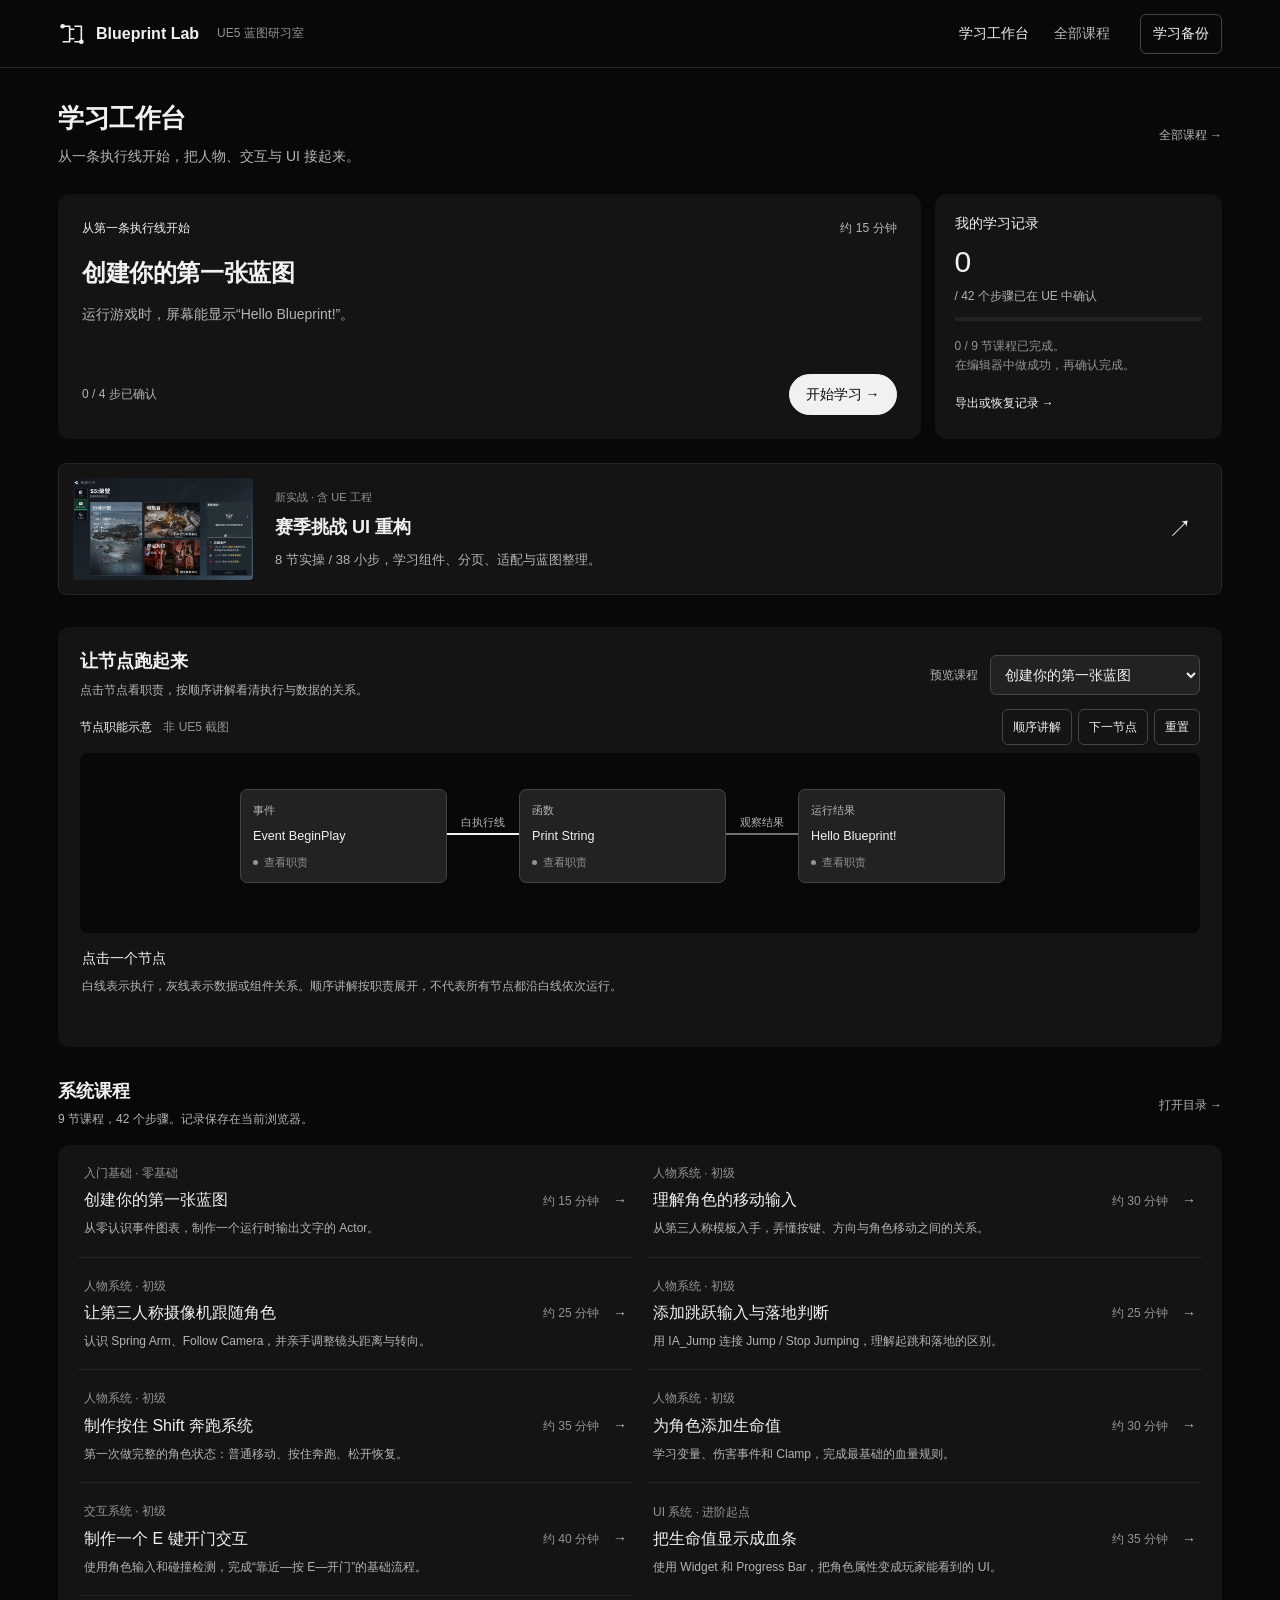
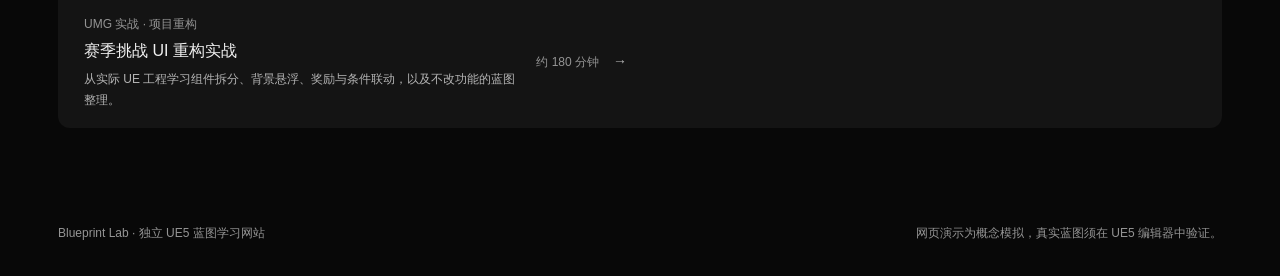
<file: index.html>
<!doctype html>
<html lang="zh-CN"><head><meta charset="utf-8"><meta name="viewport" content="width=device-width,initial-scale=1"><meta name="theme-color" content="#080808"><meta name="description" content="Blueprint Lab：交互式 UE5 蓝图学习工作台。9 节课程、42 个步骤，节点讲解、引脚说明与概念实验。"><title>学习工作台 — Blueprint Lab</title><link rel="icon" href="favicon.svg" type="image/svg+xml"><link rel="stylesheet" href="style.css?v=3.0.0"><link rel="stylesheet" href="dynamic.css?v=3.0.0"><link rel="stylesheet" href="season.css?v=3.1.0"></head><body data-page="home"><a class="skip-link" href="#main-content">跳到学习内容</a><header class="site-header"><nav class="wrap nav" aria-label="主导航"><a class="brand" href="index.html"><svg class="brand-logo" viewBox="0 0 36 36" fill="none" aria-hidden="true"><path d="M6 8h9v20H6M21 8h9v20h-9M15 12h6m-6 12h6" stroke="currentColor" stroke-width="2"/><circle cx="6" cy="8" r="3" fill="currentColor"/><circle cx="30" cy="28" r="3" fill="currentColor"/></svg><span>Blueprint Lab</span><small>UE5 蓝图研习室</small></a><div class="nav-links"><a class="active" aria-current="page" href="index.html">学习工作台</a><a  href="courses.html">全部课程</a></div><a class="nav-mobile" href="courses.html">课程目录</a><button class="backup-trigger" type="button" data-open-backup>学习备份</button></nav></header><main class="wrap workbench" id="main-content" tabindex="-1"><div class="workspace-title"><div><h1>学习工作台</h1><p>从一条执行线开始，把人物、交互与 UI 接起来。</p></div><a class="text-link" href="courses.html">全部课程 →</a></div><div class="home-continue" id="learning-return"></div><section class="home-live" aria-labelledby="live-title"><div class="section-heading"><div><h2 id="live-title">让节点跑起来</h2><p>点击节点看职责，按顺序讲解看清执行与数据的关系。</p></div><label class="course-picker">预览课程<select id="preview-course"></select></label></div><div id="home-graph"></div></section><section class="course-directory" aria-labelledby="home-course-title"><div class="section-heading"><div><h2 id="home-course-title">系统课程</h2><p>9 节课程，42 个步骤。记录保存在当前浏览器。</p></div><a class="text-link" href="courses.html">打开目录 →</a></div><div id="home-courses" class="course-grid"></div></section></main><footer class="site-footer"><div class="wrap footer-inner"><span>Blueprint Lab · 独立 UE5 蓝图学习网站</span><span>网页演示为概念模拟，真实蓝图须在 UE5 编辑器中验证。</span></div></footer><dialog id="backup-dialog" aria-labelledby="backup-title"><div class="dialog-head"><h2 id="backup-title">备份学习记录</h2><button type="button" data-close-backup>关闭</button></div><p>导出步骤勾选、阅读位置与笔记，换设备后可导入。记录只保存在你的浏览器与导出文件中。</p><div class="backup-actions"><button type="button" class="btn btn-primary" id="export-progress">导出备份</button><label class="btn btn-secondary" for="import-progress">选择备份文件</label><input class="sr-only" type="file" id="import-progress" accept=".json,application/json"></div><details class="paste-backup"><summary>也可以粘贴备份内容</summary><label for="backup-json">备份 JSON</label><textarea id="backup-json" rows="4" maxlength="200000" placeholder="粘贴本站导出的完整 JSON 内容"></textarea><button class="btn btn-secondary" type="button" id="restore-pasted">校验并恢复</button></details><p class="backup-help">导入会合并已完成步骤；已有笔记保留，不同内容追加到末尾。</p><p id="backup-feedback" role="status" aria-live="polite"></p></dialog><div id="storage-feedback" class="storage-feedback" role="status" hidden></div><noscript><p class="noscript">请开启 JavaScript 以使用课程、节点讲解与实验台。</p></noscript><script src="data.js?v=3.0.0" defer></script><script src="season-data.js?v=3.1.0" defer></script><script src="backup.js?v=3.0.0" defer></script><script src="app.js?v=3.0.0" defer></script><script src="graph.js?v=3.1.0" defer></script><script src="season-project.js?v=3.1.0" defer></script></body></html>
</file>
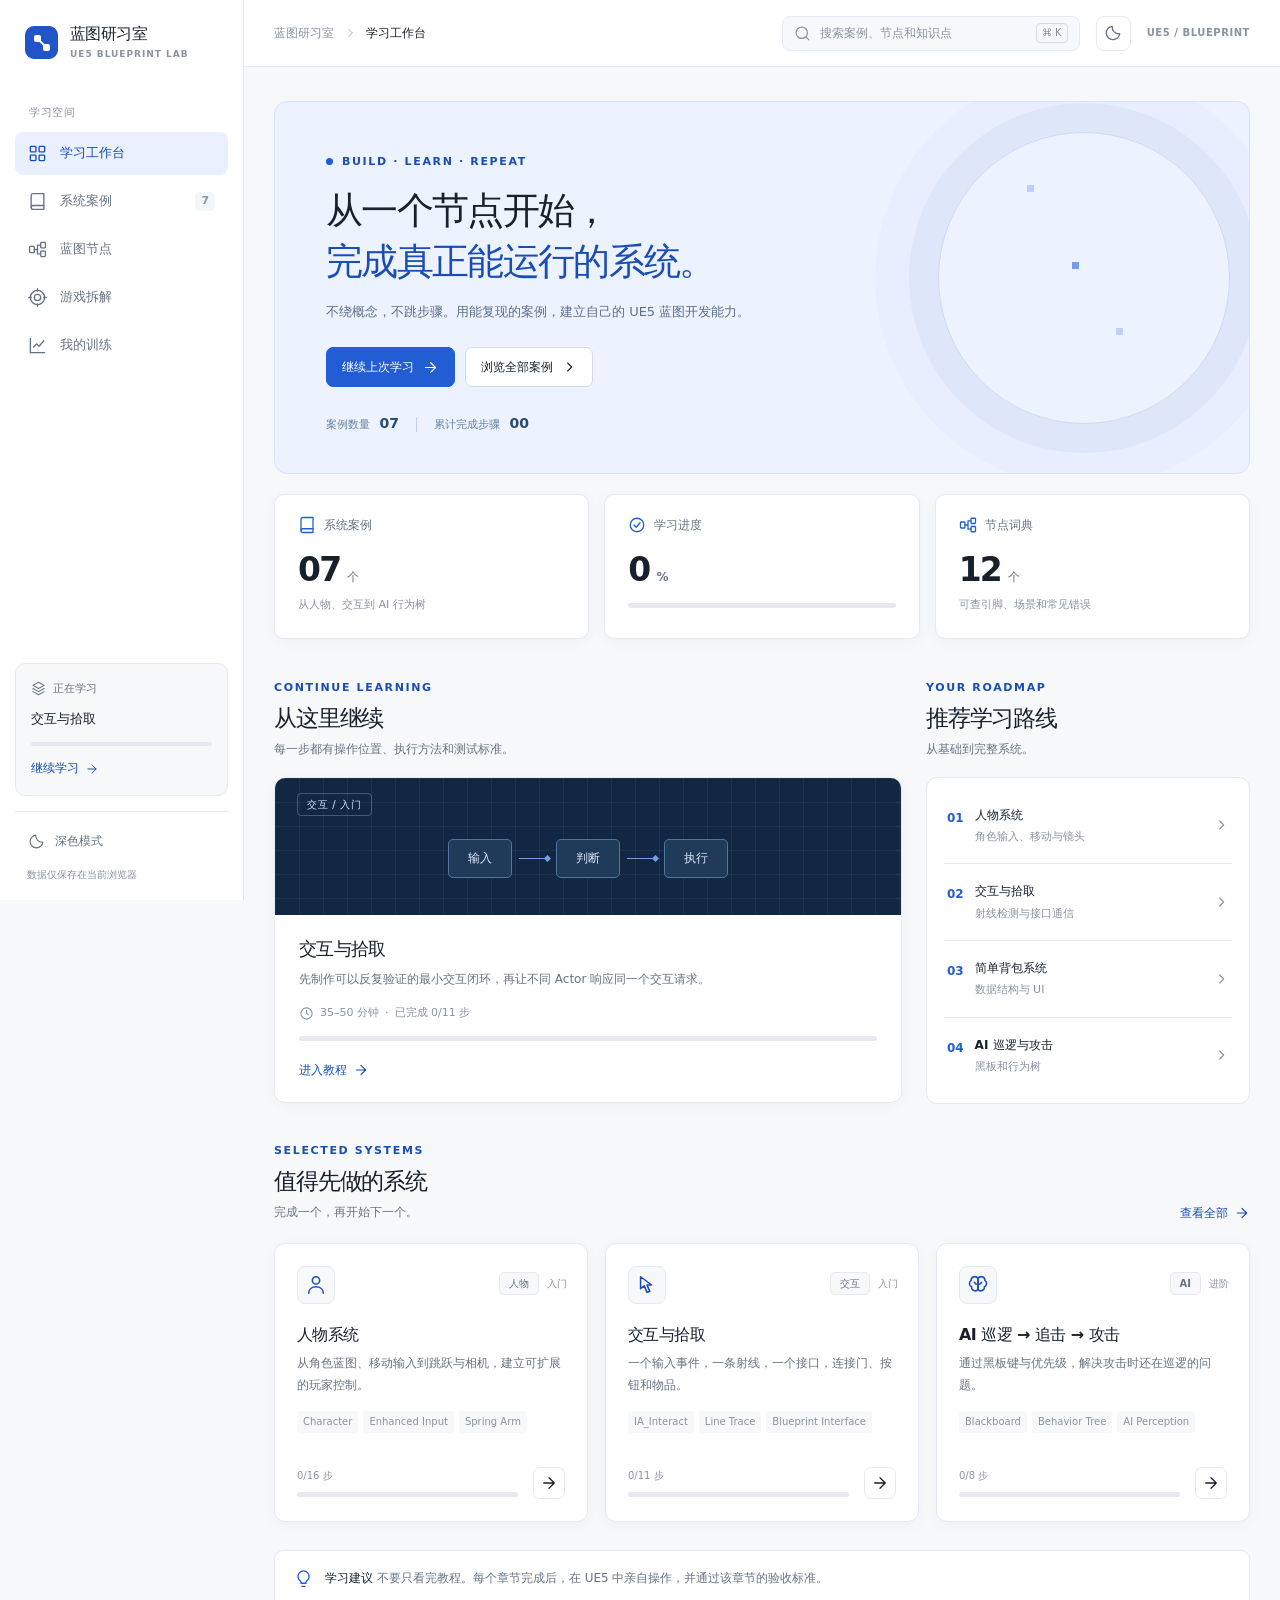
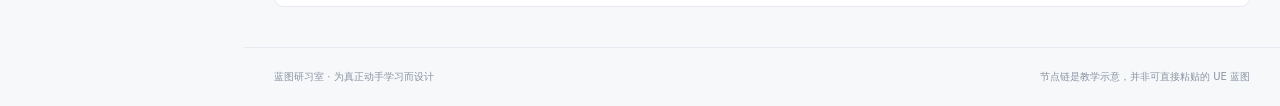
<file: %E8%93%9D%E5%9B%BE%E7%A0%94%E4%B9%A0%E5%AE%A4-UE5%E5%AD%A6%E4%B9%A0%E5%8A%A9%E6%89%8B-V2-%E5%8F%AF%E7%9B%B4%E6%8E%A5%E6%89%93%E5%BC%80.html>
<!doctype html>
<html lang="zh-CN">
<head>
  <meta charset="UTF-8" />
  <meta name="viewport" content="width=device-width, initial-scale=1, viewport-fit=cover" />
  <meta name="theme-color" content="#f7f8fa" />
  <meta name="description" content="蓝图研习室 · 用清晰、可复现的步骤学习 Unreal Engine 5 蓝图系统。" />
  <title>蓝图研习室 — UE5 Blueprint Lab</title>
  <style>
:root{color-scheme:light;--bg:#f7f8fa;--side:#fff;--card:#fff;--ink:#17202b;--muted:#677384;--tertiary:#8993a2;--line:#e6e9ef;--line-strong:#d5dae2;--accent:#235dd4;--accent-soft:#eaf0ff;--accent-ink:#194db4;--hover:#f3f6fa;--shadow:0 3px 15px rgba(19,33,56,.035);--radius:12px;--focus:0 0 0 3px #a8c5ff;--hero:#edf2ff;--blueprint:#122744;--blueprint-ink:#dce9fa}
:root[data-theme=dark]{color-scheme:dark;--bg:#101318;--side:#161a20;--card:#191e26;--ink:#eef0f6;--muted:#a0aab9;--tertiary:#788494;--line:#2b333d;--line-strong:#414957;--accent:#8cb4ff;--accent-soft:#22324d;--accent-ink:#a7caff;--hover:#202732;--shadow:0 3px 16px rgba(0,0,0,.1);--hero:#18263d;--blueprint:#0b1829;--blueprint-ink:#d3e5ff}
*{box-sizing:border-box}html{scroll-behavior:smooth}body{margin:0;background:var(--bg);color:var(--ink);font-family:Inter,"Noto Sans SC","PingFang SC","Microsoft YaHei",-apple-system,BlinkMacSystemFont,system-ui,sans-serif;font-size:14px;line-height:1.55;font-synthesis:none}button,input,textarea{font:inherit}button{cursor:pointer}button:disabled{cursor:not-allowed;opacity:.42}button:focus-visible,input:focus-visible,textarea:focus-visible,summary:focus-visible{outline:none;box-shadow:var(--focus)}a{color:inherit}svg{flex-shrink:0}h1,h2,h3,p{margin-top:0}h1,h2,h3{letter-spacing:-.035em}h1{font-size:40px;line-height:1.3}h2{font-size:26px;line-height:1.35}h3{font-size:18px;line-height:1.35}.sr-only{position:absolute;width:1px;height:1px;padding:0;margin:-1px;overflow:hidden;clip:rect(0,0,0,0);white-space:nowrap;border:0}
.site-shell{min-height:100vh;display:flex}.sidebar{width:244px;position:fixed;left:0;top:0;bottom:0;z-index:40;background:var(--side);border-right:1px solid var(--line);display:flex;flex-direction:column;padding:24px 15px 18px;overflow-y:auto}.page-frame{margin-left:244px;width:calc(100% - 244px);min-height:100vh;display:flex;flex-direction:column}.brand{display:flex;align-items:center;gap:12px;padding:1px 10px 44px;cursor:pointer}.brand-icon{display:grid;place-items:center;width:33px;height:33px;background:#2155c7;border:1px solid #2155c7;border-radius:9px;position:relative;box-shadow:inset 0 0 0 5px #2155c7}.brand-icon:before,.brand-icon:after,.brand-connect:before{content:"";position:absolute;background:white;border-radius:2px}.brand-icon:before{width:7px;height:7px;left:8px;top:8px}.brand-icon:after{width:7px;height:7px;right:7px;bottom:7px}.brand-connect:before{width:12px;height:2px;transform:rotate(43deg);top:16px;left:11px}.brand-txt{display:flex;flex-direction:column;line-height:1.15}.brand-txt strong{font-size:16px;letter-spacing:-.035em}.brand-txt small{font-size:9px;font-weight:700;letter-spacing:.11em;color:var(--tertiary);margin-top:6px}.sidebar-section{font-size:11px;font-weight:750;color:var(--tertiary);letter-spacing:.06em;padding:0 14px;margin-bottom:11px}.main-nav{display:flex;flex-direction:column;gap:5px}.nav-item{width:100%;text-align:left;border:0;border-radius:8px;background:transparent;color:var(--muted);display:flex;align-items:center;gap:13px;height:43px;padding:0 13px;font-size:13px;font-weight:620;transition:background .15s,color .15s}.nav-item:hover{background:var(--hover);color:var(--ink)}.nav-item.active{color:var(--accent-ink);background:var(--accent-soft)}.nav-item small{margin-left:auto;background:var(--hover);border-radius:5px;padding:1px 6px;color:var(--tertiary)}.sidebar-spacer{flex:1;min-height:45px}.sidebar-panel{border:1px solid var(--line);background:var(--bg);border-radius:10px;padding:16px 15px}.sidebar-panel-top{font-size:11px;color:var(--muted);display:flex;align-items:center;gap:7px;margin-bottom:12px}.sidebar-panel strong{display:block;font-size:13px;margin-bottom:13px}.sidebar-panel .meter{margin-bottom:11px}.subtle-action,.text-link{border:0;background:none;color:var(--accent-ink);font-weight:690;display:inline-flex;align-items:center;gap:6px;padding:0;font-size:12px}.subtle-action:hover,.text-link:hover{text-decoration:underline}.sidebar-footer{margin-top:15px;padding:12px 12px 0;border-top:1px solid var(--line)}.sidebar-footer button{width:100%;display:flex;align-items:center;gap:10px;border:0;background:transparent;color:var(--muted);text-align:left;padding:8px 1px;font-size:12px}.sidebar-footnote{color:var(--tertiary);font-size:10px;padding-top:8px}.topbar{height:67px;position:sticky;top:0;z-index:30;display:flex;align-items:center;justify-content:space-between;padding:0 44px;background:var(--card);border-bottom:1px solid var(--line)}.topbar-left,.topbar-actions,.crumb{display:flex;align-items:center}.crumb{gap:9px;font-size:12px}.crumb>span{color:var(--tertiary)}.crumb svg{color:#a7afbc}.crumb strong{font-weight:690}.topbar-actions{gap:16px}.search-trigger{height:35px;width:298px;border:1px solid var(--line);background:var(--bg);border-radius:8px;color:var(--tertiary);display:flex;align-items:center;gap:9px;padding:0 11px;font-size:12px}.search-trigger span{white-space:nowrap;overflow:hidden;text-overflow:ellipsis}.search-trigger kbd{margin-left:auto;border:1px solid var(--line-strong);padding:1px 5px;border-radius:4px;font-family:inherit;font-size:10px;white-space:nowrap}.icon-button{display:grid;place-items:center;width:35px;height:35px;background:transparent;color:var(--muted);border:1px solid var(--line);border-radius:8px}.icon-button:hover{background:var(--hover)}.version-tag{font-size:10px;letter-spacing:.055em;color:var(--tertiary);font-weight:750;white-space:nowrap}.mobile-menu{display:none}.main-content{flex:1}.container{width:min(1180px,calc(100% - 88px));margin:0 auto}.page-footer{display:flex;justify-content:space-between;gap:20px;padding:21px 44px;border-top:1px solid var(--line);color:var(--tertiary);font-size:10px}.eyebrow{font-size:11px;letter-spacing:.15em;font-weight:790;color:var(--accent-ink);text-transform:uppercase;display:flex;align-items:center;gap:9px}.eyebrow-dot{width:7px;height:7px;background:var(--accent);border-radius:50%}
/* workspace hero */
.hero{min-height:351px;padding:51px 51px 38px;margin-top:34px;background:var(--hero);border:1px solid #d8e3fa;border-radius:13px;position:relative;overflow:hidden}.hero:before{content:"";pointer-events:none;position:absolute;right:2%;top:8%;height:290px;width:290px;border:1px solid rgba(62,105,183,.18);border-radius:50%;box-shadow:0 0 0 29px rgba(62,105,183,.055),0 0 0 63px rgba(62,105,183,.028)}.hero:after{content:"";position:absolute;width:7px;height:7px;background:#779beb;right:170px;top:160px;box-shadow:-45px -77px 0 #bdcfff,44px 66px 0 #bdcfff}.hero>*{position:relative;z-index:1}.hero h1{font-size:37px;margin:15px 0 13px;font-weight:760;line-height:1.38;letter-spacing:-.045em}.hero h1 span{color:var(--accent-ink)}.hero>p{max-width:560px;color:#5c6f87;line-height:1.9;font-size:13px;margin-bottom:22px}.hero-actions{display:flex;gap:10px;flex-wrap:wrap}.button{border:1px solid var(--line-strong);background:var(--card);color:var(--ink);border-radius:7px;padding:10px 15px;min-height:38px;display:inline-flex;align-items:center;justify-content:center;gap:8px;font-size:12px;font-weight:730;transition:transform .1s,background .15s}.button:hover:not(:disabled){transform:translateY(-1px)}.button.primary{border-color:#235dd4;background:#235dd4;color:#fff}.button.primary:hover{background:#194db4}.button.secondary{background:var(--card)}.button.success{color:#197651;background:#e8f8f0;border-color:#bce9d2}.hero-index{display:flex;align-items:center;gap:17px;color:#66809b;font-size:11px;margin-top:26px}.hero-index strong{color:#294a73;font-size:14px;margin-left:6px}.hero-index .vline{height:15px;border-left:1px solid #c0d0e5}.stat-layout{display:grid;grid-template-columns:repeat(3,minmax(0,1fr));gap:15px;margin-top:20px}.stat-card{background:var(--card);border:1px solid var(--line);box-shadow:var(--shadow);border-radius:10px;padding:21px 23px;min-height:145px}.stat-card>span{display:flex;align-items:center;gap:8px;color:var(--muted);font-size:12px;font-weight:650}.stat-card>span svg{color:var(--accent)}.stat-card strong{display:block;font-size:33px;line-height:1.2;margin-top:15px;font-weight:710;letter-spacing:-.055em}.stat-card strong em{font-size:12px;color:var(--muted);font-style:normal;margin-left:7px;font-weight:600;letter-spacing:0}.stat-card small{display:block;margin-top:7px;font-size:11px;color:var(--tertiary)}.stat-card .meter{margin-top:14px}.meter{height:5px;background:var(--line);overflow:hidden;border-radius:99px}.meter>span{height:100%;display:block;background:var(--accent);border-radius:inherit;transition:width .18s}.meter.thin{height:4px}.desktop-two{display:grid;grid-template-columns:minmax(0,1.55fr) minmax(275px,.8fr);gap:24px;margin-top:40px}.section-heading{display:flex;justify-content:space-between;align-items:end;gap:18px;margin:38px 0 20px}.desktop-two .section-heading{margin:0 0 17px}.section-heading h2{font-size:23px;letter-spacing:-.05em;margin:7px 0 5px}.section-heading p{color:var(--muted);font-size:12px;line-height:1.7;margin:0}.continue-card{background:var(--card);border:1px solid var(--line);border-radius:11px;overflow:hidden;box-shadow:var(--shadow)}.continue-art{height:137px;background-color:var(--blueprint);background-image:linear-gradient(rgba(163,185,222,.075) 1px,transparent 1px),linear-gradient(90deg,rgba(163,185,222,.075) 1px,transparent 1px);background-size:24px 24px;padding:15px 22px;position:relative}.blueprint-pill{display:inline-block;color:#d4e6fa;border:1px solid rgba(220,236,255,.25);padding:3px 9px;border-radius:4px;font-size:10px;letter-spacing:.07em}.circuit{display:flex;align-items:center;justify-content:center;gap:7px;margin-top:23px}.circuit-node{font-size:12px;border:1px solid #4e769e;background:#203a59;color:var(--blueprint-ink);padding:9px 19px;border-radius:5px;white-space:nowrap}.circuit i{display:block;width:30px;height:1px;background:#73a0df;position:relative}.circuit i:after{content:"";position:absolute;width:5px;height:5px;right:-1px;top:-2px;background:#73a0df;transform:rotate(45deg)}.continue-body{padding:22px 24px}.continue-body h3{margin:0 0 8px;font-size:18px}.continue-body>p{font-size:12px;color:var(--muted);line-height:1.8;margin:0 0 14px}.continue-meta{display:flex;align-items:center;gap:6px;color:var(--tertiary);font-size:11px}.continue-body .meter{margin-top:14px;margin-bottom:18px}.roadmap{border:1px solid var(--line);border-radius:11px;background:var(--card);padding:10px 17px}.roadmap-item{width:100%;display:flex;align-items:center;gap:11px;text-align:left;padding:18px 3px;border:0;border-bottom:1px solid var(--line);background:transparent;color:var(--ink)}.roadmap-item:hover strong{color:var(--accent-ink)}.roadmap-item:last-child{border:0}.roadmap-num{color:var(--accent);font-size:12px;font-weight:760;align-self:flex-start;margin-top:3px}.roadmap-item>span:nth-child(2){flex:1;display:flex;flex-direction:column}.roadmap-item strong{font-size:12px;font-weight:730}.roadmap-item small{font-size:11px;color:var(--tertiary);margin-top:4px}.roadmap-item svg{color:var(--tertiary)}.card-grid{display:grid;grid-template-columns:repeat(3,minmax(0,1fr));gap:17px}.case-card{position:relative;display:flex;flex-direction:column;background:var(--card);border:1px solid var(--line);border-radius:11px;padding:22px;min-height:279px;box-shadow:var(--shadow);transition:border-color .15s,transform .15s}.case-card:hover{border-color:#a8bde7;transform:translateY(-2px)}.case-icon{width:38px;height:38px;border:1px solid var(--line);display:grid;place-items:center;color:var(--accent-ink);background:var(--bg);border-radius:8px;margin-bottom:20px}.case-top{position:absolute;right:20px;top:28px;display:flex;align-items:center;gap:8px}.pill{display:inline-flex;align-items:center;padding:3px 9px;border:1px solid var(--line);border-radius:5px;background:var(--bg);font-size:10px;color:var(--muted);font-weight:670;white-space:nowrap}.pill.accent{color:var(--accent-ink);background:var(--accent-soft);border-color:transparent}.case-level{font-size:10px;color:var(--tertiary)}.case-card h3{font-size:16px;margin:0 0 8px}.case-card p{font-size:12px;color:var(--muted);line-height:1.8;margin:0 0 15px;min-height:43px}.tagline{display:flex;flex-wrap:wrap;gap:5px;margin-bottom:21px}.tagline span,.lesson-tags span{font-size:10px;color:var(--tertiary);padding:3px 6px;background:var(--bg);border-radius:3px}.case-bottom{display:flex;align-items:center;gap:15px;margin-top:auto}.mini-progress{flex:1;display:flex;flex-direction:column;gap:8px}.mini-progress>span{font-size:10px;color:var(--tertiary)}.case-open{width:32px;height:32px;border:1px solid var(--line);background:var(--card);display:grid;place-items:center;border-radius:7px;color:var(--ink)}.case-open:hover{color:var(--accent-ink);background:var(--accent-soft)}.bottom-note{display:flex;align-items:flex-start;gap:12px;border:1px solid var(--line);background:var(--card);padding:17px 19px;border-radius:9px;color:var(--muted);font-size:12px;line-height:1.8;margin:28px 0 40px}.bottom-note svg{color:var(--accent);margin-top:1px}.bottom-note strong{color:var(--ink)}
/* catalog */
.page-content{padding-top:28px;padding-bottom:48px}.page-content>.section-heading{margin:15px 0 27px}.page-content>.section-heading h2{font-size:30px}.library-toolbar{display:flex;align-items:center;justify-content:space-between;gap:12px;margin-top:28px}.library-toolbar>span{font-size:11px;color:var(--tertiary)}.inline-search{display:flex;align-items:center;gap:9px;height:42px;max-width:460px;width:100%;background:var(--card);border:1px solid var(--line-strong);border-radius:8px;padding:0 13px;color:var(--tertiary)}.inline-search:focus-within{border-color:var(--accent)}.inline-search input{border:0;outline:none;width:100%;background:transparent;color:var(--ink);font-size:12px}.inline-search input::placeholder{color:var(--tertiary)}.filter-row{display:flex;gap:7px;flex-wrap:wrap;margin:21px 0}.filter-button{border:1px solid var(--line);background:var(--card);color:var(--muted);font-size:12px;font-weight:620;padding:7px 13px;border-radius:6px}.filter-button.selected{border-color:var(--accent);color:var(--accent-ink);background:var(--accent-soft)}.empty-state{padding:65px 20px;text-align:center;display:flex;flex-direction:column;align-items:center;gap:14px;color:var(--muted)}.empty-state strong{font-size:16px;color:var(--ink)}
/* lesson */
.lesson-page{padding-bottom:55px}.lesson-back{display:flex;align-items:center;justify-content:space-between;margin-top:25px}.lesson-title{margin-top:20px;margin-bottom:23px}.lesson-title h1{font-size:32px;margin:8px 0}.lesson-title>p{font-size:13px;color:var(--muted);max-width:740px;line-height:1.9;margin-bottom:13px}.lesson-tags{display:flex;gap:7px;flex-wrap:wrap}.lesson-progress{border:1px solid var(--line);border-radius:9px;background:var(--card);padding:12px 17px;margin:22px 0 26px}.lesson-progress>div:first-child{display:flex;align-items:center;justify-content:space-between;margin-bottom:10px;font-size:11px}.lesson-progress>div:first-child span{color:var(--tertiary)}.lesson-layout{display:grid;grid-template-columns:205px minmax(0,1fr) 220px;gap:17px;align-items:start}.lesson-nav,.lesson-right{position:sticky;top:87px;max-height:calc(100vh - 102px);overflow:auto}.lesson-nav{background:var(--card);border:1px solid var(--line);border-radius:9px;padding:15px 7px}.lesson-sidebar-heading{display:flex;align-items:center;justify-content:space-between;padding:0 10px 11px;font-size:11px;font-weight:780}.lesson-sidebar-heading span{font-weight:550;color:var(--tertiary)}.branch-heading{border-top:1px solid var(--line);padding-top:14px;margin-top:12px}.lesson-nav-items{display:flex;flex-direction:column;gap:2px}.lesson-step{background:transparent;border:0;border-radius:6px;text-align:left;color:var(--muted);font-size:11px;display:flex;align-items:flex-start;gap:9px;width:100%;padding:9px 8px;min-height:37px}.lesson-step:hover{background:var(--hover)}.lesson-step.current{color:var(--accent-ink);background:var(--accent-soft);font-weight:700}.lesson-step.finished .step-indicator{color:#208867}.step-indicator{font-size:10px;font-weight:700;color:var(--tertiary);width:17px;flex-shrink:0}.lesson-article{min-width:0;background:var(--card);border:1px solid var(--line);border-radius:10px;padding:27px 29px 26px;box-shadow:var(--shadow)}.lesson-article-top{display:flex;align-items:center;justify-content:space-between;gap:10px}.step-counter{color:var(--accent-ink);font-weight:730;font-size:11px;letter-spacing:.025em}.bookmark-btn{background:transparent;border:0;display:flex;align-items:center;gap:5px;font-size:11px;color:var(--tertiary)}.bookmark-btn.bookmarked{color:var(--accent-ink)}.lesson-article h2{font-size:25px;margin:23px 0 25px}.guide-block{margin-bottom:26px}.guide-heading{font-size:12px;display:flex;align-items:center;gap:9px;font-weight:750;margin-bottom:10px}.guide-heading svg{color:var(--accent)}.guide-block p,.check-panel p{margin:0;font-size:12px;color:var(--muted);line-height:1.9}.subtle-block{border-left:3px solid #d3e1ff;padding:12px 14px;background:var(--bg);border-radius:0 6px 6px 0}.subtle-block .guide-heading{margin-bottom:5px}.flow-title{font-size:12px;font-weight:750;margin-bottom:10px;display:flex;align-items:center;justify-content:space-between;gap:8px}.flow-title span{font-size:10px;font-weight:520;color:var(--tertiary)}.flow-preview{background:var(--blueprint);color:var(--blueprint-ink);border-radius:7px;padding:17px 46px 20px 17px;position:relative;margin-bottom:24px;background-image:linear-gradient(rgba(180,200,230,.055) 1px,transparent 1px),linear-gradient(90deg,rgba(180,200,230,.055) 1px,transparent 1px);background-size:18px 18px}.flow-label{font-size:9px;letter-spacing:.15em;color:#83a8d9;font-weight:760;margin-bottom:16px}.flow-text{font-size:12px;line-height:2;word-break:break-word}.flow-copy{position:absolute;right:12px;top:11px;border:1px solid #365879;background:#163453;color:#c1dafa;border-radius:5px;padding:6px;display:grid;place-items:center}.check-panel{padding:16px 17px;border:1px solid var(--line);border-radius:8px;margin-bottom:14px}.check-panel p{margin:0 0 15px}.check-panel .button{min-height:37px}.error-details{border:1px solid var(--line);border-radius:7px;font-size:12px}.error-details summary{cursor:pointer;display:flex;align-items:center;gap:8px;padding:13px 16px;font-weight:670;list-style:none}.error-details summary::-webkit-details-marker{display:none}.error-details summary>svg:first-child{color:#bf792a}.error-details summary>svg:last-child{margin-left:auto;color:var(--tertiary)}.error-details[open] summary>svg:last-child{transform:rotate(90deg)}.error-details p{margin:0;padding:0 16px 16px 42px;color:var(--muted);line-height:1.85}.lesson-navigation{display:flex;align-items:center;justify-content:space-between;gap:10px;padding-top:22px}.lesson-right{display:flex;flex-direction:column;gap:12px}.right-widget{padding:17px 16px;border:1px solid var(--line);background:var(--card);border-radius:9px}.widget-label{font-size:11px;font-weight:800;display:block;margin-bottom:14px}.goal-item{display:flex;gap:8px;align-items:flex-start;margin-bottom:12px;font-size:11px;color:var(--muted);line-height:1.7}.goal-item svg{color:var(--accent);margin-top:2px}.goal-item:last-child{margin:0}.note-area{border:1px solid var(--line);background:var(--bg);color:var(--ink);border-radius:7px;resize:vertical;min-height:100px;padding:10px;display:block;width:100%;font-size:11px;line-height:1.8;outline:none}.note-area:focus{border-color:var(--accent)}.note-foot{font-size:10px;color:var(--tertiary);margin-top:8px}
/* nodes */
.nodes-grid{display:grid;grid-template-columns:repeat(3,minmax(0,1fr));gap:14px}.node-item{text-align:left;border:1px solid var(--line);background:var(--card);border-radius:10px;min-height:200px;padding:19px;display:flex;flex-direction:column;align-items:flex-start;gap:10px}.node-item:hover{border-color:#a6bbe7}.node-label{display:flex;align-items:center;gap:10px}.node-badge{display:grid;place-items:center;width:32px;height:32px;border-radius:7px;background:var(--accent-soft);color:var(--accent-ink)}.node-item strong{font-size:15px;letter-spacing:-.02em}.node-item p{font-size:12px;line-height:1.75;color:var(--muted);margin:0;flex:1}.node-more{display:flex;align-items:center;gap:6px;font-size:11px;font-weight:720;color:var(--accent-ink)}
/* breakdown */
.breakdown-hero{background:var(--blueprint);color:#eef4fc;border-radius:11px;padding:36px 41px;margin-top:22px;margin-bottom:20px;background-image:linear-gradient(rgba(164,199,239,.05) 1px,transparent 1px),linear-gradient(90deg,rgba(164,199,239,.05) 1px,transparent 1px);background-size:24px 24px}.breakdown-hero .eyebrow{color:#91b7ef}.breakdown-hero h2{font-size:27px;margin:15px 0 13px;line-height:1.4}.breakdown-hero p{font-size:12px;line-height:1.95;max-width:600px;color:#bdcde2}.breakdown-tags{display:flex;flex-wrap:wrap;gap:8px;margin-top:16px}.breakdown-tags span{border:1px solid #395b7e;padding:5px 10px;border-radius:5px;font-size:11px;color:#cbdbed}.breakdown-grid{display:grid;grid-template-columns:repeat(2,minmax(0,1fr));gap:15px}.breakdown-card{background:var(--card);border:1px solid var(--line);border-radius:9px;padding:24px}.break-num{font-size:10px;font-weight:740;color:var(--accent-ink);letter-spacing:.09em}.breakdown-card h3{margin:10px 0 7px;font-size:18px}.breakdown-card p{font-size:12px;color:var(--muted);margin-bottom:14px}.breakdown-card ul{margin:0;padding:0;list-style:none}.breakdown-card li{position:relative;padding:5px 0 5px 16px;color:var(--muted);font-size:12px;line-height:1.7}.breakdown-card li:before{content:"";background:var(--accent);position:absolute;top:13px;left:1px;width:5px;height:5px;border-radius:50%}
/* training */
.training-summary{display:grid;grid-template-columns:1.5fr 1fr 1fr;gap:14px}.training-summary>div{background:var(--card);border:1px solid var(--line);border-radius:9px;padding:22px}.training-summary>div>span{color:var(--muted);font-size:12px}.training-summary strong{display:block;font-size:29px;letter-spacing:-.04em;margin-top:10px;margin-bottom:11px}.training-summary small{font-size:13px;color:var(--tertiary);font-weight:570;letter-spacing:0}.training-section{margin-top:30px}.training-section-head{margin-bottom:15px}.training-section-head h3{font-size:18px;margin-bottom:4px}.training-section-head p{font-size:12px;color:var(--muted);margin:0}.training-cases{background:var(--card);border:1px solid var(--line);border-radius:10px;overflow:hidden}.training-case{width:100%;display:flex;gap:15px;align-items:center;padding:15px 18px;background:transparent;border:0;border-bottom:1px solid var(--line);color:var(--ink);text-align:left}.training-case:hover{background:var(--hover)}.training-case:last-child{border:0}.train-icon{width:33px;height:33px;display:grid;place-items:center;border-radius:6px;color:var(--accent-ink);background:var(--accent-soft)}.train-info{flex:1;display:flex;flex-direction:column;gap:8px}.train-info strong{font-size:12px}.train-info .meter{max-width:450px}.train-count{font-size:11px;color:var(--tertiary)}.backup-actions{display:flex;gap:10px;flex-wrap:wrap}.favorites-list{display:flex;gap:10px;flex-wrap:wrap}.favorites-list button{display:flex;align-items:center;gap:8px;background:var(--card);border:1px solid var(--line);border-radius:6px;color:var(--ink);padding:9px 13px;font-size:12px}
/* dialogs */
.dialog-wrap{position:fixed;inset:0;z-index:100;background:rgba(8,18,32,.52);display:flex;align-items:flex-start;justify-content:center;padding:13vh 15px 25px}.search-dialog,.node-dialog{width:min(620px,100%);background:var(--card);border:1px solid var(--line);box-shadow:0 20px 85px rgba(0,0,0,.2);border-radius:12px;overflow:hidden}.dialog-search{display:flex;align-items:center;gap:12px;border-bottom:1px solid var(--line);padding:17px 19px;color:var(--tertiary)}.dialog-search input{outline:none;border:0;flex:1;min-width:0;background:transparent;color:var(--ink);font-size:14px}.dialog-search kbd{border:1px solid var(--line);font-family:inherit;border-radius:4px;padding:2px 6px;font-size:10px}.dialog-results{padding:6px 9px 17px;max-height:55vh;overflow:auto}.dialog-group{color:var(--tertiary);font-size:10px;padding:16px 10px 8px;font-weight:790;letter-spacing:.06em}.dialog-result{width:100%;display:flex;align-items:center;gap:13px;text-align:left;background:transparent;border:0;border-radius:7px;padding:11px;color:var(--ink)}.dialog-result:hover{background:var(--hover)}.dialog-result>svg:first-child{color:var(--accent)}.dialog-result>span{display:flex;flex:1;min-width:0;flex-direction:column}.dialog-result strong{font-size:12px}.dialog-result small{white-space:nowrap;text-overflow:ellipsis;overflow:hidden;font-size:11px;color:var(--tertiary);margin-top:3px}.dialog-result>svg:last-child{color:var(--tertiary)}.dialog-empty{font-size:11px;color:var(--tertiary);padding:10px}.dialog-footer{font-size:10px;color:var(--tertiary);padding:12px 19px;border-top:1px solid var(--line)}.dialog-footer span{float:right}.node-dialog{position:relative;padding:29px 31px 24px;max-height:80vh;overflow:auto}.node-dialog h2{margin:15px 0 7px;font-size:27px}.node-dialog>p{color:var(--muted);font-size:12px;line-height:1.8}.node-dialog dl{margin:22px 0 0;display:grid;grid-template-columns:90px 1fr;gap:0}.node-dialog dt,.node-dialog dd{border-top:1px solid var(--line);padding:13px 0;margin:0;font-size:12px;line-height:1.8}.node-dialog dt{font-weight:770}.node-dialog dd{color:var(--muted)}.dialog-close{position:absolute;top:17px;right:17px;border:0;background:var(--bg);color:var(--muted);display:grid;place-items:center;border-radius:6px;width:30px;height:30px}.toast{position:fixed;z-index:200;bottom:27px;left:50%;transform:translateX(-50%);background:#1c2b40;color:#fff;padding:10px 18px;border-radius:7px;box-shadow:0 10px 30px #0002;font-size:12px;white-space:nowrap}.mobile-overlay{display:none}
/* responsive */
@media(max-width:1320px){.lesson-layout{grid-template-columns:195px minmax(0,1fr)}.lesson-right{grid-column:2;position:static;max-height:none;display:grid;grid-template-columns:repeat(2,minmax(0,1fr))}.lesson-right .right-widget:last-child{grid-column:1/-1}.container{width:min(1180px,calc(100% - 60px))}.topbar{padding:0 30px}.page-footer{padding:21px 30px}}
@media(max-width:1050px){.sidebar{width:214px}.page-frame{margin-left:214px;width:calc(100% - 214px)}.hero{padding:40px 35px}.hero:before{opacity:.4}.desktop-two{grid-template-columns:1fr}.aside-stack{margin-top:6px}.roadmap{display:grid;grid-template-columns:repeat(2,minmax(0,1fr))}.roadmap-item{border-bottom:0;border-right:1px solid var(--line);padding:14px 10px}.roadmap-item:nth-child(2n){border-right:0}.card-grid,.nodes-grid{grid-template-columns:repeat(2,minmax(0,1fr))}.version-tag{display:none}}
@media(max-width:900px){.sidebar{transform:translateX(-102%);transition:transform .2s;width:min(285px,84vw);z-index:70;box-shadow:10px 0 45px rgba(0,0,0,.15)}.page-frame{margin-left:0;width:100%}.site-shell.drawer-open .sidebar{transform:translateX(0)}.site-shell.drawer-open .mobile-overlay{display:block;position:fixed;inset:0;background:rgba(0,0,0,.37);z-index:60}.mobile-menu{display:grid;margin-right:13px}.topbar{height:60px}.container{width:min(1150px,calc(100% - 40px))}.hero{margin-top:22px}.page-footer{padding:20px}}
@media(max-width:680px){body{font-size:13px}.topbar{padding:0 17px}.topbar-actions{gap:8px}.search-trigger{width:36px;padding:0;display:grid;place-items:center}.search-trigger span,.search-trigger kbd{display:none}.theme-top{width:35px}.crumb>span,.crumb>svg{display:none}.container{width:calc(100% - 30px)}.hero{min-height:auto;margin-top:15px;padding:30px 22px 24px;border-radius:10px}.hero:before,.hero:after{display:none}.hero h1{font-size:28px;margin:14px 0}.hero>p{font-size:12px}.hero-actions{gap:8px}.hero-index{margin-top:22px}.hero-index strong{font-size:12px}.stat-layout{grid-template-columns:repeat(2,minmax(0,1fr));gap:9px;margin-top:11px}.stat-card{padding:16px 17px;min-height:128px}.stat-card:nth-child(3){grid-column:1/-1;min-height:104px}.stat-card strong{font-size:27px}.desktop-two{margin-top:30px;gap:28px}.section-heading{margin:29px 0 15px}.section-heading h2{font-size:21px}.section-heading p{font-size:11px}.continue-art{height:120px}.continue-body{padding:20px}.circuit-node{font-size:11px;padding:8px 13px}.circuit i{width:18px}.roadmap{grid-template-columns:1fr}.roadmap-item,.roadmap-item:nth-child(2n){border-right:0;border-bottom:1px solid var(--line)}.roadmap-item:last-child{border-bottom:0}.card-grid,.nodes-grid,.breakdown-grid{grid-template-columns:1fr;gap:11px}.case-card{min-height:240px;padding:19px}.case-icon{margin-bottom:15px}.case-card p{min-height:auto}.page-content{padding-top:19px}.page-content>.section-heading h2{font-size:26px}.library-toolbar{margin-top:15px}.filter-row{overflow:auto;flex-wrap:nowrap;scrollbar-width:none;margin:16px 0}.filter-button{white-space:nowrap}.lesson-back{margin-top:19px}.lesson-title{margin-top:21px}.lesson-title h1{font-size:29px}.lesson-title>p{font-size:12px}.lesson-layout{grid-template-columns:1fr;gap:13px}.lesson-nav{position:static;max-height:205px;overflow:auto;padding:11px 7px}.lesson-article{padding:23px 19px}.lesson-article h2{font-size:23px}.lesson-right{grid-column:1;grid-template-columns:1fr;display:grid}.lesson-right .right-widget:last-child{grid-column:1}.guide-block{margin-bottom:22px}.lesson-article .guide-block p,.check-panel p{font-size:12px}.lesson-navigation .button{padding:9px 13px}.flow-title{font-size:11px}.training-summary{grid-template-columns:repeat(2,1fr);gap:9px}.training-summary>div{padding:18px}.training-summary>div:first-child{grid-column:1/-1}.training-summary strong{font-size:27px}.breakdown-hero{padding:28px 24px}.breakdown-hero h2{font-size:24px}.breakdown-card{padding:20px}.node-item{min-height:165px}.page-footer{flex-direction:column;gap:3px;padding:17px 15px}.backup-actions .button{flex:1}.dialog-wrap{padding-top:7vh}.node-dialog{padding:23px 20px}.node-dialog dl{grid-template-columns:70px 1fr}}
@media(prefers-reduced-motion:reduce){*,*:before,*:after{scroll-behavior:auto!important;transition:none!important;animation:none!important}}
:root[data-theme=dark] .hero{border-color:#293b58}:root[data-theme=dark] .hero>p{color:#a6b8cc}:root[data-theme=dark] .hero-index{color:#b4c7d9}:root[data-theme=dark] .hero-index strong{color:#d0e2f4}:root[data-theme=dark] .button.primary{color:white}:root[data-theme=dark] .button.success{background:#14392c;border-color:#23533d;color:#a8e8ca}

.node-flow{display:flex;flex-wrap:wrap;align-items:center;gap:8px}.flow-chip{background:#233e5f;border:1px solid #527294;border-radius:5px;padding:7px 10px;font-size:11px;line-height:1.6;color:#e0efff;max-width:100%;overflow-wrap:anywhere}.flow-arrow{color:#8fb3e2;font-size:13px;font-weight:700}@media(max-width:680px){.node-flow{gap:6px}.flow-chip{padding:6px 8px;font-size:10px}}

</style>
</head>
<body>
  <div id="app"></div>
  <script>
// 蓝图研习室：本地教学数据。可在接入后端后迁移为 API/内容管理系统。
window.BlueprintData = (() => {
const step = (title, place, action, why, chain, check, trouble) => ({title, place, action, why, chain, check, trouble});
const cases = [
 {id:'interaction',icon:'pointer',category:'交互',level:'入门',minutes:'35–50 分钟',title:'交互与拾取',subtitle:'一个输入事件，一条射线，一个接口，连接门、按钮和物品。',intro:'先制作可以反复验证的最小交互闭环，再让不同 Actor 响应同一个交互请求。',tags:['IA_Interact','Line Trace','Blueprint Interface'],outcome:['面对物体按 E 可以触发交互','射线未命中时不会报错','不同交互物体使用同一接口'],prereq:['已新建 Third Person 蓝图项目','知道如何打开角色蓝图'],steps:[
 step('明确交互范围','关卡与角色蓝图','在关卡摆放一个立方体作为测试目标；确定只允许玩家面向、在一定距离内的物体被交互。','先定义可验证的范围，避免后续输入和目标判定混在一起。','玩家输入 → 射线检测 → 接口调用 → 物体响应','关卡中能找到玩家和测试立方体。','如果玩家不能移动，先检查当前 GameMode 是否使用正确的 Pawn。'),
 step('创建 IA_Interact','内容浏览器 → Input 文件夹','右键创建 Input Action，命名 IA_Interact；Value Type 设为 Digital (bool)。','Input Action 只描述一种动作，不负责绑定实体按键。','IA_Interact（Digital）','能够在内容浏览器找到 IA_Interact。','旧版输入系统与 Enhanced Input 操作不同，本教程使用 Enhanced Input。'),
 step('绑定 E 键','IMC_Default / 你的 Input Mapping Context','打开已有 Mapping Context，新增 IA_Interact 的映射，按键选择 E，保存。','Mapping Context 负责把键位转换为输入动作。','E → IMC_Default → IA_Interact','运行时按 E 不应影响原有移动。','如果 E 没反应，确认当前角色已经 Add Mapping Context。'),
 step('接入角色输入事件','BP_ThirdPersonCharacter → Event Graph','右键添加 IA_Interact 事件，使用 Started 引脚作为一次按键触发点。','Started 通常每次按下触发一次，避免 Triggered 每帧重复执行。','IA_Interact.Started → 后续检测逻辑','按 E 时通过 Print String 输出「已按下 E」。','若事件无响应，检查 IA 名称和 Enhanced Input 配置。'),
 step('获取射线起点和方向','BP_ThirdPersonCharacter → Event Graph','从 FollowCamera 获取 World Location、Forward Vector。将前向向量乘以 250，再与相机位置相加作为终点。','从摄像机中心向前检测，便于玩家用镜头对准交互目标。','Start = Camera Location；End = Start + Forward × 250','画出 Debug Line 后，射线应从镜头位置向前。','注意 Vector × Float，再用 Vector + Vector；不要把世界坐标和局部坐标混用。'),
 step('执行 Line Trace','BP_ThirdPersonCharacter → Event Graph','添加 Line Trace By Channel；Start 和 End 连接上一步结果；Trace Channel 使用 Visibility；Draw Debug Type 暂设 For Duration。','只处理射线命中的对象，避免距离内的所有物体同时响应。','IA_Interact.Started → Line Trace By Channel','面对立方体按 E 时，能看到可见的调试射线。','若射线穿过物体，检查物体对 Visibility 通道是否为 Block。'),
 step('判断是否命中','BP_ThirdPersonCharacter → Event Graph','把 Line Trace 的 Return Value 接 Branch；True 时通过 Out Hit → Break Hit Result 获取 Hit Actor。','Return Value 只表示是否命中，Hit Actor 才是命中的具体对象。','Return Value → Branch(True) → Hit Actor','面对空地按 E 不再继续执行。','不要直接把 Out Hit 当成 Actor，它是 Hit Result 结构体。'),
 step('创建交互接口','内容浏览器 → Blueprints','新建 Blueprint Interface，命名 BPI_Interactable；添加函数 Interact，输入参数 Interactor，类型 Actor Object Reference。','接口能让角色与门、按钮、物品解耦，不必 Cast 到每个目标类型。','BPI_Interactable → Interact(Interactor)','接口资产可以保存，函数参数可见。','接口本身没有实现逻辑；真正的交互行为由目标蓝图实现。'),
 step('让测试物体实现接口','BP_InteractableCube → Class Settings','创建 Actor 蓝图并添加 Static Mesh；在 Class Settings → Implemented Interfaces 添加 BPI_Interactable；实现 Event Interact 并 Print String「交互成功」。','先用简单可观察的反馈验证接口是否生效。','BP_InteractableCube implements BPI_Interactable','在蓝图中能找到接口事件并输出测试文字。','实现接口后需 Compile；纯函数与事件表现形式可能不同。'),
 step('从角色发送接口消息','BP_ThirdPersonCharacter → Event Graph','在命中分支中对 Hit Actor 使用 Does Object Implement Interface；为 True 时执行 Interact (Message)，Target 接 Hit Actor，Interactor 接 Self。','先检查目标是否支持接口，再调用消息，便于排错和扩展。','Hit Actor → Does Implement Interface → Interact (Message)','面对测试立方体按 E，出现「交互成功」。','注意选择带 Message 标识的接口调用，而不是目标类自己的函数。'),
 step('验收与整理','关卡和两个蓝图','测试命中、未命中、距离外、没有接口的物体四种情况；成功后关闭射线调试显示，整理注释框。','真正完成一个系统，需要验证成功路径与失败路径。','按 E → 检测 → 命中校验 → 接口消息 → 目标执行','四个测试都通过；不应出现重复触发或运行时报错。','若可连续重复拾取，给物品加入已拾取状态或拾取后销毁逻辑。')
 ]},
 {id:'character',icon:'person',category:'人物',level:'入门',minutes:'60–90 分钟',title:'人物系统',subtitle:'从角色蓝图、移动输入到跳跃与相机，建立可扩展的玩家控制。',intro:'基于 Third Person 模板建立玩家角色系统。先保证基础功能，再增加适用于 2D 横版的分支。',tags:['Character','Enhanced Input','Spring Arm'],outcome:['WASD 移动与镜头操作正常','空格键可跳跃','人物朝向与相机行为可解释'],prereq:['已创建 UE5 Third Person 项目','项目使用 Enhanced Input'],steps:[
 step('理解角色组成','BP_ThirdPersonCharacter → Components','查看 Capsule、Mesh、CharacterMovement、CameraBoom、FollowCamera 五个常见组件，并记录它们的用途。','知道组件负责什么，才能避免把所有逻辑写进 Event Graph。','Capsule → 碰撞；Mesh → 外观；Movement → 行走；Spring Arm → 相机距离','能在 Components 中定位所有关键组件。','模板命名随版本略有差异，优先按组件类型识别。'),
 step('检查角色是否被控制','World Settings → GameMode','确认关卡使用的 GameMode，其 Default Pawn Class 指向你的 Character 蓝图。','关卡不生成正确角色，后续输入再正确也不会生效。','GameMode → Default Pawn → 玩家控制','点击 Play 后视角跟随你的角色。','检查是否放置了另一个带 Auto Possess Player 的 Pawn。'),
 step('准备移动输入动作','内容浏览器 → Input','确认 IA_Move 为 Axis2D，IA_Look 为 Axis2D，IA_Jump 为 Bool；没有则创建并保存。','二维输入值能统一承载前后与左右的移动意图。','IA_Move (Axis2D)；IA_Look (Axis2D)','三个输入动作出现在内容浏览器。','Input Action 的 Value Type 不正确会导致后面拆分轴出错。'),
 step('检查 Mapping Context','IMC_Default','把 W/S 映射到 Move 的 Y 轴，把 A/D 映射到 X 轴，检查需要的 Negate/Swizzle 修饰器；把鼠标映射到 Look、Space 映射到 Jump。','正确的轴向取决于 Mapping Context 的修饰器配置。','WASD → IA_Move；Mouse → IA_Look；Space → IA_Jump','使用输入调试或 Print String 查看方向是否符合预期。','WASD 的 X/Y 轴是否匹配可能受模板版本配置影响，请以实际调试为准。'),
 step('添加输入映射上下文','角色蓝图 → BeginPlay','获取 Player Controller → Enhanced Input Local Player Subsystem，在其中 Add Mapping Context(IMC_Default，Priority 0)。','需要激活映射，Input Action 才能接收到对应按键。','BeginPlay → Enhanced Input Subsystem → Add Mapping Context','按键事件开始有反应。','部分模板已自动添加 Mapping Context，不要重复添加不同的映射导致冲突。'),
 step('处理前后左右移动','角色蓝图 → Event Graph','IA_Move Triggered → Get Action Value(Vector2D) → Break Vector2D。使用控制器 Yaw 生成前向/右向，分别调用 Add Movement Input。','把输入方向转换成世界移动方向，保证相机转动后移动仍一致。','IA_Move → Break Vector2D → Forward/Right Vector → Add Movement Input','WASD 能独立控制四向移动。','只用 Get Actor Forward Vector 会使移动固定跟随角色自身朝向。'),
 step('添加镜头控制','角色蓝图 → Event Graph','IA_Look Triggered → Break Vector2D → Add Controller Yaw Input 与 Add Controller Pitch Input。','镜头控制与人物移动分别处理，后续更易切换视角方案。','IA_Look → Yaw / Pitch','鼠标移动时镜头可上下左右转动。','输入被 UI 捕获时，检查 Set Input Mode 与鼠标光标设置。'),
 step('处理跳跃','角色蓝图 → Event Graph','IA_Jump Started → Jump；IA_Jump Completed → Stop Jumping。','按下起跳、松开结束输入，适配 Character 的默认跳跃能力。','IA_Jump.Started → Jump；Completed → Stop Jumping','Space 可以起跳，角色落地恢复。','检查 CharacterMovement 是否允许跳跃，角色是否落在有碰撞的地面。'),
 step('控制人物面向','Character 属性与 CharacterMovement','第三人称常见设置：取消 Use Controller Rotation Yaw，开启 Orient Rotation to Movement；测试转向速度。','让人物朝向运动方向，而不是始终按镜头朝向强制旋转。','Move Direction → CharacterMovement Rotation','左右移动时人物平滑转向。','开启 Use Controller Rotation Yaw 可能与 Orient Rotation to Movement 互相冲突。'),
 step('调节相机距离','CameraBoom / FollowCamera 属性','修改 Target Arm Length 与 Socket Offset；测试 Camera Collision 的 Probe Size 和 Do Collision Test。','用 Spring Arm 管理视角和遮挡，尽量少用手动 Tick 更新位置。','CameraBoom → FollowCamera','近墙时相机不会严重穿模；不会频繁突然拉近。','如果碰撞让相机不断缩放，排查自定义 Mesh 的碰撞响应。'),
 step('整理蓝图结构','角色蓝图 → Event Graph','按输入、移动、镜头、跳跃划分注释框；为较长逻辑建立函数，避免复制多组节点。','让以后添加攻击、生命值、交互系统更容易维护。','Input / Movement / Camera / Jump','能向另一位初学者解释每块逻辑的入口。','不要把需要潜在异步行为的节点随意搬进 Blueprint Function。'),
 step('完整功能验收','PIE / 独立窗口测试','顺序测试移动、旋转、跳跃、碰撞、相机，并观察 Output Log 是否出现错误。','在一个模块稳定后再扩展，能显著减少联动问题。','角色生成 → 接收输入 → 移动 → 镜头 → 跳跃','基础三维人物控制完成。','常见问题集中在 GameMode、Mapping Context、CharacterMovement 和碰撞。')
 ],branch:[
 step('启用横版运动约束','CharacterMovement → Planar Movement','根据关卡坐标选择正确的平面约束轴；开启 Constrain to Plane，并设置 Plane Constraint Axis Setting。','2D 横版角色通常只允许在一个平面内移动。','Input Axis → Planar Movement','角色不能离开横版运动平面。','切勿在未确认世界朝向时固定写死 X/Y，先用关卡坐标轴确认。'),
 step('固定侧视相机','CameraBoom / Camera','将相机朝向侧面，必要时停用 Pawn Control Rotation，并配置正交投影或固定透视视角。','减少玩家手动转镜头造成的横版视角偏移。','Fixed Camera → Side View','相机始终看到角色侧面。','正交投影的 Ortho Width 决定可见范围；先用基础值小步调整。'),
 step('改为左右移动','IA_Move / 角色蓝图','只取代表左右的输入轴，并沿关卡横向轴调用 Add Movement Input；去掉不需要的镜头方向换算。','横版角色的移动方向一般由关卡平面定义。','IA_Move → Horizontal Value → Add Movement Input','A/D 可以左右移动且不会前后漂移。','轴向与关卡坐标需要匹配；可以先打印轴值。'),
 step('验收像素角色','PIE → 测试关卡','测试左右移动、跳跃、面对方向和摄像机跟随，观察 Sprite/Flipbook 是否翻转正确。','让 2D 项目仍能复用人物系统的核心输入和状态结构。','Move → Face Direction → Animate','完成适用于 2D 横版的基础控制。','Paper2D Sprite 与 Skeletal Mesh 的动画方式不同，不能直接照搬动画蓝图。')
 ]},
 {id:'ai',icon:'brain',category:'AI',level:'进阶',minutes:'50–70 分钟',title:'AI 巡逻 → 追击 → 攻击',subtitle:'通过黑板键与优先级，解决攻击时还在巡逻的问题。',intro:'用最简单的 AIController、Blackboard、Behavior Tree 分离感知与执行。',tags:['Blackboard','Behavior Tree','AI Perception'],outcome:['AI 能沿点位巡逻','发现玩家后切换追击','攻击优先级高于巡逻'],prereq:['已了解 Pawn/Character','场景有 Nav Mesh Bounds Volume'],steps:[
 step('建立 AI 角色','Content Browser','创建 BP_EnemyCharacter 和 BP_EnemyAIController；在敌人的 AI Controller Class 中设置控制器，Auto Possess AI 设为 Placed in World or Spawned。','让敌人拥有可运行的 AI 控制器。','Enemy Character → AI Controller','Play 时敌人由 AI 控制器接管。','检查敌人是否放在导航网格之内。'),
 step('建立黑板键','Blackboard','建立 BB_Enemy，添加 TargetActor (Object, Actor)、PatrolLocation(Vector) 和 InAttackRange(Bool)。','黑板用于在不同任务之间共享状态。','Blackboard Keys → Decision Data','黑板键和类型正确。','Actor 引用与 Vector 位置不应混用。'),
 step('创建行为树','Behavior Tree','创建 BT_Enemy，选中 Blackboard Asset 为 BB_Enemy，建立 Root 下的 Selector。','Selector 按优先级挑选可执行分支。','Root → Selector','BT 可以正常保存和打开。','没有选择黑板时，Decorator 可能找不到键。'),
 step('配置追击分支','BT_Enemy','在高优先级分支添加 TargetActor Is Set 条件，再放 Move To(TargetActor)。','玩家存在时优先追击，而不是继续巡逻。','Selector → Chase(TargetActor Is Set) → Move To','赋值 TargetActor 后 AI 朝玩家移动。','检查导航网格显示（P 键）与 Move To 的目标类型。'),
 step('加入攻击条件','BT_Enemy','在追击分支之上建立攻击分支，要求 TargetActor Is Set 且 InAttackRange 为 True，然后执行攻击 Task。','攻击分支优先级应高于追击与巡逻。','Selector → Attack → Chase → Patrol','攻击距离内优先执行攻击。','Decorator 的 Observer Aborts 推荐按逻辑设置，以打断低优先级巡逻任务。'),
 step('处理攻击朝向','攻击 Task / 敌人角色','执行攻击前获取目标位置，计算 Look At Rotation，通常只保留 Yaw 转向；必要时用插值平滑旋转。','确保动画和实际攻击方向相符。','Target Location → Find Look at Rotation → Yaw','攻击前敌人面向玩家。','如果 CharacterMovement 控制了旋转，需统一旋转方案避免被覆盖。'),
 step('补充巡逻任务','BT_Enemy','巡逻分支选择 PatrolLocation，然后 Move To；到达后通过 Task 更新巡逻点。','只有不存在更高优先级任务时才巡逻。','Selector → Patrol Move To','没有玩家时可持续巡逻。','目标点不在 NavMesh 时 Move To 会失败。'),
 step('验证分支切换','Behavior Tree Debugger','分别测试无玩家、发现玩家、进入攻击距离、玩家离开这四种状态，查看当前高亮 Task。','用行为树调试器定位是否是状态、条件或移动问题。','Patrol ⇄ Chase ⇄ Attack','四种状态切换符合预期。','出现“边打边巡逻”时优先检查分支优先级和 Observer Aborts。')
 ]},
 {id:'inventory',icon:'grid',category:'背包',level:'入门',minutes:'45–65 分钟',title:'简单背包系统',subtitle:'从数据结构开始，完成放入、堆叠、使用与容量判断。',intro:'先用数据模拟背包逻辑，再接 UI；不要把物品行为全部写死在 Widget。',tags:['Struct','Array','UMG'],outcome:['可以存放物品','相同物品按上限堆叠','背包满时拒绝新增'],prereq:['已能新建 Blueprint Struct','掌握基本变量与数组'],steps:[
 step('定义物品数据','Content Browser → Blueprints','创建 S_ItemStack，包含 ItemID(Name)、Count(Integer)、MaxStack(Integer) 和 Icon(Texture2D Reference)。','用稳定 ItemID 区分物品，数量单独保存。','ItemStack = ID + Count + MaxStack + Icon','结构体能保存并在变量类型中使用。','不要只依赖显示名称判断物品是否相同。'),
 step('建立背包组件','Actor Component','创建 BP_InventoryComponent，增加 Items（S_ItemStack Array）与 MaxSlots（Integer）。','把背包数据从 UI 和角色表现中分离。','Character → InventoryComponent','组件可以添加到角色。','MaxSlots 指槽位数，不是每类物品堆叠上限。'),
 step('编写添加入口','BP_InventoryComponent → Functions','建立 AddItem，输入 ItemID、Amount，返回 AddedAmount 与 RemainingAmount。','用实际写入量描述结果，支持部分成功的情况。','AddItem(ID, Amount) → Added / Remaining','函数参数和返回值完整。','不同物品可能有不同 MaxStack，需从定义数据查到真实上限。'),
 step('先向现有堆叠补充','AddItem Function','循环 Items，匹配 ItemID 且 Count < MaxStack 的槽位，计算可加入的数量并更新该槽位。','最大化利用已占用的背包槽位。','Existing Stack → Free Space → Insert','已有 7/10 的物品再加入 5 个，结果应为 10/10 和剩余 2。','修改结构体数组元素后确认写回数组，不能只修改临时副本。'),
 step('创建新堆叠','AddItem Function','若仍有剩余且 Items.Length < MaxSlots，则按 MaxStack 分批添加新结构体。','剩余物品进入空槽，容量满时停止。','Remaining > 0 && Free Slot → Add Stack','空槽足够时可以生成新的堆叠。','剩余数量可能大于单槽上限，不能一次性塞入。'),
 step('绑定 UI 列表','Widget Blueprint','创建 WBP_Inventory，根据 Items 数组生成每个槽位的显示，并在数据变化时刷新。','Widget 负责呈现，不负责决定能否存入。','Inventory Data → Widget Render','图标、数量与槽位个数对应。','频繁 Tick 刷新 UI 性能较差，优先事件驱动更新。'),
 step('边界测试','PIE / 测试物品','测试 0 个、恰好填满、超出堆叠上限、背包槽位满和不同 ItemID 的行为。','容量和堆叠最容易出错的就是极端输入。','Valid Input → AddItem → Report Remaining','满槽不会丢失数据，无法加入的数量被正确返回。','注意禁止负数 Amount；避免 Count 超上限。')
 ]},
 {id:'health',icon:'heart',category:'战斗',level:'入门',minutes:'30–45 分钟',title:'血量与受击反馈',subtitle:'把伤害扣血、死亡判断、UI 更新连接成完整闭环。',intro:'先让生命值数据准确，再处理表现与 Widget。',tags:['Apply Damage','Event AnyDamage','UMG'],outcome:['受伤后生命值减少','生命值不会低于零','死亡只触发一次'],prereq:['已经有玩家 Character'],steps:[
 step('创建血量变量','Character Blueprint','增加 MaxHealth(Float)=100 与 CurrentHealth(Float)=100，BeginPlay 时初始化。','最大血量与当前血量分开，才能处理损伤和恢复。','MaxHealth → CurrentHealth','角色生成时显示 100/100。','确保只在合适时机初始化，避免受伤时重置。'),
 step('响应伤害事件','Character Event Graph','添加 Event AnyDamage，将 CurrentHealth 减去 Damage，并 Clamp 到 0..MaxHealth。','避免生命值出现负数或超过上限。','AnyDamage → Subtract → Clamp → Set Health','Apply Damage(20) 后生命值为 80。','Damage 是否会触发取决于 Actor 的伤害相关设置与调用目标。'),
 step('执行死亡判断','Character Blueprint','更新血量后判断 CurrentHealth <= 0 且 bIsDead 为 False；设置 bIsDead=True 并执行死亡逻辑。','布尔锁保证死亡不会被重复执行。','Health <= 0 && !IsDead → Die','连续受伤时死亡事件只执行一次。','别在每次受伤时无条件调用 Die。'),
 step('建立血条 Widget','WBP_PlayerHealth','创建 Progress Bar；从角色或组件获取当前血量及最大血量，计算 CurrentHealth / MaxHealth。','Progress Bar Percent 使用 0 到 1 的比例值。','Current / Max → Set Percent','受伤后进度条同步变小。','检查 MaxHealth 不为零，优先用事件或委托刷新。'),
 step('加入受击提示','角色受伤事件','在有效受伤时执行一次受击表现，例如闪白材质或动画播放。','逻辑判断与视觉反馈分离。','AnyDamage → Health Update → Hit Feedback','无伤害输入不触发错误提示。','不要让每次 Tick 都触发闪烁。'),
 step('验证完整流程','测试关卡','连续输入不同伤害量，测试小伤害、刚好致死、溢出伤害与死亡后再次受伤。','确保边界测试覆盖所有关键状态。','受伤 → 扣血 → 更新 UI → 死亡判断','所有测试通过，无重复死亡或血量超界。','死亡后是否还接受伤害需根据设计明确处理。')
 ]},
 {id:'combo',icon:'sword',category:'战斗',level:'进阶',minutes:'60–90 分钟',title:'第三人称近战连击',subtitle:'输入缓冲配合动画窗口，完成可控的三段攻击。',intro:'使用简单状态和 Montage Notify 搭建基础连击逻辑。',tags:['Montage','Anim Notify','Input Buffer'],outcome:['攻击输入可触发第一段','窗口内输入可衔接下一段','窗口外输入不会乱跳段'],prereq:['角色可以移动','有可用于测试的攻击 Montage'],steps:[
 step('准备动作与状态','Character / Animation','创建攻击 Montage，设置 bIsAttacking、ComboIndex（0..2）和 bInputBuffered。','输入逻辑与播放状态要分开。','Attack Input → State Check','可看到相关状态变量。','没有真实动画资产时用自制测试动画替代。'),
 step('触发首次攻击','角色 Event Graph','攻击输入时，如果 !bIsAttacking 则设为 True、ComboIndex=0、播放第一段 Montage。','阻止重复输入不断重启同一动画。','IA_Attack → Branch → Play Montage','第一次按键能启动攻击。','若 Montage 无播放，请确认 Anim Instance 和 Slot 配置。'),
 step('记录缓冲输入','角色 Event Graph','攻击期间输入不立即跳段，而是设 bInputBuffered=True。','连击窗口打开前暂存玩家意图。','While Attacking → Buffered=True','连点时不会立即乱切动画。','输入缓冲需要在合适时机清空。'),
 step('设置连击窗口','Montage → Anim Notify','在攻击动画上配置可衔接点的 Notify/Notify State，触发时检查 bInputBuffered。','动画决定何时允许衔接动作。','Notify → Check Buffered → Next Section','窗口内输入可以进入下一段。','确认 Notify 在正确的 Montage 时间点触发。'),
 step('结束与重置','Montage End / Blend Out','动画完成或被中断时重置攻击状态；第三段结束后清空 ComboIndex 和缓冲。','避免攻击状态卡死。','Montage End → Reset State','攻击后可继续移动并再次出招。','中断事件与正常完成都应考虑。')
 ]},
 {id:'lockon',icon:'target',category:'战斗',level:'进阶',minutes:'55–75 分钟',title:'锁定目标与翻滚',subtitle:'将目标选择、镜头控制与闪避状态拆分管理。',intro:'适合练习射线/重叠检测、状态切换和 CharacterMovement。',tags:['Target Actor','Camera','Dodge'],outcome:['可以切换锁定目标','锁定时镜头朝向目标','翻滚不会永久阻塞输入'],prereq:['已有基础角色移动'],steps:[
 step('建立锁定状态','Character Blueprint','添加 bIsLockedOn 与 LockedTarget(Actor Reference)；输入切换时更新状态。','将目标引用与是否锁定分开。','Lock Input → Target State','锁定状态能打印和切换。','目标销毁后需要清除引用。'),
 step('筛选候选目标','角色附近 / Gameplay','在一定距离内查找带指定 Tag 或接口的目标，按屏幕中心角度与距离筛选。','锁定应该选玩家当前最有可能关注的目标。','Candidates → Filter → Pick Best','可选择最近且合理的目标。','避免对所有 Actor 每帧做高成本遍历。'),
 step('处理锁定镜头','Camera Logic','锁定后根据目标位置求 Look At Rotation，合理插值镜头朝向，退出时恢复常规视角。','减少镜头瞬间跳变。','Target Position → LookAt → RInterp','镜头平滑朝向目标。','角色旋转与控制器旋转不能互相打架。'),
 step('实现翻滚','Character / Input','建立 bIsDodging；满足条件时播放翻滚动画并应用位移方案，结束时复位。','翻滚是独立状态，不应该被锁定本身覆盖。','Dodge Input → Can Dodge → Dodge State','连续输入时不会重复播放错误。','动画位移与物理移动方案需统一。'),
 step('测试状态组合','PIE','测试未锁定翻滚、锁定翻滚、目标死亡、锁定中移动、翻滚结束恢复。','组合状态测试可暴露相互覆盖的问题。','Move × LockOn × Dodge','不会卡在无法移动或无法转镜头的状态。','异常大多来自多个蓝图同时修改旋转或移动参数。')
 ]}
];
const nodes=[
 {name:'Branch',group:'流程控制',kind:'分支判断',summary:'根据布尔条件选择 True 或 False 执行路径。',inputs:'Exec、Condition (Boolean)',outputs:'True、False',example:'射线是否命中 → Branch → 决定是否交互',pitfall:'Condition 必须是 Boolean；判断逻辑与执行引脚别接反。'},
 {name:'Print String',group:'调试',kind:'打印信息',summary:'将文本输出到屏幕或日志，用于检查事件是否触发。',inputs:'Exec、In String',outputs:'Exec',example:'IA_Interact.Started → Print String("Pressed")',pitfall:'发布前检查调试输出；不要把它当成正式 UI。'},
 {name:'Line Trace By Channel',group:'检测',kind:'射线检测',summary:'在世界空间中从起点向终点检测碰撞。',inputs:'Start、End、Trace Channel',outputs:'Return Value、Out Hit',example:'相机位置 + 前向方向 × 250 → Line Trace',pitfall:'命中失败常与 Trace Channel 和目标碰撞响应有关。'},
 {name:'Does Object Implement Interface',group:'通信',kind:'接口检查',summary:'判断某个对象是否实现指定蓝图接口。',inputs:'Test Object、Interface',outputs:'Return Value',example:'Hit Actor → Implements BPI_Interactable → Interact Message',pitfall:'对象为空时需先保证引用有效。'},
 {name:'Cast To',group:'通信',kind:'类型转换',summary:'尝试把对象引用作为指定的蓝图类型使用。',inputs:'Exec、Object',outputs:'Success、Failed、As Type',example:'Overlap Other Actor → Cast To BP_PlayerCharacter',pitfall:'Cast 不会凭空创建对象；频繁依赖 Cast 会增加耦合。'},
 {name:'Add Movement Input',group:'人物',kind:'移动输入',summary:'向 Pawn 或 Character 添加指定方向的移动意图。',inputs:'World Direction、Scale Value',outputs:'Exec',example:'IA_Move → Add Movement Input(ForwardVector, Axis)',pitfall:'普通 Actor 不会自动像 Character 一样处理移动输入。'},
 {name:'Get Action Value',group:'输入',kind:'读取输入值',summary:'读取 Enhanced Input Action 的当前值。',inputs:'Action Value',outputs:'Bool / Float / Vector2D / Vector3D',example:'IA_Move → Get Action Value → Break Vector2D',pitfall:'数值类型必须与 Input Action 的 Value Type 相符。'},
 {name:'For Each Loop',group:'流程控制',kind:'遍历数组',summary:'逐个处理数组中的元素。',inputs:'Array、Exec',outputs:'Array Element、Array Index、Completed',example:'遍历背包 Slots → 查找可堆叠槽位',pitfall:'遍历期间修改数组长度可能导致预期外结果。'},
 {name:'Clamp',group:'数学',kind:'限制范围',summary:'把数值限定在 Min 和 Max 之间。',inputs:'Value、Min、Max',outputs:'Clamped Value',example:'NewHealth = Clamp(CurrentHealth - Damage, 0, MaxHealth)',pitfall:'注意 Min 不能大于 Max。'},
 {name:'Set Timer by Event',group:'事件',kind:'定时执行',summary:'创建定时器，在指定时间后调用事件，也可循环执行。',inputs:'Event、Time、Looping',outputs:'Timer Handle',example:'攻击冷却结束后恢复 CanAttack',pitfall:'需要取消时保存 Timer Handle；小于等于零的时间不等于即时正常触发。'},
 {name:'Break Hit Result',group:'检测',kind:'拆分碰撞结果',summary:'从 Hit Result 结构中提取命中对象、位置和法线。',inputs:'Hit Result',outputs:'Hit Actor、Impact Point、Normal 等',example:'Line Trace.Out Hit → Break Hit Result → Hit Actor',pitfall:'先检查 Return Value，避免使用无效命中数据。'},
 {name:'Event AnyDamage',group:'战斗',kind:'受伤事件',summary:'响应通用伤害事件，可读取伤害数值与来源。',inputs:'Damage、Instigated By、Damage Causer',outputs:'Exec',example:'AnyDamage → Health - Damage → Clamp',pitfall:'仅调用 Apply Damage 的对应 Actor 才会收到事件；组件不直接等价于 Actor。'}
];
const breakdown=[
 {title:'入口与主界面',subtitle:'定位仓库入口、界面区域与基础操作区。',rules:['建立入口路径和退出路径','区分物品列表、装备区、操作栏','标明格子状态和悬浮信息']},
 {title:'格子与物品存放',subtitle:'说明物品占格、旋转、摆放与失败回退。',rules:['尺寸占用与边界检测','目标格被占用时阻止放入','非法操作后保持原有物品状态']},
 {title:'堆叠与拆分',subtitle:'同类物品数量变化与上限处理。',rules:['同类同规则才能堆叠','超上限部分保留在原容器','拆分不能生成负数或零数量堆叠']},
 {title:'整理与扩容',subtitle:'对整理结果和容量变化进行规则描述。',rules:['整理仅改变可行的摆放','空间不足时不能造成物品丢失','扩容后新格子可被正确识别']},
 {title:'装备转移',subtitle:'仓库与角色装备容器之间的转移关系。',rules:['验证目标容器的可用空间','成功转移前不删除原物品','失败时回滚并提示原因']}
];
return {cases,nodes,breakdown};
})();

</script>
  <script>
(() => {
'use strict';
const {cases, nodes, breakdown} = window.BlueprintData;
const KEY='ue5-blueprint-lab-v2';
const defaultStore=()=>({done:{},last:{},notes:{},favorites:[],theme:'light',recent:[]});
let store=defaultStore();
try { const saved=JSON.parse(localStorage.getItem(KEY)||'{}'); if(saved && typeof saved==='object') store={...defaultStore(),...saved}; }catch(e){console.warn('进度数据读取失败，已使用空白学习记录。');}
let state={route:'dashboard',caseId:null,query:'',filter:'全部',nodeQuery:'',nodeGroup:'全部',dialog:null,nodeName:null,drawer:false,caseBranch:false};
const $=s=>document.querySelector(s);
const esc=s=>String(s??'').replace(/[&<>"']/g,c=>({'&':'&amp;','<':'&lt;','>':'&gt;','"':'&quot;',"'":'&#39;'}[c]));
const save=()=>{try{localStorage.setItem(KEY,JSON.stringify(store));}catch(e){console.warn('浏览器无法保存学习记录');}};
const svg=(name,size=19)=>{
 const icons={
 grid:'<rect x="3" y="3" width="7" height="7" rx="1"/><rect x="14" y="3" width="7" height="7" rx="1"/><rect x="3" y="14" width="7" height="7" rx="1"/><rect x="14" y="14" width="7" height="7" rx="1"/>',
 book:'<path d="M4 19.5A2.5 2.5 0 0 1 6.5 17H20"/><path d="M6.5 2H20v20H6.5A2.5 2.5 0 0 1 4 19.5v-15A2.5 2.5 0 0 1 6.5 2Z"/>',
 nodes:'<rect x="2" y="8" width="6" height="8" rx="1"/><rect x="16" y="3" width="6" height="7" rx="1"/><rect x="16" y="14" width="6" height="7" rx="1"/><path d="M8 12h4V6.5h4M12 12v5.5h4"/>',
 target:'<circle cx="12" cy="12" r="9"/><circle cx="12" cy="12" r="4"/><path d="M12 1v3M23 12h-3M12 23v-3M1 12h3"/>',
 chart:'<path d="M3 3v18h18"/><path d="m7 14 4-4 3 3 6-7"/>',
 search:'<circle cx="11" cy="11" r="8"/><path d="m21 21-4.35-4.35"/>',
 menu:'<path d="M4 7h16M4 12h16M4 17h16"/>',
 x:'<path d="M18 6 6 18M6 6l12 12"/>',
 sun:'<circle cx="12" cy="12" r="4"/><path d="M12 2v2m0 16v2M4.93 4.93l1.42 1.42m11.3 11.3 1.42 1.42M2 12h2m16 0h2M4.93 19.07l1.42-1.42m11.3-11.3 1.42-1.42"/>',
 moon:'<path d="M20.98 13.01A9 9 0 0 1 10.99 3.02 9 9 0 1 0 20.98 13.01Z"/>',
 arrow:'<path d="M5 12h14m-7-7 7 7-7 7"/>',
 left:'<path d="m14 18-6-6 6-6"/>',
 right:'<path d="m10 18 6-6-6-6"/>',
 check:'<path d="m5 12 4 4L19 6"/>',
 checkcircle:'<circle cx="12" cy="12" r="9"/><path d="m8 12 3 3 5-6"/>',
 circle:'<circle cx="12" cy="12" r="9"/>',
 bookmark:'<path d="M5 3h14v18l-7-4-7 4z"/>',
 clock:'<circle cx="12" cy="12" r="9"/><path d="M12 7v5l3 2"/>',
 layers:'<path d="m12 2 9 5-9 5-9-5 9-5zM3 12l9 5 9-5M3 17l9 5 9-5"/>',
 light:'<path d="M9 18h6M10 22h4M8.5 15.5A7 7 0 1 1 15.5 15.5L15 18H9z"/>',
 alert:'<circle cx="12" cy="12" r="9"/><path d="M12 8v5m0 3h.01"/>',
 pointer:'<path d="M5 3v13l4-3 3 7 3-1-3-7h5L5 3Z"/>',
 person:'<circle cx="12" cy="7" r="4"/><path d="M4 21c0-4.5 3.6-7 8-7s8 2.5 8 7"/>',
 brain:'<path d="M12 5a4 4 0 0 0-7.5 2A4 4 0 0 0 5 14a4 4 0 0 0 7 3V5zm0 0a4 4 0 0 1 7.5 2A4 4 0 0 1 19 14a4 4 0 0 1-7 3"/><path d="M12 5v12M8 9l2 2M16 9l-2 2"/>',
 heart:'<path d="M20.8 4.6a5.5 5.5 0 0 0-7.8 0L12 5.7l-1.1-1.1a5.5 5.5 0 0 0-7.8 7.8L12 21l8.8-8.6a5.5 5.5 0 0 0 0-7.8Z"/>',
 sword:'<path d="m5 19 9-9M15 4l5 5-6 6-5-5 6-6ZM3 21l4-4m-5 1 4 4"/>',
 download:'<path d="M12 3v12m-4-4 4 4 4-4M4 17v4h16v-4"/>',
 upload:'<path d="M12 21V9m-4 4 4-4 4 4M4 7V3h16v4"/>',
 note:'<rect x="4" y="3" width="16" height="18" rx="2"/><path d="M8 8h8M8 12h8M8 16h5"/>',
 copy:'<rect x="8" y="8" width="12" height="12" rx="2"/><path d="M16 8V5a2 2 0 0 0-2-2H5a2 2 0 0 0-2 2v9a2 2 0 0 0 2 2h3"/>',
 info:'<circle cx="12" cy="12" r="9"/><path d="M12 11v6m0-10h.01"/>',
 settings:'<path d="M12 3v3m0 12v3M3 12h3m12 0h3M5.6 5.6l2.1 2.1m8.6 8.6 2.1 2.1M18.4 5.6l-2.1 2.1m-8.6 8.6-2.1 2.1"/><circle cx="12" cy="12" r="3"/>',
 external:'<path d="M13 4h7v7m0-7-9 9"/><path d="M20 14v5a1 1 0 0 1-1 1H5a1 1 0 0 1-1-1V5a1 1 0 0 1 1-1h5"/>'
 };
 return `<svg class="icon" width="${size}" height="${size}" viewBox="0 0 24 24" fill="none" stroke="currentColor" stroke-width="1.7" stroke-linecap="round" stroke-linejoin="round" aria-hidden="true">${icons[name]||icons.grid}</svg>`;
};
const nav=[['dashboard','学习工作台','grid'],['cases','系统案例','book'],['nodes','蓝图节点','nodes'],['breakdown','游戏拆解','target'],['training','我的训练','chart']];
const complete=(id,i,branch=false)=>!!store.done[`${id}:${branch?'b':''}${i}`];
const countCase=c=>c.steps.reduce((s,_,i)=>s+Number(complete(c.id,i)),0)+(c.branch||[]).reduce((s,_,i)=>s+Number(complete(c.id,i,true)),0);
const stepsTotal=c=>c.steps.length+(c.branch?.length||0);
const allDone=()=>cases.reduce((s,c)=>s+countCase(c),0);
const totalSteps=()=>cases.reduce((s,c)=>s+stepsTotal(c),0);
const percentage=(a,b)=>b?Math.round(a*100/b):0;
const fav=id=>store.favorites.includes(id);
const path = (route, id)=>`#/${route}${id?'/'+encodeURIComponent(id):''}`;
const isMobile=()=>window.matchMedia('(max-width: 900px)').matches;
function go(route,id){state.drawer=false;state.dialog=null;location.hash=path(route,id);}
function parseHash(){const [,route='dashboard',id]=location.hash.replace(/^#\/?/,'').match(/^([^/]*)\/?(.*)$/)||[];state.route=['dashboard','cases','case','nodes','breakdown','training'].includes(route)?route:'dashboard';if(state.route==='case'&&!cases.some(c=>c.id===id)){state.route='cases';state.caseId=null;}else state.caseId=id||null;state.drawer=false;state.dialog=null;render();window.scrollTo(0,0);}
const caseById=id=>cases.find(c=>c.id===id);
function headerLabel(){return {'dashboard':'学习工作台','cases':'系统案例','case':'系统案例','nodes':'蓝图节点','breakdown':'游戏拆解','training':'我的训练'}[state.route]||'学习工作台';}
function shell(content){return `<div class="site-shell ${state.drawer?'drawer-open':''}">
 <div class="mobile-overlay" data-action="close-drawer"></div>
 <aside class="sidebar" aria-label="主导航">
 <div class="brand" data-go="dashboard"><span class="brand-icon"><span class="brand-connect"></span></span><span class="brand-txt"><strong>蓝图研习室</strong><small>UE5 BLUEPRINT LAB</small></span></div>
 <div class="sidebar-section">学习空间</div>
 <nav class="main-nav">${nav.map(([r,label,icon])=>`<button class="nav-item ${state.route===r||(r==='cases'&&state.route==='case')?'active':''}" data-go="${r}" ${state.route===r?'aria-current="page"':''}>${svg(icon,19)}<span>${label}</span>${r==='cases'?`<small>${cases.length}</small>`:''}</button>`).join('')}</nav>
 <div class="sidebar-spacer"></div>
 <div class="sidebar-panel"><div class="sidebar-panel-top">${svg('layers',15)} 正在学习</div><strong>${esc((caseById(store.recent?.[0])||cases[0]).title)}</strong><div class="meter thin"><span style="width:${percentage(countCase(caseById(store.recent?.[0])||cases[0]),stepsTotal(caseById(store.recent?.[0])||cases[0]))}%"></span></div><button data-go="case" data-id="${esc(store.recent?.[0]||cases[0].id)}" class="subtle-action">继续学习 ${svg('arrow',14)}</button></div>
 <div class="sidebar-footer"><button data-action="toggle-theme" title="切换明暗主题">${svg(store.theme==='light'?'moon':'sun',17)}<span>${store.theme==='light'?'深色模式':'浅色模式'}</span></button><div class="sidebar-footnote">数据仅保存在当前浏览器</div></div>
 </aside>
 <div class="page-frame">
  <header class="topbar"><div class="topbar-left"><button class="icon-button mobile-menu" data-action="drawer" aria-label="打开菜单">${svg('menu',21)}</button><div class="crumb"><span>蓝图研习室</span>${svg('right',14)}<strong>${esc(headerLabel())}</strong></div></div><div class="topbar-actions"><button class="search-trigger" data-action="search" aria-label="全局搜索">${svg('search',17)}<span>搜索案例、节点和知识点</span><kbd>⌘ K</kbd></button><button class="icon-button theme-top" data-action="toggle-theme" aria-label="切换明暗主题">${svg(store.theme==='light'?'moon':'sun',18)}</button><span class="version-tag">UE5 / BLUEPRINT</span></div></header>
  <main id="main" class="main-content">${content}</main>
  <footer class="page-footer"><span>蓝图研习室 · 为真正动手学习而设计</span><span>节点链是教学示意，并非可直接粘贴的 UE 蓝图</span></footer>
 </div>${state.dialog?renderDialog():''}
 </div>`;}
function sectionHeader(label,title,desc,aside=''){return `<div class="section-heading"><div><div class="eyebrow">${esc(label)}</div><h2>${esc(title)}</h2>${desc?`<p>${esc(desc)}</p>`:''}</div>${aside}</div>`;}
function card(c){const n=countCase(c),t=stepsTotal(c);return `<article class="case-card"><div class="case-icon">${svg(c.icon,22)}</div><div class="case-top"><span class="pill">${esc(c.category)}</span><span class="case-level">${esc(c.level)}</span></div><h3>${esc(c.title)}</h3><p>${esc(c.subtitle)}</p><div class="tagline">${c.tags.map(x=>`<span>${esc(x)}</span>`).join('')}</div><div class="case-bottom"><div class="mini-progress"><span>${n}/${t} 步</span><div class="meter"><span style="width:${percentage(n,t)}%"></span></div></div><button class="case-open" data-go="case" data-id="${c.id}" aria-label="学习${esc(c.title)}">${svg('arrow',18)}</button></div></article>`;}
function dashboard(){const done=allDone(), total=totalSteps(),current=caseById(store.recent?.[0])||cases[0];return `<div class="container dashboard">
 <div class="hero"><div class="eyebrow"><span class="eyebrow-dot"></span> BUILD · LEARN · REPEAT</div><h1>从一个节点开始，<br><span>完成真正能运行的系统。</span></h1><p>不绕概念，不跳步骤。用能复现的案例，建立自己的 UE5 蓝图开发能力。</p><div class="hero-actions"><button class="button primary" data-go="case" data-id="${current.id}">继续上次学习 ${svg('arrow',17)}</button><button class="button secondary" data-go="cases">浏览全部案例 ${svg('right',16)}</button></div><div class="hero-index"><span>案例数量 <strong>${String(cases.length).padStart(2,'0')}</strong></span><span class="vline"></span><span>累计完成步骤 <strong>${String(done).padStart(2,'0')}</strong></span></div></div>
 <div class="stat-layout"><div class="stat-card"><span>${svg('book',18)} 系统案例</span><strong>${String(cases.length).padStart(2,'0')}<em>个</em></strong><small>从人物、交互到 AI 行为树</small></div><div class="stat-card"><span>${svg('checkcircle',18)} 学习进度</span><strong>${percentage(done,total)}<em>%</em></strong><div class="meter"><span style="width:${percentage(done,total)}%"></span></div></div><div class="stat-card"><span>${svg('nodes',18)} 节点词典</span><strong>${nodes.length}<em>个</em></strong><small>可查引脚、场景和常见错误</small></div></div>
 <div class="desktop-two"><div>${sectionHeader('CONTINUE LEARNING','从这里继续','每一步都有操作位置、执行方法和测试标准。')}<div class="continue-card"><div class="continue-art"><div class="blueprint-pill">${esc(current.category)} / ${esc(current.level)}</div><div class="circuit"><span class="circuit-node">输入</span><i></i><span class="circuit-node">判断</span><i></i><span class="circuit-node">执行</span></div></div><div class="continue-body"><h3>${esc(current.title)}</h3><p>${esc(current.intro)}</p><div class="continue-meta">${svg('clock',15)} ${esc(current.minutes)} <span> · </span> 已完成 ${countCase(current)}/${stepsTotal(current)} 步</div><div class="meter"><span style="width:${percentage(countCase(current),stepsTotal(current))}%"></span></div><button class="text-link" data-go="case" data-id="${current.id}">进入教程 ${svg('arrow',16)}</button></div></div></div><div class="aside-stack">${sectionHeader('YOUR ROADMAP','推荐学习路线','从基础到完整系统。')}<div class="roadmap">${[['01','人物系统','角色输入、移动与镜头','character'],['02','交互与拾取','射线检测与接口通信','interaction'],['03','简单背包系统','数据结构与 UI','inventory'],['04','AI 巡逻与攻击','黑板和行为树','ai']].map(([num,title,desc,id])=>`<button class="roadmap-item" data-go="case" data-id="${id}"><span class="roadmap-num">${num}</span><span><strong>${title}</strong><small>${desc}</small></span>${svg('right',16)}</button>`).join('')}</div></div></div>
 ${sectionHeader('SELECTED SYSTEMS','值得先做的系统','完成一个，再开始下一个。',`<button class="text-link" data-go="cases">查看全部 ${svg('arrow',16)}</button>`)}
 <div class="card-grid">${[cases[1],cases[0],cases[2]].map(card).join('')}</div>
 <div class="bottom-note">${svg('light',19)} <span><strong>学习建议</strong> 不要只看完教程。每个章节完成后，在 UE5 中亲自操作，并通过该章节的验收标准。</span></div>
 </div>`;}
function casesPage(){let list=cases.filter(c=>(state.filter==='全部'||c.category===state.filter)&&(`${c.title} ${c.subtitle} ${c.tags.join(' ')} ${c.category}`.toLowerCase().includes(state.query.toLowerCase())));const filters=['全部','人物','交互','战斗','AI','背包'];return `<div class="container page-content">${sectionHeader('SYSTEM LIBRARY','系统案例库','每个系统从最小可运行版本开始，逐步补齐规则、UI 与边界测试。')}<div class="library-toolbar"><label class="inline-search">${svg('search',17)}<input id="caseSearch" placeholder="搜索案例 / 功能 / 节点" value="${esc(state.query)}" autocomplete="off" /></label><span>${list.length} 个结果</span></div><div class="filter-row">${filters.map(x=>`<button data-filter="${x}" class="filter-button ${state.filter===x?'selected':''}">${x}</button>`).join('')}</div><div class="card-grid">${list.map(card).join('')}</div>${list.length?'':`<div class="empty-state">${svg('search',25)}<strong>没有找到匹配的案例</strong><button data-action="reset-case-search" class="button secondary">清除筛选</button></div>`}</div>`;}
function flowMarkup(chain){if(!chain.includes('→'))return `<div class="flow-text">${esc(chain)}</div>`;return `<div class="node-flow">${chain.split('→').map((x,i)=>`${i?'<span class="flow-arrow">→</span>':''}<span class="flow-chip">${esc(x.trim())}</span>`).join('')}</div>`;}
function progressPill(c){return `<span class="pill accent">已完成 ${countCase(c)}/${stepsTotal(c)} 步</span>`;}
function casePage(){const c=caseById(state.caseId);if(!c)return casesPage();let curIndex=Math.max(0,Math.min(c.steps.length-1,Number(store.last[c.id]||0)));if(state.caseBranch&&c.branch?.length)curIndex=Math.max(0,Math.min(c.branch.length-1,Number(store.last[c.id+':branch']||0)));else state.caseBranch=false;const steps=state.caseBranch?c.branch:c.steps, s=steps[curIndex],key=state.caseBranch?`${c.id}:branch`:c.id,all=countCase(c);const done=complete(c.id,curIndex,state.caseBranch);return `<div class="container lesson-page"><div class="lesson-back"><button class="text-link" data-go="cases">${svg('left',16)} 返回案例库</button><div>${progressPill(c)}</div></div><div class="lesson-title"><div class="eyebrow">${esc(c.category)} · ${esc(c.level)} · ${esc(c.minutes)}</div><h1>${esc(c.title)}</h1><p>${esc(c.intro)}</p><div class="lesson-tags">${c.tags.map(t=>`<span>${esc(t)}</span>`).join('')}</div></div>
 <div class="lesson-progress"><div><strong>完成进度</strong><span>${all} / ${stepsTotal(c)} 步</span></div><div class="meter"><span style="width:${percentage(all,stepsTotal(c))}%"></span></div></div>
 <div class="lesson-layout"><aside class="lesson-nav"><div class="lesson-sidebar-heading">学习章节 <span>${c.steps.length} 步</span></div><div class="lesson-nav-items">${c.steps.map((ss,i)=>`<button class="lesson-step ${!state.caseBranch&&curIndex===i?'current':''} ${complete(c.id,i)?'finished':''}" data-action="lesson-index" data-i="${i}" data-branch="false"><span class="step-indicator">${complete(c.id,i)?svg('check',14):String(i+1).padStart(2,'0')}</span><span>${esc(ss.title)}</span></button>`).join('')}</div>${c.branch?.length?`<div class="lesson-sidebar-heading branch-heading">2D 横版专项 <span>${c.branch.length} 步</span></div><div class="lesson-nav-items">${c.branch.map((ss,i)=>`<button class="lesson-step ${state.caseBranch&&curIndex===i?'current':''} ${complete(c.id,i,true)?'finished':''}" data-action="lesson-index" data-i="${i}" data-branch="true"><span class="step-indicator">${complete(c.id,i,true)?svg('check',14):String(i+1).padStart(2,'0')}</span><span>${esc(ss.title)}</span></button>`).join('')}</div>`:''}</aside>
 <article class="lesson-article"><div class="lesson-article-top"><span class="step-counter">${state.caseBranch?'横版专项 / ':''}第 ${curIndex+1} 步 · 共 ${steps.length} 步</span><button class="bookmark-btn ${fav(c.id)?'bookmarked':''}" data-action="favorite" data-id="${c.id}" aria-label="${fav(c.id)?'取消收藏':'收藏教程'}">${svg('bookmark',18)} ${fav(c.id)?'已收藏':'收藏'}</button></div><h2>${esc(s.title)}</h2><div class="guide-block"><div class="guide-heading">${svg('target',17)} 在哪里操作</div><p>${esc(s.place)}</p></div><div class="guide-block"><div class="guide-heading">${svg('checkcircle',17)} 具体怎么做</div><p>${esc(s.action)}</p></div><div class="guide-block subtle-block"><div class="guide-heading">${svg('light',17)} 为什么这么做</div><p>${esc(s.why)}</p></div><div class="flow-title">逻辑连接示意 <span>仅用于理解执行顺序</span></div><div class="flow-preview"><div class="flow-label">BLUEPRINT FLOW</div>${flowMarkup(s.chain)}<button class="flow-copy" data-copy="${esc(s.chain)}" title="复制连接说明">${svg('copy',16)}</button></div><div class="check-panel"><div class="guide-heading">${svg('checkcircle',17)} 本步验收</div><p>${esc(s.check)}</p><button class="button ${done?'success':'primary'}" data-action="complete-step" data-id="${c.id}" data-i="${curIndex}" data-branch="${state.caseBranch}">${svg(done?'check':'circle',17)} ${done?'已完成 · 点击取消':'我已完成这一步'}</button></div><details class="error-details"><summary>${svg('alert',18)} 遇到问题？查看排错提示 ${svg('right',16)}</summary><p>${esc(s.trouble)}</p></details><div class="lesson-navigation"><button class="button secondary" data-action="prev-step" ${curIndex===0?'disabled':''}>${svg('left',16)} 上一步</button><button class="button primary" data-action="next-step" ${curIndex===steps.length-1?'disabled':''}>下一步 ${svg('right',16)}</button></div></article>
 <aside class="lesson-right"><div class="right-widget"><span class="widget-label">本课目标</span>${c.outcome.map(t=>`<div class="goal-item">${svg('checkcircle',15)} <span>${esc(t)}</span></div>`).join('')}</div><div class="right-widget"><span class="widget-label">开始前请确认</span>${c.prereq.map(t=>`<div class="goal-item">${svg('circle',14)} <span>${esc(t)}</span></div>`).join('')}</div><div class="right-widget"><div class="widget-label">我的学习笔记</div><label for="lessonNote" class="sr-only">学习笔记</label><textarea id="lessonNote" class="note-area" placeholder="记下节点名、错误和解决办法…">${esc(store.notes[c.id]||'')}</textarea><div class="note-foot">自动保存在当前浏览器</div></div></aside></div></div>`;}
function nodesPage(){const groups=['全部',...new Set(nodes.map(n=>n.group))];const q=state.nodeQuery.toLowerCase();const list=nodes.filter(n=>(state.nodeGroup==='全部'||state.nodeGroup===n.group)&&(`${n.name} ${n.summary} ${n.group}`.toLowerCase().includes(q)));return `<div class="container page-content">${sectionHeader('NODE REFERENCE','蓝图节点词典','快速查找节点作用、输入输出引脚、使用场景和容易踩的坑。')}<div class="library-toolbar"><label class="inline-search">${svg('search',17)}<input id="nodeSearch" placeholder="搜索 Branch / Line Trace / 节点用途" value="${esc(state.nodeQuery)}" /></label><span>${list.length} 个节点</span></div><div class="filter-row">${groups.map(g=>`<button data-nodegroup="${esc(g)}" class="filter-button ${state.nodeGroup===g?'selected':''}">${esc(g)}</button>`).join('')}</div><div class="nodes-grid">${list.map(n=>`<button class="node-item" data-node="${esc(n.name)}"><div class="node-label"><span class="node-badge">${svg('nodes',17)}</span><span class="pill">${esc(n.group)}</span></div><strong>${esc(n.name)}</strong><p>${esc(n.summary)}</p><span class="node-more">查看详细说明 ${svg('arrow',15)}</span></button>`).join('')}</div>${list.length?'':`<div class="empty-state">未找到相关节点。</div>`}</div>`;}
function breakdownPage(){return `<div class="container page-content">${sectionHeader('GAME SYSTEM ANALYSIS','游戏机制拆解','把玩家可见的功能转成程序能执行的规则、条件与测试用例。')}<div class="breakdown-hero"><div class="eyebrow">PORTFOLIO CASE STUDY / 功能拆解</div><h2>《三角洲行动》<br>烽火地带 · 仓库系统</h2><p>聚焦纯功能、纯规则和纯交互：格子、存放、堆叠、整理、扩容与装备转移。不涉及商业游戏资产或源码。</p><div class="breakdown-tags"><span>界面规则</span><span>交互流程</span><span>异常条件</span><span>验收思路</span></div></div><div class="breakdown-grid">${breakdown.map((b,i)=>`<article class="breakdown-card"><div class="break-num">模块 ${String(i+1).padStart(2,'0')}</div><h3>${esc(b.title)}</h3><p>${esc(b.subtitle)}</p><ul>${b.rules.map(r=>`<li>${esc(r)}</li>`).join('')}</ul></article>`).join('')}</div><div class="bottom-note">${svg('info',19)} <span>这是学习版规则检查卡，不等同于原游戏官方技术文档，也不是对原项目全部细节的还原。</span></div></div>`;}
function trainingPage(){const n=allDone(),total=totalSteps(),favorites=cases.filter(c=>fav(c.id));return `<div class="container page-content">${sectionHeader('PERSONAL WORKSPACE','我的训练','继续上次的练习，查看每套系统的学习记录，并备份本地数据。')}<div class="training-summary"><div><span>累计完成</span><strong>${n} <small>/ ${total} 步</small></strong><div class="meter"><span style="width:${percentage(n,total)}%"></span></div></div><div><span>已完成整套系统</span><strong>${cases.filter(c=>countCase(c)===stepsTotal(c)).length} <small>/ ${cases.length} 套</small></strong></div><div><span>已收藏</span><strong>${favorites.length} <small>套课程</small></strong></div></div><div class="training-section"><div class="training-section-head"><h3>案例进度</h3><p>继续学习会回到该案例上次阅读的步骤。</p></div><div class="training-cases">${cases.map(c=>`<button class="training-case" data-go="case" data-id="${c.id}"><span class="train-icon">${svg(c.icon,19)}</span><span class="train-info"><strong>${esc(c.title)}</strong><div class="meter"><span style="width:${percentage(countCase(c),stepsTotal(c))}%"></span></div></span><span class="train-count">${countCase(c)} / ${stepsTotal(c)}</span>${svg('right',16)}</button>`).join('')}</div></div><div class="training-section"><div class="training-section-head"><h3>学习记录备份</h3><p>数据仅存于此浏览器。清除浏览器数据会丢失记录，建议定期导出备份。</p></div><div class="backup-actions"><button class="button primary" data-action="export">${svg('download',17)} 导出学习记录</button><button class="button secondary" data-action="import">${svg('upload',17)} 导入备份文件</button><input id="backupFile" hidden type="file" accept=".json,application/json" /></div></div>${favorites.length?`<div class="training-section"><div class="training-section-head"><h3>我的收藏</h3></div><div class="favorites-list">${favorites.map(c=>`<button data-go="case" data-id="${c.id}">${svg('bookmark',16)} ${esc(c.title)} ${svg('right',15)}</button>`).join('')}</div></div>`:''}</div>`;}
function renderDialog(){if(state.dialog==='search'){return `<div class="dialog-wrap" role="presentation" data-action="close-dialog"><div class="search-dialog" role="dialog" aria-modal="true" aria-label="全局搜索"><label class="dialog-search">${svg('search',20)}<input id="globalSearch" placeholder="查找案例、蓝图节点或操作方法…" autocomplete="off" /><kbd>ESC</kbd></label><div class="dialog-results" id="globalResults"></div><div class="dialog-footer">输入关键词搜索 · 点击结果跳转 <span>Esc 关闭</span></div></div></div>`;}
if(state.dialog==='node'){const node=nodes.find(n=>n.name===state.nodeName);if(!node)return '';return `<div class="dialog-wrap" role="presentation" data-action="close-dialog"><div class="node-dialog" role="dialog" aria-modal="true" aria-label="${esc(node.name)} 节点说明"><button class="dialog-close" data-action="close-dialog" aria-label="关闭">${svg('x',19)}</button><span class="pill">${esc(node.group)} / ${esc(node.kind)}</span><h2>${esc(node.name)}</h2><p>${esc(node.summary)}</p><dl><dt>输入引脚</dt><dd>${esc(node.inputs)}</dd><dt>输出引脚</dt><dd>${esc(node.outputs)}</dd><dt>使用场景</dt><dd>${esc(node.example)}</dd><dt>容易踩的坑</dt><dd>${esc(node.pitfall)}</dd></dl></div></div>`;}return '';}
function updateSearchResults(q){const normalized=q.trim().toLowerCase();const matchedCases=normalized?cases.filter(c=>(c.title+c.subtitle+c.tags.join('')).toLowerCase().includes(normalized)):cases.slice(0,4);const matchedNodes=normalized?nodes.filter(n=>(n.name+n.summary+n.group).toLowerCase().includes(normalized)):nodes.slice(0,4);const box=$('#globalResults');if(!box)return;box.innerHTML=`<div class="dialog-group">系统案例</div>${matchedCases.map(c=>`<button class="dialog-result" data-go="case" data-id="${c.id}">${svg(c.icon,18)}<span><strong>${esc(c.title)}</strong><small>${esc(c.subtitle)}</small></span>${svg('right',16)}</button>`).join('')||'<div class="dialog-empty">暂无匹配案例</div>'}<div class="dialog-group">蓝图节点</div>${matchedNodes.map(n=>`<button class="dialog-result" data-node="${esc(n.name)}">${svg('nodes',18)}<span><strong>${esc(n.name)}</strong><small>${esc(n.summary)}</small></span>${svg('right',16)}</button>`).join('')||'<div class="dialog-empty">暂无匹配节点</div>'}`;}
function render(){const pages={dashboard,cases:casesPage,case:casePage,nodes:nodesPage,breakdown:breakdownPage,training:trainingPage};document.documentElement.dataset.theme=store.theme;document.getElementById('app').innerHTML=shell((pages[state.route]||dashboard)());if(state.dialog==='search'){updateSearchResults('');$('#globalSearch')?.focus();}if(state.drawer)$('#app .site-shell')?.classList.add('drawer-open');}
const notify=(msg)=>{document.querySelector('.toast')?.remove();const el=document.createElement('div');el.className='toast';el.textContent=msg;document.body.appendChild(el);setTimeout(()=>el.remove(),2300);};
function handleClick(e){const el=e.target.closest('[data-action],[data-go],[data-filter],[data-nodegroup],[data-node],[data-copy]');if(!el)return;
 if(el.dataset.go){if(state.route==='case'&&el.dataset.go==='case'&&state.caseId!==el.dataset.id)state.caseBranch=false;go(el.dataset.go,el.dataset.id);return;}
 if(el.dataset.filter){state.filter=el.dataset.filter;render();$('#caseSearch')?.focus();return;}
 if(el.dataset.nodegroup){state.nodeGroup=el.dataset.nodegroup;render();return;}
 if(el.dataset.node){state.dialog='node';state.nodeName=el.dataset.node;render();return;}
 if(el.dataset.copy){navigator.clipboard?.writeText(el.dataset.copy).then(()=>notify('已复制节点顺序')).catch(()=>notify('当前环境不允许复制'));return;}
 const action=el.dataset.action;
 if(action==='drawer'){state.drawer=true;$('.site-shell')?.classList.add('drawer-open');return;}
 if(action==='close-drawer'){state.drawer=false;$('.site-shell')?.classList.remove('drawer-open');return;}
 if(action==='toggle-theme'){store.theme=store.theme==='light'?'dark':'light';save();render();return;}
 if(action==='search'){state.dialog='search';render();return;}
 if(action==='close-dialog'){if(el.classList.contains('dialog-wrap')&&e.target!==el)return;state.dialog=null;render();return;}
 if(action==='favorite'){const id=el.dataset.id;store.favorites=fav(id)?store.favorites.filter(x=>x!==id):[...store.favorites,id];save();render();notify(fav(id)?'已加入收藏':'已取消收藏');return;}
 if(action==='lesson-index'){const c=caseById(state.caseId);if(!c)return;state.caseBranch=el.dataset.branch==='true';const branch=state.caseBranch;const i=Number(el.dataset.i);store.last[branch?`${c.id}:branch`:c.id]=i;store.recent=[c.id,...(store.recent||[]).filter(x=>x!==c.id)].slice(0,20);save();render();window.scrollTo({top:0,behavior:'smooth'});return;}
 if(action==='complete-step'){const id=el.dataset.id,i=Number(el.dataset.i),branch=el.dataset.branch==='true';const key=`${id}:${branch?'b':''}${i}`;store.done[key]=!store.done[key];save();render();notify(store.done[key]?'这一步已完成':'已取消完成标记');return;}
 if(action==='prev-step'||action==='next-step'){const c=caseById(state.caseId),key=state.caseBranch?`${c.id}:branch`:c.id;const max=(state.caseBranch?c.branch:c.steps).length-1;const i=Number(store.last[key]||0)+(action==='next-step'?1:-1);if(i<0||i>max)return;store.last[key]=i;store.recent=[c.id,...(store.recent||[]).filter(x=>x!==c.id)].slice(0,20);save();render();window.scrollTo({top:0,behavior:'smooth'});return;}
 if(action==='reset-case-search'){state.query='';state.filter='全部';render();return;}
 if(action==='export'){const blob=new Blob([JSON.stringify({product:'blueprint-lab-v2',exportedAt:new Date().toISOString(),data:store},null,2)],{type:'application/json;charset=utf-8'});const a=document.createElement('a');a.href=URL.createObjectURL(blob);a.download=`blueprint-lab-backup-${new Date().toISOString().slice(0,10)}.json`;document.body.appendChild(a);a.click();a.remove();setTimeout(()=>URL.revokeObjectURL(a.href),1000);notify('学习记录已导出');return;}
 if(action==='import'){$('#backupFile')?.click();return;}
}
function handleInput(e){if(e.target.id==='caseSearch'){state.query=e.target.value;const pos=e.target.selectionStart;render();const input=$('#caseSearch');input?.focus();input?.setSelectionRange(pos,pos);return;}
 if(e.target.id==='nodeSearch'){state.nodeQuery=e.target.value;const pos=e.target.selectionStart;render();const input=$('#nodeSearch');input?.focus();input?.setSelectionRange(pos,pos);return;}
 if(e.target.id==='globalSearch'){updateSearchResults(e.target.value);return;}
 if(e.target.id==='lessonNote'){store.notes[state.caseId]=e.target.value;save();return;}}
async function handleFile(e){if(e.target.id!=='backupFile'||!e.target.files?.[0])return;try{const text=await e.target.files[0].text();const parsed=JSON.parse(text);if(parsed.product!=='blueprint-lab-v2'||!parsed.data||typeof parsed.data!=='object')throw new Error('文件格式不匹配');const d=parsed.data;if(!d.done||typeof d.done!=='object'||!d.last||typeof d.last!=='object'||!d.notes||typeof d.notes!=='object'||!Array.isArray(d.favorites))throw new Error('缺少必要字段');store={...defaultStore(),...d,theme:d.theme==='dark'?'dark':'light'};save();render();notify('学习记录已恢复');}catch(err){notify('导入失败：'+err.message);}}
document.addEventListener('click',handleClick);document.addEventListener('input',handleInput);document.addEventListener('change',handleFile);document.addEventListener('keydown',e=>{if((e.ctrlKey||e.metaKey)&&e.key.toLowerCase()==='k'){e.preventDefault();state.dialog='search';render();}if(e.key==='Escape'&&state.dialog){state.dialog=null;render();}if(e.key==='Escape'&&state.drawer){state.drawer=false;$('.site-shell')?.classList.remove('drawer-open');}});
window.addEventListener('hashchange',parseHash);
if(!location.hash){try{history.replaceState(null,'',location.pathname+location.search+'#/dashboard');}catch(e){/* opaque origin preview: render default route */}}
parseHash();
})();

</script>
</body>
</html>
</file>
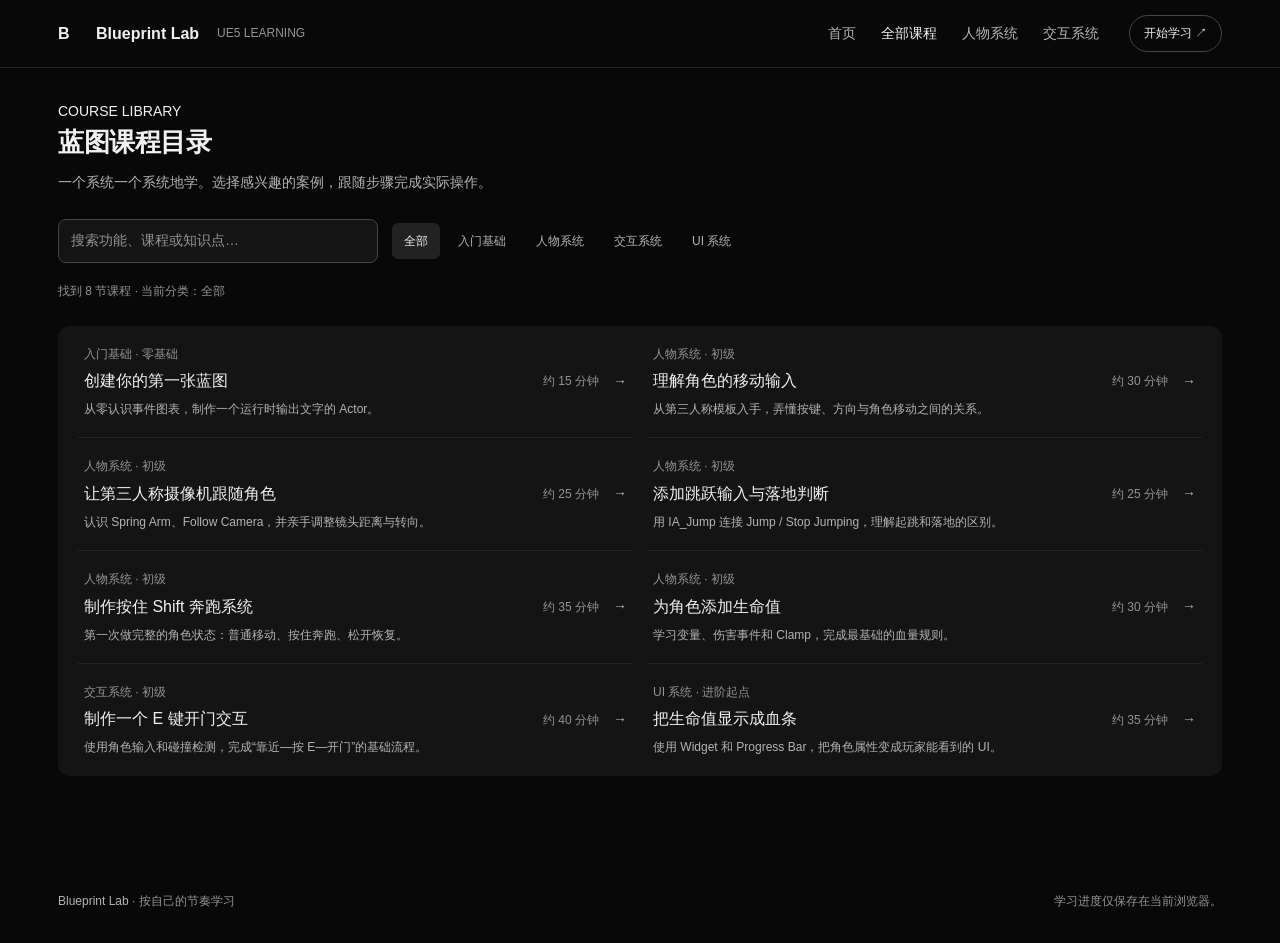
<file: courses(1).html>
<!doctype html><html lang="zh-CN"><head><meta charset="utf-8"><meta name="viewport" content="width=device-width,initial-scale=1"><meta name="theme-color" content="#0b0d11"><meta name="description" content="从基础到人物、交互和 UI，选择 UE5 Blueprint Lab 的蓝图课程。"><title>课程目录 — UE5 Blueprint Lab</title><link rel="icon" href="favicon.svg" type="image/svg+xml"><link rel="stylesheet" href="style.css"></head><body data-page="courses">
<header class="site-header"><nav class="wrap nav" aria-label="主导航"><a class="brand" href="index.html"><span class="brand-logo">B</span><span>Blueprint Lab</span><small>UE5 LEARNING</small></a><div class="nav-links"><a href="index.html">首页</a><a class="active" href="courses.html">全部课程</a><a href="courses.html?module=人物系统">人物系统</a><a href="courses.html?module=交互系统">交互系统</a></div><a class="nav-mobile" href="index.html">返回首页</a><a class="nav-action" href="lesson.html?id=first-blueprint">开始学习 ↗</a></nav></header>
<main class="wrap"><div class="page-top"><div class="page-heading"><div class="kicker">COURSE LIBRARY</div><h1>蓝图课程目录</h1><p>一个系统一个系统地学。选择感兴趣的案例，跟随步骤完成实际操作。</p></div><div class="course-controls"><label for="course-search" style="position:absolute;clip-path:inset(50%);width:1px;height:1px">搜索课程</label><input id="course-search" class="search" type="search" placeholder="搜索功能、课程或知识点…" autocomplete="off"><div class="filters" id="course-filters" aria-label="课程分类"></div></div><div class="count-note" id="course-count"></div></div><div class="course-grid" id="course-results"></div><div style="height:90px"></div></main>
<footer class="site-footer"><div class="wrap footer-inner"><div><strong>Blueprint Lab</strong> · 按自己的节奏学习</div><div>学习进度仅保存在当前浏览器。</div></div></footer><script src="data.js" defer></script><script src="app.js" defer></script></body></html>
</file>
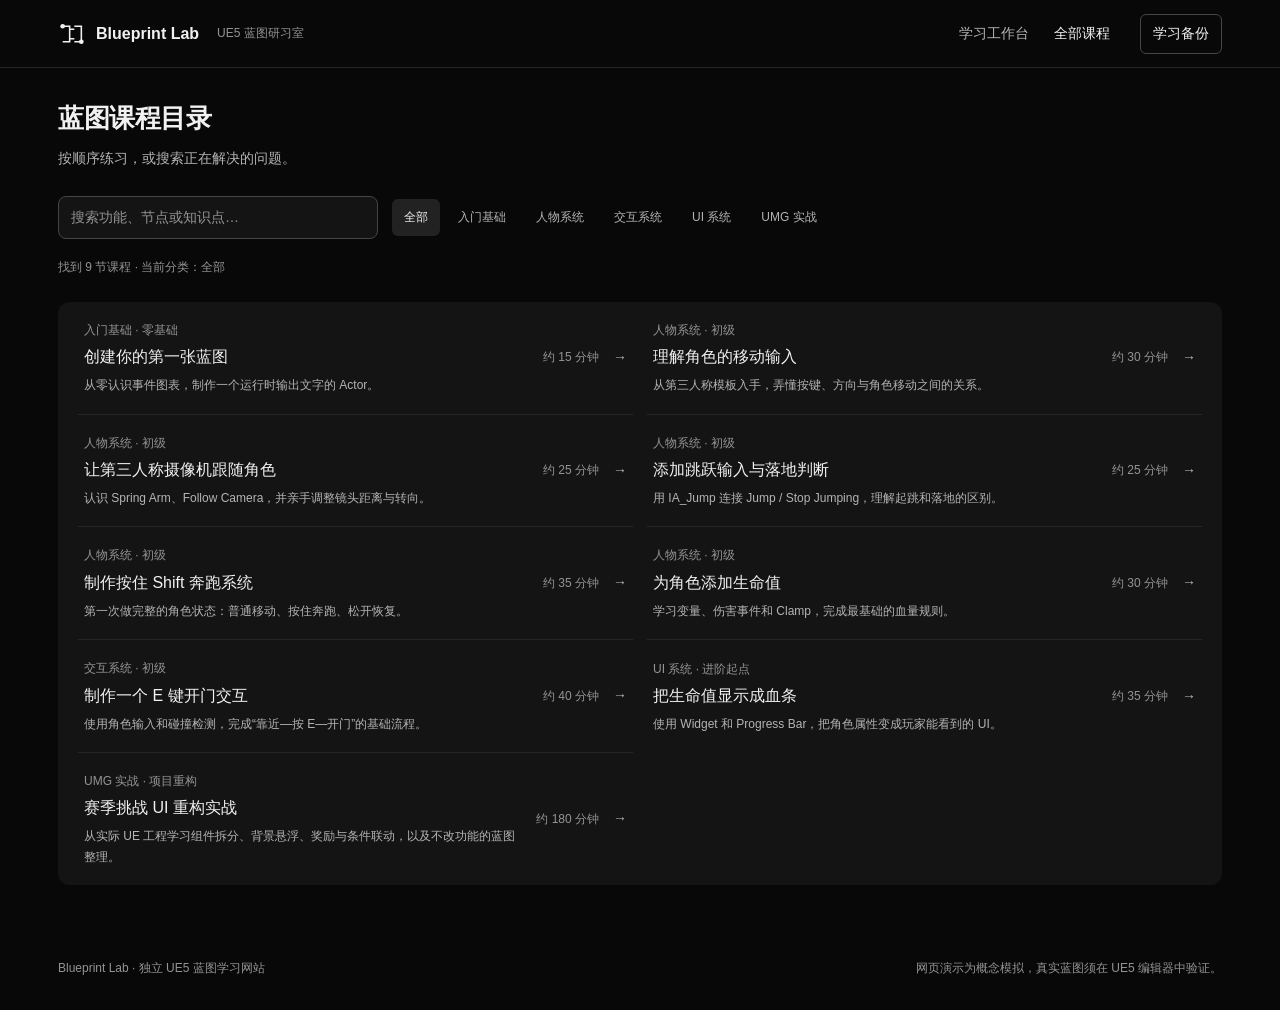
<file: courses.html>
<!doctype html>
<html lang="zh-CN"><head><meta charset="utf-8"><meta name="viewport" content="width=device-width,initial-scale=1"><meta name="theme-color" content="#080808"><meta name="description" content="Blueprint Lab：交互式 UE5 蓝图学习工作台。9 节课程、42 个步骤，节点讲解、引脚说明与概念实验。"><title>课程目录 — Blueprint Lab</title><link rel="icon" href="favicon.svg" type="image/svg+xml"><link rel="stylesheet" href="style.css?v=3.0.0"><link rel="stylesheet" href="dynamic.css?v=3.0.0"><link rel="stylesheet" href="season.css?v=3.1.0"></head><body data-page="courses"><a class="skip-link" href="#main-content">跳到学习内容</a><header class="site-header"><nav class="wrap nav" aria-label="主导航"><a class="brand" href="index.html"><svg class="brand-logo" viewBox="0 0 36 36" fill="none" aria-hidden="true"><path d="M6 8h9v20H6M21 8h9v20h-9M15 12h6m-6 12h6" stroke="currentColor" stroke-width="2"/><circle cx="6" cy="8" r="3" fill="currentColor"/><circle cx="30" cy="28" r="3" fill="currentColor"/></svg><span>Blueprint Lab</span><small>UE5 蓝图研习室</small></a><div class="nav-links"><a  href="index.html">学习工作台</a><a class="active" aria-current="page" href="courses.html">全部课程</a></div><a class="nav-mobile" href="index.html">学习首页</a><button class="backup-trigger" type="button" data-open-backup>学习备份</button></nav></header><main class="wrap" id="main-content" tabindex="-1"><div class="page-top"><div class="page-heading"><h1>蓝图课程目录</h1><p>按顺序练习，或搜索正在解决的问题。</p></div><div class="course-controls"><label for="course-search" class="sr-only">搜索课程</label><input id="course-search" class="search" type="search" placeholder="搜索功能、节点或知识点…" autocomplete="off"><div class="filters" id="course-filters" aria-label="课程分类"></div></div><div class="count-note" id="course-count" role="status"></div></div><div class="course-grid" id="course-results"></div></main><footer class="site-footer"><div class="wrap footer-inner"><span>Blueprint Lab · 独立 UE5 蓝图学习网站</span><span>网页演示为概念模拟，真实蓝图须在 UE5 编辑器中验证。</span></div></footer><dialog id="backup-dialog" aria-labelledby="backup-title"><div class="dialog-head"><h2 id="backup-title">备份学习记录</h2><button type="button" data-close-backup>关闭</button></div><p>导出步骤勾选、阅读位置与笔记，换设备后可导入。记录只保存在你的浏览器与导出文件中。</p><div class="backup-actions"><button type="button" class="btn btn-primary" id="export-progress">导出备份</button><label class="btn btn-secondary" for="import-progress">选择备份文件</label><input class="sr-only" type="file" id="import-progress" accept=".json,application/json"></div><details class="paste-backup"><summary>也可以粘贴备份内容</summary><label for="backup-json">备份 JSON</label><textarea id="backup-json" rows="4" maxlength="200000" placeholder="粘贴本站导出的完整 JSON 内容"></textarea><button class="btn btn-secondary" type="button" id="restore-pasted">校验并恢复</button></details><p class="backup-help">导入会合并已完成步骤；已有笔记保留，不同内容追加到末尾。</p><p id="backup-feedback" role="status" aria-live="polite"></p></dialog><div id="storage-feedback" class="storage-feedback" role="status" hidden></div><noscript><p class="noscript">请开启 JavaScript 以使用课程、节点讲解与实验台。</p></noscript><script src="data.js?v=3.0.0" defer></script><script src="season-data.js?v=3.1.0" defer></script><script src="backup.js?v=3.0.0" defer></script><script src="app.js?v=3.0.0" defer></script><script src="season-project.js?v=3.1.0" defer></script></body></html>
</file>
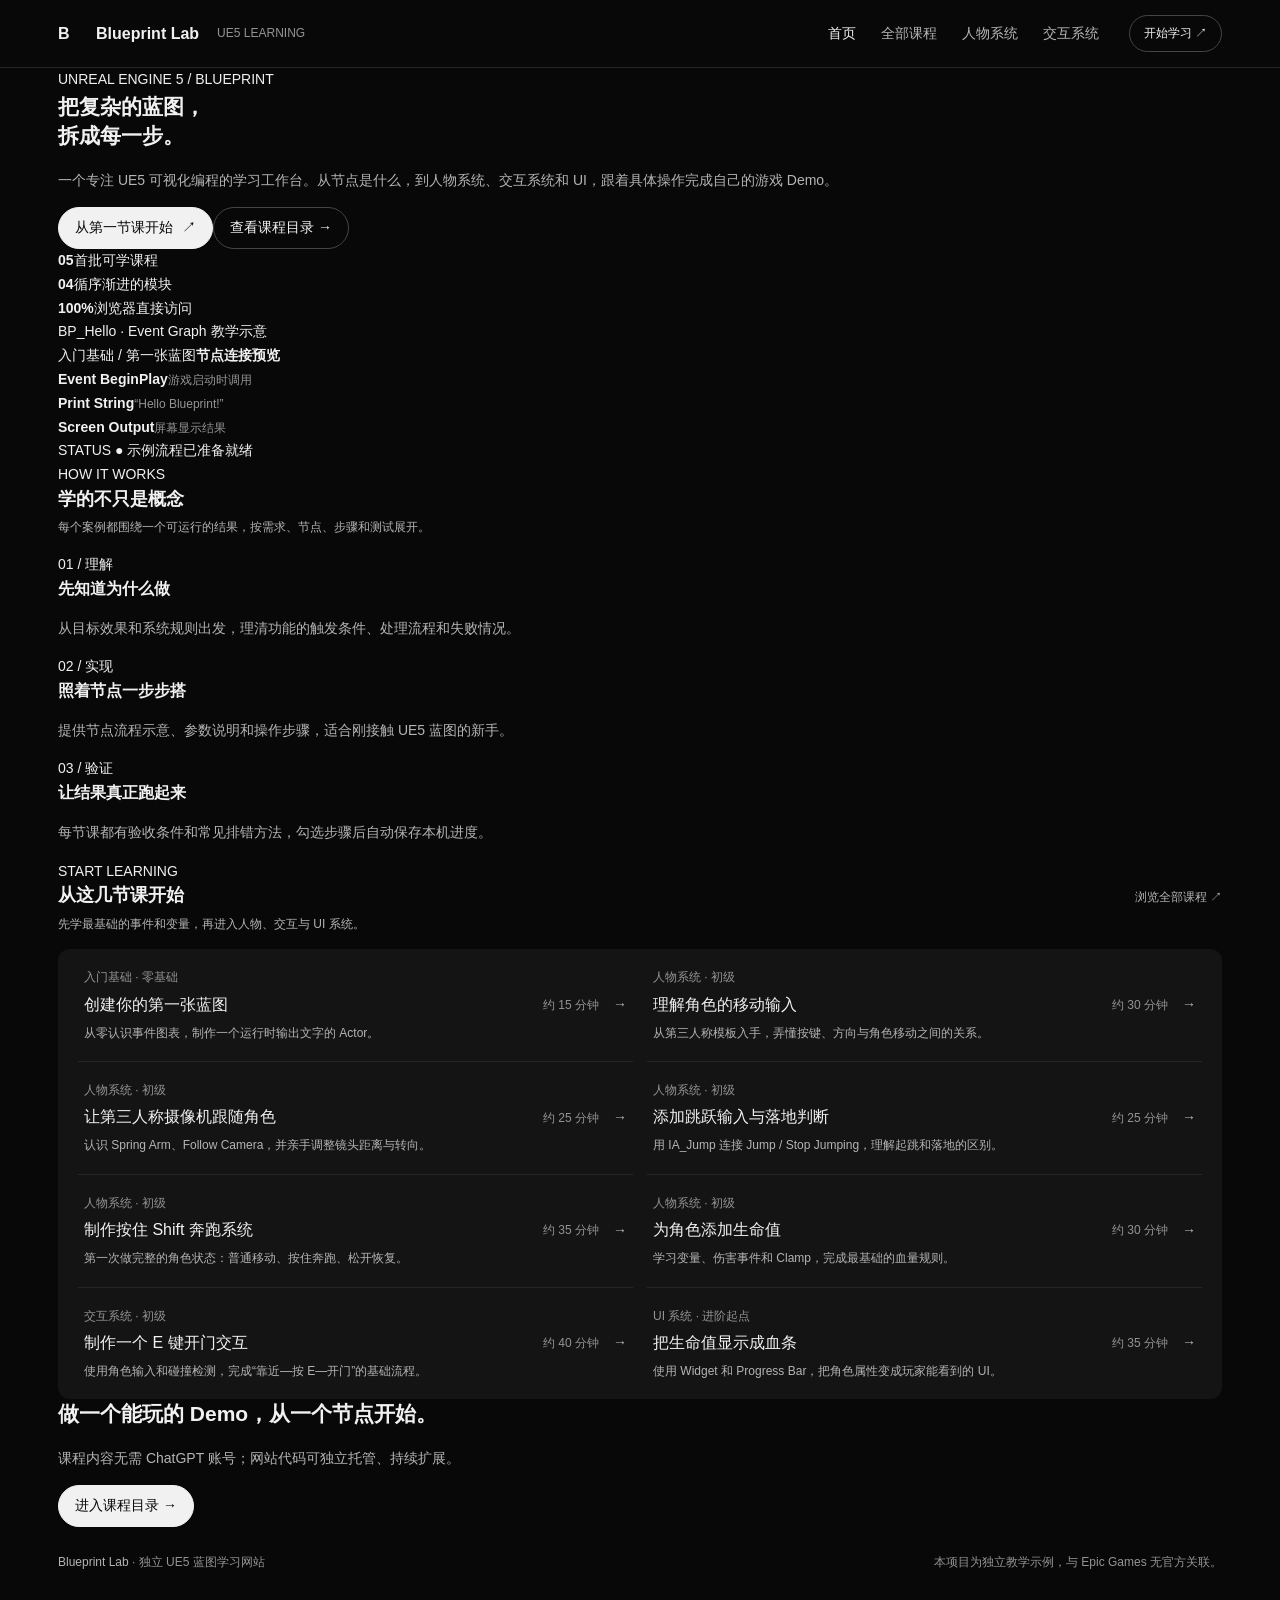
<file: index(1).html>
<!doctype html><html lang="zh-CN"><head><meta charset="utf-8"><meta name="viewport" content="width=device-width,initial-scale=1"><meta name="theme-color" content="#0b0d11"><meta name="description" content="UE5 Blueprint Lab：从零基础出发，逐步掌握 Unreal Engine 蓝图、人物系统和交互系统。独立开放的教程网站。"><title>UE5 Blueprint Lab — 蓝图学习工作台</title><link rel="icon" href="favicon.svg" type="image/svg+xml"><link rel="stylesheet" href="style.css"></head><body data-page="home">
<header class="site-header"><nav class="wrap nav" aria-label="主导航"><a class="brand" href="index.html"><span class="brand-logo">B</span><span>Blueprint Lab</span><small>UE5 LEARNING</small></a><div class="nav-links"><a class="active" href="index.html">首页</a><a href="courses.html">全部课程</a><a href="courses.html?module=人物系统">人物系统</a><a href="courses.html?module=交互系统">交互系统</a></div><a class="nav-mobile" href="courses.html">课程目录</a><a class="nav-action" href="lesson.html?id=first-blueprint">开始学习 ↗</a></nav></header>
<main><section class="hero"><div class="wrap hero-grid"><div><div class="kicker">UNREAL ENGINE 5 / BLUEPRINT</div><h1>把复杂的蓝图，<br><span>拆成每一步。</span></h1><p class="lead">一个专注 UE5 可视化编程的学习工作台。从节点是什么，到人物系统、交互系统和 UI，跟着具体操作完成自己的游戏 Demo。</p><div class="hero-actions"><a href="lesson.html?id=first-blueprint" class="btn btn-primary">从第一节课开始 <span aria-hidden="true">↗</span></a><a href="courses.html" class="btn btn-secondary">查看课程目录 →</a></div><div class="hero-metrics"><div><strong>05</strong><span>首批可学课程</span></div><div><strong>04</strong><span>循序渐进的模块</span></div><div><strong>100%</strong><span>浏览器直接访问</span></div></div></div>
<div class="mock-window" aria-label="蓝图节点教学界面预览"><div class="mock-title"><span class="dots"><i></i><i></i><i></i></span> BP_Hello · Event Graph <span style="margin-left:auto">教学示意</span></div><div class="mock-pad"><div class="mock-info"><span>入门基础 / 第一张蓝图</span><b>节点连接预览</b></div><div class="mock-graph"><div class="mock-node"><b>Event BeginPlay</b><small>游戏启动时调用</small></div><div class="mock-edge"></div><div class="mock-node"><b>Print String</b><small>“Hello Blueprint!”</small></div><div class="mock-edge"></div><div class="mock-node"><b>Screen Output</b><small>屏幕显示结果</small></div></div><div class="mock-terminal">STATUS <span>● 示例流程已准备就绪</span></div></div></div></div></section>
<section class="section"><div class="wrap"><div class="section-heading"><div><div class="kicker">HOW IT WORKS</div><h2>学的不只是概念</h2><p>每个案例都围绕一个可运行的结果，按需求、节点、步骤和测试展开。</p></div></div><div class="feature-grid"><div class="feature"><span class="feature-index">01 / 理解</span><h3>先知道为什么做</h3><p>从目标效果和系统规则出发，理清功能的触发条件、处理流程和失败情况。</p></div><div class="feature"><span class="feature-index">02 / 实现</span><h3>照着节点一步步搭</h3><p>提供节点流程示意、参数说明和操作步骤，适合刚接触 UE5 蓝图的新手。</p></div><div class="feature"><span class="feature-index">03 / 验证</span><h3>让结果真正跑起来</h3><p>每节课都有验收条件和常见排错方法，勾选步骤后自动保存本机进度。</p></div></div></div></section>
<section class="section" id="courses"><div class="wrap"><div class="section-heading"><div><div class="kicker">START LEARNING</div><h2>从这几节课开始</h2><p>先学最基础的事件和变量，再进入人物、交互与 UI 系统。</p></div><a class="text-link" href="courses.html">浏览全部课程 ↗</a></div><div id="home-courses" class="course-grid"></div></div></section>
<section class="section"><div class="wrap"><div class="strip"><div><h2>做一个能玩的 Demo，从一个节点开始。</h2><p>课程内容无需 ChatGPT 账号；网站代码可独立托管、持续扩展。</p></div><a class="btn btn-primary" href="courses.html">进入课程目录 →</a></div></div></section></main>
<footer class="site-footer"><div class="wrap footer-inner"><div><strong>Blueprint Lab</strong> · 独立 UE5 蓝图学习网站</div><div>本项目为独立教学示例，与 Epic Games 无官方关联。</div></div></footer>
<noscript><div class="noscript">请开启 JavaScript 来浏览课程卡片；你也可以直接打开 <a href="lesson.html?id=first-blueprint">第一课</a>。</div></noscript><script src="data.js" defer></script><script src="app.js" defer></script></body></html>
</file>
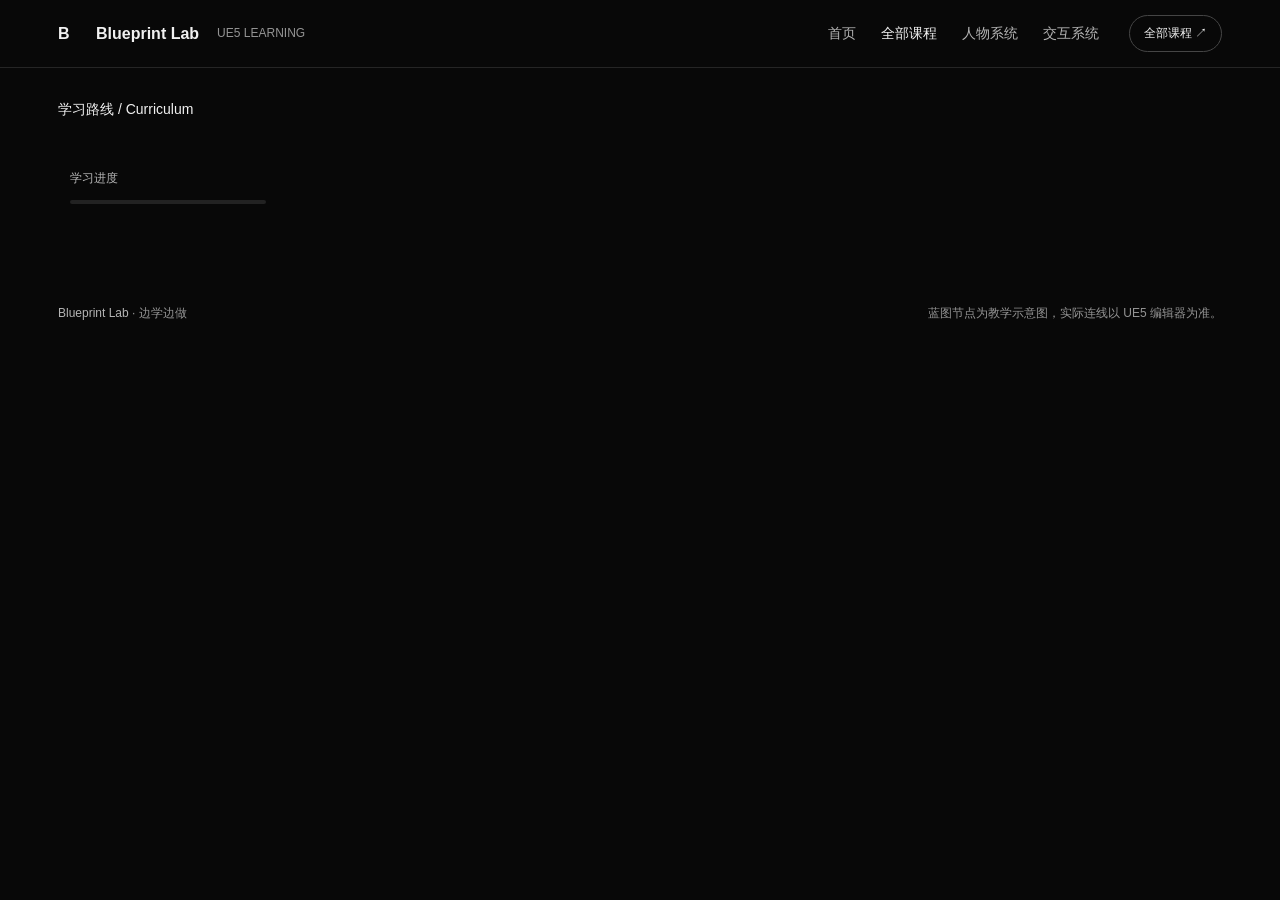
<file: lesson(1).html>
<!doctype html><html lang="zh-CN"><head><meta charset="utf-8"><meta name="viewport" content="width=device-width,initial-scale=1"><meta name="theme-color" content="#0b0d11"><meta name="description" content="跟随 UE5 Blueprint Lab 的详细操作步骤学习蓝图，检查参数与常见错误。"><title>课程学习 — UE5 Blueprint Lab</title><link rel="icon" href="favicon.svg" type="image/svg+xml"><link rel="stylesheet" href="style.css"></head><body data-page="lesson">
<header class="site-header"><nav class="wrap nav" aria-label="主导航"><a class="brand" href="index.html"><span class="brand-logo">B</span><span>Blueprint Lab</span><small>UE5 LEARNING</small></a><div class="nav-links"><a href="index.html">首页</a><a class="active" href="courses.html">全部课程</a><a href="courses.html?module=人物系统">人物系统</a><a href="courses.html?module=交互系统">交互系统</a></div><a class="nav-mobile" href="courses.html">课程目录</a><a class="nav-action" href="courses.html">全部课程 ↗</a></nav></header>
<main class="wrap lesson-layout"><aside class="lesson-sidebar"><h2>学习路线 / Curriculum</h2><div id="lesson-sidebar" class="sidebar-list"></div><div class="sidebar-stat"><div id="total-progress-label">学习进度</div><div class="progress-bar" aria-hidden="true"><div id="total-progress-fill" class="progress-fill" style="width:0%"></div></div></div></aside><article id="lesson-content" aria-live="polite"></article></main>
<footer class="site-footer"><div class="wrap footer-inner"><div><strong>Blueprint Lab</strong> · 边学边做</div><div>蓝图节点为教学示意图，实际连线以 UE5 编辑器为准。</div></div></footer><script src="data.js" defer></script><script src="app.js" defer></script></body></html>
</file>
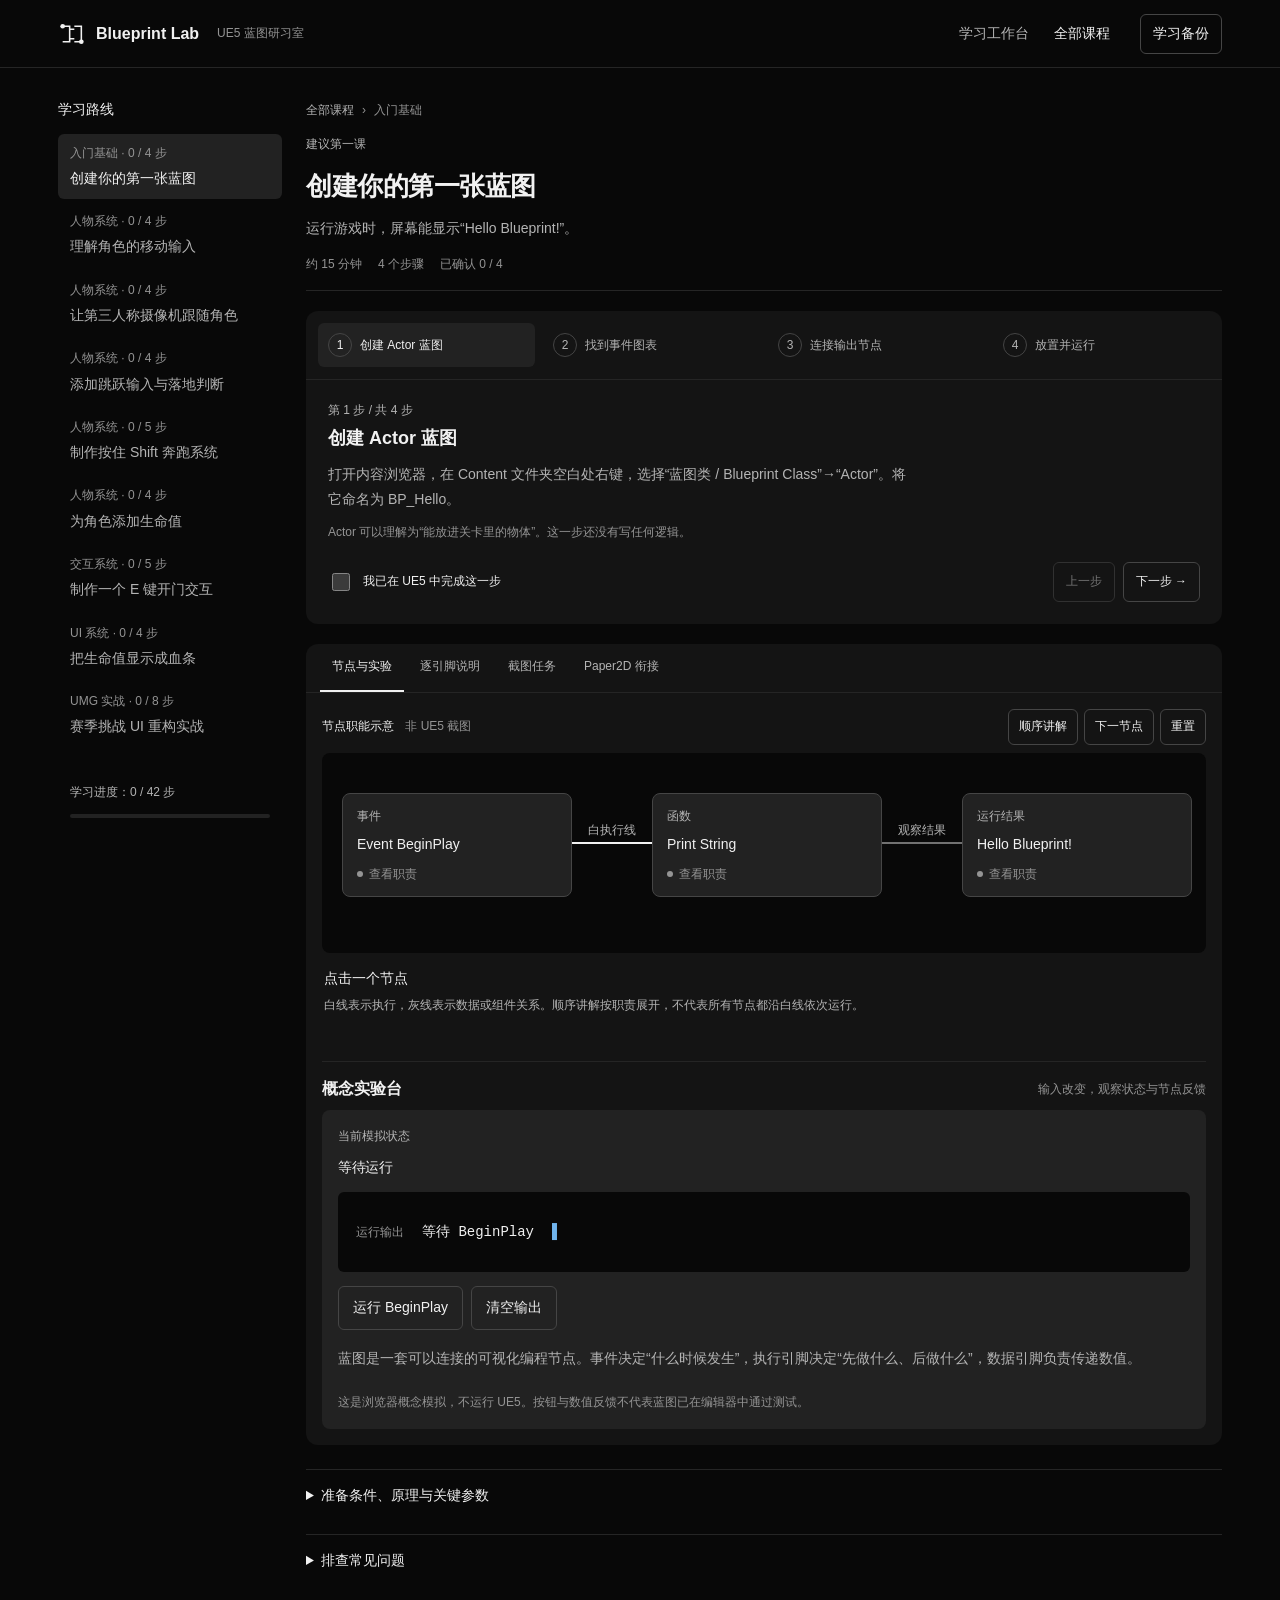
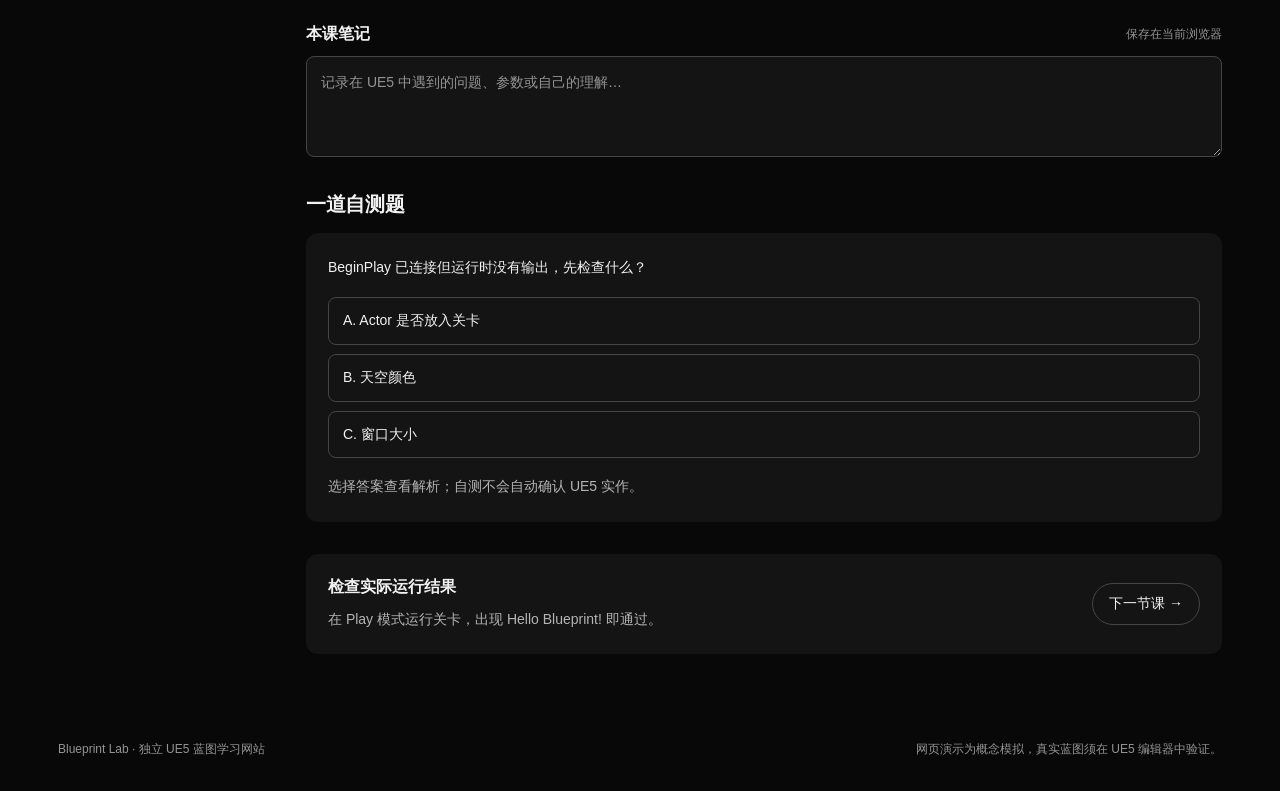
<file: lesson.html>
<!doctype html>
<html lang="zh-CN"><head><meta charset="utf-8"><meta name="viewport" content="width=device-width,initial-scale=1"><meta name="theme-color" content="#080808"><meta name="description" content="Blueprint Lab：交互式 UE5 蓝图学习工作台。9 节课程、42 个步骤，节点讲解、引脚说明与概念实验。"><title>课程学习 — Blueprint Lab</title><link rel="icon" href="favicon.svg" type="image/svg+xml"><link rel="stylesheet" href="style.css?v=3.0.0"><link rel="stylesheet" href="dynamic.css?v=3.0.0"><link rel="stylesheet" href="season.css?v=3.1.0"></head><body data-page="lesson"><a class="skip-link" href="#main-content">跳到学习内容</a><header class="site-header"><nav class="wrap nav" aria-label="主导航"><a class="brand" href="index.html"><svg class="brand-logo" viewBox="0 0 36 36" fill="none" aria-hidden="true"><path d="M6 8h9v20H6M21 8h9v20h-9M15 12h6m-6 12h6" stroke="currentColor" stroke-width="2"/><circle cx="6" cy="8" r="3" fill="currentColor"/><circle cx="30" cy="28" r="3" fill="currentColor"/></svg><span>Blueprint Lab</span><small>UE5 蓝图研习室</small></a><div class="nav-links"><a  href="index.html">学习工作台</a><a class="active" aria-current="page" href="courses.html">全部课程</a></div><a class="nav-mobile" href="index.html">学习首页</a><button class="backup-trigger" type="button" data-open-backup>学习备份</button></nav></header><main class="wrap lesson-layout" id="main-content" tabindex="-1"><aside class="lesson-sidebar"><details class="curriculum" open><summary>课程目录 <span aria-hidden="true">⌄</span></summary><h2>学习路线</h2><div id="lesson-sidebar" class="sidebar-list"></div><div class="sidebar-stat"><div id="total-progress-label">学习进度</div><div class="progress-bar" aria-hidden="true"><div id="total-progress-fill" class="progress-fill"></div></div></div></details></aside><article id="lesson-content"></article></main><footer class="site-footer"><div class="wrap footer-inner"><span>Blueprint Lab · 独立 UE5 蓝图学习网站</span><span>网页演示为概念模拟，真实蓝图须在 UE5 编辑器中验证。</span></div></footer><dialog id="backup-dialog" aria-labelledby="backup-title"><div class="dialog-head"><h2 id="backup-title">备份学习记录</h2><button type="button" data-close-backup>关闭</button></div><p>导出步骤勾选、阅读位置与笔记，换设备后可导入。记录只保存在你的浏览器与导出文件中。</p><div class="backup-actions"><button type="button" class="btn btn-primary" id="export-progress">导出备份</button><label class="btn btn-secondary" for="import-progress">选择备份文件</label><input class="sr-only" type="file" id="import-progress" accept=".json,application/json"></div><details class="paste-backup"><summary>也可以粘贴备份内容</summary><label for="backup-json">备份 JSON</label><textarea id="backup-json" rows="4" maxlength="200000" placeholder="粘贴本站导出的完整 JSON 内容"></textarea><button class="btn btn-secondary" type="button" id="restore-pasted">校验并恢复</button></details><p class="backup-help">导入会合并已完成步骤；已有笔记保留，不同内容追加到末尾。</p><p id="backup-feedback" role="status" aria-live="polite"></p></dialog><div id="storage-feedback" class="storage-feedback" role="status" hidden></div><noscript><p class="noscript">请开启 JavaScript 以使用课程、节点讲解与实验台。</p></noscript><script src="data.js?v=3.0.0" defer></script><script src="season-data.js?v=3.1.0" defer></script><script src="material-data.js?v=3.0.0" defer></script><script src="backup.js?v=3.0.0" defer></script><script src="app.js?v=3.0.0" defer></script><script src="graph.js?v=3.1.0" defer></script><script src="season-project.js?v=3.1.0" defer></script><script src="lab.js?v=3.1.0" defer></script></body></html>
</file>
<file: style.css>
/* Blueprint Lab practice workbench. Same static pages and storage contract.
   At 1440px: 1160px frame, 28px inner gutters. Home split: 3fr / minmax(260px,1fr)
   with a 14px gutter. Directory: two equal columns; phone: one 16px-gutter column. */
:root{color-scheme:dark;--bg:#080808;--panel:#141414;--panel-2:#222;--panel-3:#2a2a2a;--line:#252525;--line2:#454545;--text:#f1f1f1;--muted:#b4b4b4;--dim:#949494;--accent:#70b4ed;--accent2:#99c9f0;--green:#a9d4b8;--negative:#f1a0a5;--round:12px;--width:1220px;--gap:14px;--font:"Segoe UI","Microsoft YaHei",sans-serif}
*{box-sizing:border-box}
html{scroll-padding-top:88px;scroll-behavior:smooth}
body{margin:0;background:var(--bg);color:var(--text);font:14px/1.7 var(--font);font-variant-numeric:tabular-nums;-webkit-font-smoothing:antialiased}
a{color:inherit;text-decoration:none}
a:hover{color:var(--text)}
button,input{font:inherit}
button,a,input,summary{touch-action:manipulation}
button{cursor:pointer}
button:disabled{cursor:default;color:var(--dim)}
button:active,.btn:active{transform:translateY(1px)}
::selection{background:#24455f;color:var(--text)}
:focus-visible{outline:2px solid var(--accent);outline-offset:4px}
.wrap{max-width:var(--width);margin:0 auto;padding:0 28px}
h1,h2,h3,p{margin-top:0}
h1,h2,h3{font-weight:600;line-height:1.4}
p{color:var(--muted);line-height:1.8}
small{font-size:12px;color:var(--dim)}
.site-header{height:68px;position:sticky;top:0;z-index:50;background:var(--bg);border-bottom:1px solid var(--line)}
.nav{height:100%;display:flex;align-items:center;gap:30px}
.brand{display:flex;align-items:center;gap:10px;font-weight:600;font-size:16px;white-space:nowrap}
.brand-logo{width:28px;height:28px;flex:none;color:var(--text)}
.brand small{font-size:12px;font-weight:400;letter-spacing:0;margin-left:8px;color:var(--dim)}
.nav-links{display:flex;align-items:center;gap:25px;margin-left:auto}
.nav-links a{font-size:14px;color:var(--muted);min-height:40px;display:flex;align-items:center}
.nav-links a:hover,.nav-links a.active{color:var(--text)}
.nav-action{font-size:12px;border:1px solid var(--line2);border-radius:999px;padding:7px 14px;white-space:nowrap;min-height:36px;display:flex;align-items:center}
.nav-action:hover{background:var(--panel-2)}
.nav-mobile{display:none}
.btn{display:inline-flex;gap:9px;align-items:center;justify-content:center;border-radius:999px;padding:8px 16px;min-height:36px;font-size:14px;font-weight:500;border:1px solid var(--line2);transition:background .15s,transform .15s}
.btn-primary{background:var(--text);color:var(--bg);border-color:var(--text)}
.btn-primary:hover{background:#d7d7d7;color:var(--bg)}
.btn-secondary{background:transparent;color:var(--text)}
.btn-secondary:hover{background:var(--panel-2)}
.text-link{font-size:12px;color:var(--muted);white-space:nowrap;min-height:36px;display:inline-flex;align-items:center}
.text-link:hover{color:var(--text)}
.workbench{padding-top:32px;padding-bottom:30px}
.workspace-title{display:flex;justify-content:space-between;align-items:center;gap:20px;margin-bottom:24px}
.workspace-title h1{font-size:26px;letter-spacing:-.5px;margin:0 0 8px}
.workspace-title p{font-size:14px;margin:0}
.home-continue{display:grid;grid-template-columns:minmax(0,3fr) minmax(260px,1fr);gap:var(--gap)}
.focus-lesson,.practice-record{min-width:0;background:var(--panel);padding:24px;border-radius:var(--round)}
.focus-context{display:flex;justify-content:space-between;align-items:center;gap:12px;margin-bottom:18px;color:var(--muted);font-size:12px}
.focus-context>span:first-child{color:var(--text)}
.focus-lesson h2{font-size:24px;letter-spacing:-.4px;margin:0 0 12px}
.focus-lesson>p{font-size:14px;margin:0 0 22px;max-width:620px}
.execution-preview>span{font-size:12px;color:var(--muted)}
.execution-preview ol{list-style:none;display:grid;grid-template-columns:repeat(3,minmax(0,1fr));gap:20px;padding:0;margin:10px 0 0}
.execution-preview li{position:relative;background:var(--panel-2);padding:12px 14px;border-radius:6px;min-width:0;display:flex;flex-direction:column;justify-content:center;gap:5px}
.execution-preview li:not(:last-child):after{content:"→";color:var(--accent);position:absolute;right:-18px;top:50%;transform:translateY(-50%)}
.execution-preview small{font-size:12px;color:var(--muted)}
.execution-preview strong{font-size:14px;font-weight:500;line-height:1.6;overflow-wrap:anywhere}
.focus-bottom{display:flex;justify-content:space-between;align-items:center;gap:16px;margin-top:22px}
.focus-bottom>span{font-size:12px;color:var(--muted)}
.practice-record{display:flex;flex-direction:column}
.practice-record h2{font-size:14px;font-weight:500;margin:0 0 15px}
.record-value{font-size:30px;font-weight:400;line-height:1.4}
.record-value small{font-size:12px;display:block;color:var(--muted);margin-top:5px}
.practice-record progress{appearance:none;display:block;border:0;border-radius:0;width:100%;height:4px;margin:18px 0;background:var(--panel-2);accent-color:var(--accent);overflow:hidden}
progress::-webkit-progress-bar{background:var(--panel-2)}
progress::-webkit-progress-value{background:var(--accent)}
.practice-record dl{margin:0;display:grid;gap:9px}
.practice-record dl>div{display:flex;justify-content:space-between;gap:12px;align-items:center}
.practice-record dt{font-size:12px;color:var(--muted)}
.practice-record dd{font-size:14px;margin:0}
.practice-record dd small{font-size:12px}
.practice-record p{font-size:12px;color:var(--dim);margin:18px 0 16px;line-height:1.75}
.practice-record>a{font-size:12px;margin-top:auto}
.course-directory{margin-top:28px}
.section-heading{display:flex;justify-content:space-between;align-items:center;gap:16px;margin-bottom:14px}
.section-heading h2{font-size:18px;margin:0 0 5px}
.section-heading p{font-size:12px;margin:0}
.course-grid{display:grid;grid-template-columns:repeat(2,minmax(0,1fr));gap:0 var(--gap);background:var(--panel);border-radius:var(--round);padding:0 20px}
.course-card{display:grid;grid-template-columns:minmax(0,1fr) auto 14px;align-items:center;gap:14px;padding:18px 6px;border-bottom:1px solid var(--line);min-width:0;transition:background .15s}
.course-card:nth-last-child(-n+2){border-bottom:0}
.course-card:hover{background:var(--panel-2)}
.course-identity{min-width:0}
.card-meta{display:block;font-size:12px;color:var(--dim);margin-bottom:5px}
.course-card h3{font-size:16px;line-height:1.5;margin:0 0 6px;font-weight:500;letter-spacing:0}
.course-card p{font-size:12px;line-height:1.7;margin:0;color:var(--muted)}
.course-state{font-size:12px;color:var(--dim);text-align:right;white-space:nowrap}
.course-arrow{color:var(--muted)}
.practice-guide{display:grid;grid-template-columns:160px minmax(0,1fr) auto;align-items:start;gap:26px;padding:24px 6px 8px}
.practice-guide h2{font-size:14px;font-weight:500;margin:0}
.practice-guide p{font-size:12px;line-height:1.8;margin:0}
.practice-guide>a{font-size:12px;white-space:nowrap}
.site-footer{padding:25px 0 32px;color:var(--dim);font-size:12px}
.footer-inner{display:flex;justify-content:space-between;gap:20px;align-items:center}
.footer-inner strong{font-weight:500;color:var(--muted)}
.page-top{padding:32px 0 24px}
.page-heading h1{font-size:26px;letter-spacing:-.5px;margin:0 0 10px}
.page-heading p{margin:0;font-size:14px}
.course-controls{display:flex;gap:14px;align-items:center;flex-wrap:wrap;margin:24px 0 18px}
.search{width:320px;max-width:100%;border:1px solid var(--line2);border-radius:8px;background:var(--panel);color:var(--text);font-size:14px;min-height:40px;padding:9px 12px}
.search::placeholder{color:var(--dim)}
.filters{display:flex;gap:6px;flex-wrap:wrap}
.filter{border:0;border-radius:6px;background:transparent;color:var(--muted);padding:8px 12px;font-size:12px;min-height:36px}
.filter:hover,.filter.active{background:var(--panel-2);color:var(--text)}
.count-note{font-size:12px;color:var(--dim)}
.empty-state{padding:24px;font-size:14px;color:var(--muted)}
.lesson-layout{display:grid;grid-template-columns:220px minmax(0,1fr);gap:36px;align-items:start;padding-top:32px;padding-bottom:60px}
.lesson-sidebar{min-width:0;position:sticky;top:96px;background:transparent}
.curriculum>summary{display:none}
.lesson-sidebar h2{font-size:14px;font-weight:500;margin:0 0 14px;color:var(--text);letter-spacing:0;text-transform:none}
.sidebar-list{display:grid;gap:3px}
.sidebar-link{display:block;border-radius:6px;padding:10px 12px;font-size:14px;line-height:1.6;color:var(--muted);overflow-wrap:anywhere}
.sidebar-link small{font-size:12px;display:block;margin-bottom:4px;color:var(--dim)}
.sidebar-link:hover{background:var(--panel);color:var(--text)}
.sidebar-link.active{background:var(--panel-2);color:var(--text)}
.sidebar-stat{margin-top:20px;padding:14px 12px;font-size:12px;color:var(--muted)}
.progress-bar{height:4px;background:var(--panel-2);border-radius:999px;overflow:hidden;margin-top:12px}
.progress-fill{height:100%;background:var(--accent)}
#lesson-content{min-width:0}
.crumbs{font-size:12px;color:var(--dim);margin-bottom:24px}
.crumbs a{color:var(--muted)}
.crumbs span{margin:0 8px}
.lesson-context{font-size:12px;color:var(--muted);margin:0 0 10px}
.lesson-head{padding-bottom:24px;border-bottom:1px solid var(--line)}
.lesson-head h1{font-size:26px;letter-spacing:-.5px;line-height:1.4;margin:0 0 12px}
.lesson-head>p:not(.lesson-context){font-size:14px;margin:0;max-width:710px}
.lesson-meta{display:flex;flex-wrap:wrap;align-items:center;gap:12px;font-size:12px;color:var(--dim);margin-top:18px}
.pill{font-size:12px;color:var(--muted);border:0;background:var(--panel-2);padding:2px 7px;border-radius:4px}
.lesson-block{margin-top:32px}
.lesson-block h2{font-size:20px;letter-spacing:-.3px;line-height:1.5;margin:0 0 14px}
.lesson-block h3{font-size:14px;line-height:1.6;margin:0 0 8px}
.lesson-block p{font-size:14px;margin:0;color:var(--muted);line-height:1.85}
.note{padding:20px;background:var(--panel);border-radius:var(--round);color:var(--muted);font-size:14px;line-height:1.9}
.note strong{color:var(--text);font-weight:500}
.logic-canvas{background:var(--panel);border:0;border-radius:var(--round);padding:20px;overflow:hidden}
.logic-top{display:flex;justify-content:space-between;gap:12px;font-size:12px;color:var(--muted);margin-bottom:18px}
.mobile-flow-label{display:none}
.logic-flow{display:flex;align-items:center;gap:12px;min-width:0}
.logic-node{flex:1;min-width:0;align-self:stretch;background:var(--panel-2);border:0;border-radius:6px;overflow:hidden}
.logic-node-head{font-size:12px;color:var(--muted);padding:10px 12px 0}
.logic-node strong{display:block;font-size:14px;line-height:1.6;font-weight:500;padding:8px 12px 0;overflow-wrap:anywhere}
.logic-node p{padding:5px 12px 12px;font-size:12px;line-height:1.7;overflow-wrap:anywhere}
.logic-line{width:16px;flex:none;text-align:center;align-self:center;color:var(--accent)}
.logic-line:after{content:'→'}
.canvas-foot{font-size:12px;color:var(--dim);line-height:1.8;margin-top:18px}
.step-list{display:grid;gap:12px}
.lesson-step{display:flex;align-items:flex-start;gap:16px;padding:22px;background:var(--panel);border:0;border-radius:var(--round)}
.step-check{appearance:none;flex:none;width:22px;height:22px;position:relative;border:1px solid var(--dim);border-radius:5px;background:transparent;margin:2px 0 0;cursor:pointer}
.step-check:checked{background:var(--accent);border-color:var(--accent)}
.step-check:checked:after{content:'';position:absolute;left:6px;top:3px;width:6px;height:10px;border:solid var(--bg);border-width:0 2px 2px 0;transform:rotate(45deg)}
.step-copy{min-width:0}
.step-copy p{font-size:14px;line-height:1.9}
.step-copy aside{font-size:12px;line-height:1.85;color:var(--dim);margin-top:12px}
.lesson-step.done .step-copy h3{color:var(--text)}
.parameter-table{width:100%;border-collapse:collapse;font-size:14px}
.parameter-table th,.parameter-table td{padding:12px 14px;text-align:left;border-bottom:1px solid var(--line);overflow-wrap:anywhere}
.parameter-table th{font-size:12px;color:var(--dim);font-weight:400;background:transparent}
.parameter-table td{color:var(--muted)}
.parameter-table td:first-child{color:var(--text)}
.faq-item{padding:16px 0;border-bottom:1px solid var(--line)}
.faq-item strong{display:block;font-size:14px;font-weight:500;margin-bottom:8px}
.faq-item p{font-size:14px}
.completion{margin-top:32px;background:var(--panel);border:0;border-radius:var(--round);padding:22px;display:flex;align-items:center;justify-content:space-between;gap:24px}
.completion h3{font-size:16px;font-weight:500;margin:0 0 7px}
.completion p{font-size:14px;margin:0}
.completion .btn{flex:none}
.lab-widget,.quiz-widget{margin-top:14px;background:var(--panel);border:0;border-radius:var(--round);padding:22px}
.lab-status{display:flex;flex-direction:column;gap:10px;margin-bottom:20px}
.lab-status span{font-size:12px;color:var(--muted)}
.lab-status strong{font-size:24px;line-height:1.4;letter-spacing:-.3px;font-weight:400;color:var(--text);overflow-wrap:anywhere}
.lab-controls{display:flex;flex-wrap:wrap;gap:9px;margin:8px 0}
.lab-btn{border:1px solid var(--line2);border-radius:999px;background:transparent;color:var(--text);padding:9px 15px;min-height:40px;font-size:14px;font-weight:500}
.lab-btn:hover{background:var(--panel-2)}
.lab-btn.lab-primary{background:var(--text);color:var(--bg);border-color:var(--text)}
.lab-btn.lab-primary:hover{background:#d7d7d7}
.lab-widget .lab-disclaimer{font-size:12px;color:var(--dim);line-height:1.8;margin:20px 0 0}
.lab-widget .lab-detail{font-size:14px;line-height:1.85;margin-top:16px}
.lab-pad{display:grid;grid-template-columns:repeat(3,minmax(0,1fr));gap:7px;max-width:310px;margin:10px auto 18px}
.lab-pad .lab-btn{padding:8px 5px}
.lab-meter{height:12px;background:var(--panel-3);border-radius:6px;overflow:hidden;margin:10px 0 20px}
.lab-meter>div{height:100%;background:var(--accent);transition:width .15s}
.lab-range-label{display:flex;align-items:center;justify-content:space-between;gap:14px;font-size:14px;color:var(--muted)}
.lab-range-label strong{font-size:14px;color:var(--text);font-weight:500}
.lab-widget input[type=range]{display:block;width:100%;min-height:40px;accent-color:var(--accent);margin:10px 0 18px}
.camera-track{display:flex;justify-content:center;align-items:center;min-height:100px;max-width:100%;gap:0;font-size:12px}
.camera-avatar,.camera-eye{background:var(--panel-2);padding:10px 14px;border:0;border-radius:6px;white-space:nowrap}
.camera-arm{height:2px;width:70px;max-width:100px;background:var(--accent);transition:width .15s}
.quiz-question{font-size:14px!important;font-weight:500;color:var(--text)!important;margin-bottom:16px!important}
.quiz-options{display:grid;gap:9px}
.quiz-option{border:1px solid var(--line2);border-radius:8px;text-align:left;background:transparent;color:var(--text);font-size:14px;line-height:1.7;padding:11px 14px;min-height:44px}
.quiz-option:hover{background:var(--panel-2)}
.quiz-option.correct{background:#17281d;border-color:#41664d;color:var(--green)}
.quiz-option.incorrect{background:#2c1a20;border-color:#76434a;color:var(--negative)}
.quiz-feedback{font-size:14px!important;color:var(--muted)!important;line-height:1.85;margin-top:16px!important}
.noscript{padding:18px;background:var(--panel);color:var(--muted);text-align:center;font-size:14px}
@media(max-width:1100px){.brand small{display:none}.nav{gap:22px}.home-continue{grid-template-columns:minmax(0,1fr) 250px}.focus-lesson,.practice-record{padding:22px}.course-card{grid-template-columns:minmax(0,1fr) 14px}.course-state{grid-column:1;grid-row:2;text-align:left}.course-arrow{grid-column:2;grid-row:1/3}.lesson-layout{grid-template-columns:200px minmax(0,1fr);gap:26px}}
@media(max-width:960px){.lesson-layout{grid-template-columns:1fr;gap:22px}.lesson-sidebar{position:static}.curriculum{background:var(--panel);border-radius:8px;padding:0 16px}.curriculum>summary{display:flex;justify-content:space-between;align-items:center;font-size:14px;min-height:48px;cursor:pointer}.lesson-sidebar h2{display:none}.curriculum .sidebar-list{padding-bottom:12px;grid-template-columns:repeat(2,minmax(0,1fr))}.sidebar-link{padding:10px}.sidebar-stat{margin:0;padding:4px 10px 18px}.logic-flow{gap:10px}.logic-node strong{font-size:13px}.logic-node p{font-size:12px}}
@media(max-width:800px){.nav-links{gap:16px}.nav-links a{font-size:12px}.home-continue{grid-template-columns:minmax(0,1fr) 220px}.focus-lesson h2{font-size:22px}.execution-preview ol{gap:16px}.execution-preview li{padding:11px 10px}.execution-preview strong{font-size:13px}.execution-preview li:not(:last-child):after{right:-14px}.practice-guide{grid-template-columns:1fr auto;gap:10px 24px}.practice-guide p{grid-column:1;grid-row:2}.practice-guide>a{grid-column:2;grid-row:1/3}}
@media(max-width:680px){html{scroll-padding-top:74px}.wrap{padding-left:16px;padding-right:16px}.site-header{height:60px}.nav{gap:12px}.brand{font-size:14px;gap:8px}.brand-logo{width:25px;height:25px}.nav-links{display:none}.nav-action{display:none}.nav-mobile{display:inline-flex;align-items:center;min-height:44px;font-size:12px;color:var(--muted);margin-left:auto}.workbench{padding-top:22px}.workspace-title{align-items:flex-start;gap:12px;margin-bottom:22px}.workspace-title h1{font-size:24px;margin-bottom:8px}.workspace-title p{font-size:14px;max-width:275px}.workspace-title>.text-link{font-size:12px;min-width:70px;min-height:44px;justify-content:center}.home-continue{grid-template-columns:minmax(0,1fr);gap:14px}.focus-lesson{padding:20px}.focus-context{font-size:12px;margin-bottom:18px}.focus-lesson h2{font-size:22px;line-height:1.4}.focus-lesson>p{font-size:14px;margin-bottom:20px}.execution-preview ol{gap:16px}.execution-preview li{padding:10px 8px;min-height:82px}.execution-preview strong{font-size:13px;line-height:1.6}.execution-preview small{font-size:12px}.focus-bottom{margin-top:20px;gap:12px}.focus-bottom>span{font-size:12px;max-width:155px}.focus-bottom .btn{min-height:44px;padding:9px 14px;white-space:nowrap}.practice-record{padding:18px 20px;display:grid;grid-template-columns:1fr auto;gap:10px 12px}.practice-record h2{grid-column:1;grid-row:1;margin:0}.record-value{grid-column:1;grid-row:2;font-size:24px}.record-value small{display:inline;font-size:12px;margin:0 0 0 5px}.practice-record progress{grid-column:1/-1;grid-row:3;margin:0;width:100%}.practice-record dl{grid-column:1/-1;grid-row:4;display:flex;justify-content:space-between;gap:14px}.practice-record dl>div{gap:8px}.practice-record p{display:none}.practice-record>a{grid-column:2;grid-row:1;font-size:12px;margin:0;align-self:center}.course-directory{margin-top:26px}.section-heading{gap:12px;align-items:flex-start}.section-heading h2{font-size:18px}.section-heading p{font-size:12px;max-width:240px}.section-heading .text-link{min-height:44px}.course-grid{grid-template-columns:minmax(0,1fr);padding:0 14px}.course-card{grid-template-columns:minmax(0,1fr) 14px;gap:5px 10px;padding:18px 2px;min-height:120px}.course-card:nth-last-child(2){border-bottom:1px solid var(--line)}.course-card h3{font-size:16px}.course-card p{font-size:12px}.course-state{grid-row:2;grid-column:1;text-align:left;font-size:12px}.card-meta{font-size:12px}.course-arrow{grid-column:2;grid-row:1/3}.practice-guide{padding:24px 2px 4px;gap:10px 14px;grid-template-columns:1fr}.practice-guide>a{grid-column:1;grid-row:3;min-height:44px;display:flex;align-items:center}.practice-guide h2{font-size:14px}.practice-guide p{font-size:12px}.site-footer{padding:22px 0 28px;font-size:12px}.footer-inner{align-items:flex-start;flex-direction:column;gap:10px}.page-top{padding-top:24px;padding-bottom:20px}.page-heading h1{font-size:24px}.course-controls{margin-top:22px;gap:14px}.search{width:100%;min-height:44px}.filters{gap:5px}.filter{min-height:44px;font-size:12px;padding:8px 11px}.lesson-layout{padding-top:20px;padding-bottom:36px;gap:20px}.curriculum .sidebar-list{grid-template-columns:1fr;padding-bottom:10px}.sidebar-link{font-size:14px;min-height:44px}.crumbs{font-size:12px;line-height:1.8;margin-bottom:18px}.lesson-head h1{font-size:24px}.lesson-head>p:not(.lesson-context){font-size:14px}.lesson-meta{font-size:12px;gap:8px;margin-top:16px}.lesson-block{margin-top:28px}.lesson-block h2{font-size:20px}.note,.logic-canvas,.lab-widget,.quiz-widget{padding:18px}.logic-top{font-size:12px}.desktop-flow-label{display:none}.mobile-flow-label{display:inline}.logic-flow{flex-direction:column;gap:8px}.logic-node{width:100%;flex:auto}.logic-node strong{font-size:14px;padding-top:6px}.logic-node p{font-size:12px}.logic-line{width:auto;height:20px;line-height:20px}.logic-line:after{content:'↓'}.canvas-foot{font-size:12px;line-height:1.8}.lab-status strong{font-size:22px}.lab-controls{display:flex;gap:8px}.lab-controls .lab-btn{flex:1 1 100%;min-width:0;white-space:normal;min-height:44px}.lab-pad{max-width:310px;width:100%}.lab-pad .lab-btn{min-height:44px;min-width:0;padding:8px 4px;font-size:13px}.lab-widget .lab-detail{font-size:14px}.lesson-step{padding:18px 14px;gap:12px}.step-copy h3{font-size:14px}.step-copy p{font-size:14px}.step-copy aside{font-size:12px}.parameter-table{font-size:12px;table-layout:fixed;min-width:0}.parameter-table th,.parameter-table td{padding:10px 8px;overflow-wrap:anywhere}.parameter-table th{font-size:12px}.completion{padding:20px;flex-direction:column;align-items:stretch;gap:16px}.completion p{font-size:14px}.completion .btn{min-height:44px;white-space:normal}.quiz-option{font-size:14px}.lab-range-label,.lab-range-label strong{font-size:12px}}
@media(prefers-reduced-motion:reduce){html{scroll-behavior:auto}*,*::before,*::after{transition:none!important;animation:none!important}}
</file>
<file: dynamic.css>
/* True-black flat · seed 1929657558. Same brand palette, with functional motion only.
   1220 frame - 56 gutters - 224 sidebar - 24 gap = 916px learning canvas. */
[hidden]{display:none!important}
.sr-only{position:absolute;width:1px;height:1px;padding:0;margin:-1px;overflow:hidden;clip-path:inset(50%);white-space:nowrap;border:0}
.skip-link{position:fixed;top:8px;left:16px;transform:translateY(-150%);z-index:100;background:var(--text);color:var(--bg);padding:8px 14px;border-radius:6px}
.skip-link:focus{transform:none}
.nav-links{margin-left:auto}
.backup-trigger,.graph-actions button,.step-pager button,.dialog-head button{background:transparent;color:var(--text);border:1px solid var(--line2);border-radius:6px;padding:7px 12px;min-height:40px}
.backup-trigger:hover,.graph-actions button:hover,.step-pager button:hover,.dialog-head button:hover{background:var(--panel-2)}
button:disabled{color:var(--muted);opacity:.6}
.text-button{background:none;border:0;color:var(--text);padding:0;min-height:40px;text-align:left}
.home-live{margin:24px 0 32px;background:var(--panel);border-radius:12px;padding:22px}
.home-live .section-heading{margin-bottom:8px}
.section-heading h2{font-size:18px}
.section-heading p{margin:5px 0 0}
.course-picker,.graph-picker{display:flex;gap:12px;align-items:center;color:var(--muted);font-size:12px}
select{background:var(--panel-2);color:var(--text);font:inherit;padding:8px 10px;border:1px solid var(--line2);border-radius:6px;min-height:40px;max-width:100%}
.course-picker select{max-width:260px;font-size:14px}
.course-directory{margin-bottom:40px}
.practice-record p{margin-bottom:4px}
.practice-record .text-button{font-size:12px;margin-top:auto}
.page-top{padding-top:32px}
.lesson-layout{grid-template-columns:224px minmax(0,1fr);gap:24px}
.lesson-sidebar{min-width:0}
.lesson-head h1{font-size:26px}
.lesson-head{margin-bottom:20px}
.lesson-head>p{margin-bottom:12px}
.lesson-meta{gap:16px}
.step-workbench{background:var(--panel);border-radius:12px;margin-bottom:20px;overflow:hidden}
.step-navigation{display:flex;padding:12px;gap:8px;border-bottom:1px solid var(--line);overflow-x:auto}
.step-navigation button{display:flex;align-items:center;gap:8px;border:0;background:transparent;color:var(--muted);padding:8px 10px;min-height:44px;border-radius:6px;flex:1;min-width:0;font-size:12px;text-align:left;line-height:1.5}
.step-navigation button>span:first-child{flex:none;display:grid;place-items:center;width:24px;height:24px;border:1px solid var(--line2);border-radius:50%;font-size:12px}
.step-navigation .step-current{background:var(--panel-2);color:var(--text)}
.step-navigation .step-done>span:first-child{background:var(--text);color:var(--bg);border-color:var(--text)}
.active-step{padding:20px 22px}
.step-counter-label{font-size:12px;color:var(--muted);margin-bottom:6px}
.active-step h2{font-size:18px;margin-bottom:10px}
.active-step>p{margin-bottom:10px;max-width:75ch}
.step-hint{font-size:12px;color:var(--dim)}
.step-actions{display:flex;justify-content:space-between;gap:12px;align-items:center;margin-top:16px}
.complete-control{display:flex;gap:10px;align-items:center;min-height:44px;font-size:12px;cursor:pointer}
.complete-control input{accent-color:var(--accent);width:18px;height:18px;flex:none}
.step-pager{display:flex;gap:8px;flex:none}
.step-pager button{font-size:12px}
.workspace-panel{background:var(--panel);border-radius:12px;overflow:hidden;margin-bottom:24px}
.workspace-tabs{display:flex;gap:4px;border-bottom:1px solid var(--line);padding:0 14px;overflow-x:auto}
.workspace-tabs button{min-height:48px;padding:8px 12px;white-space:nowrap;color:var(--muted);font-size:12px;border:0;border-bottom:2px solid transparent;background:none}
.workspace-tabs button[aria-selected=true]{color:var(--text);border-bottom-color:var(--text)}
#panel-graph{padding:16px}
.graph-toolbar{display:flex;align-items:center;justify-content:space-between;gap:12px;margin-bottom:8px}
.diagram-label{font-size:12px;color:var(--text)}
.diagram-label span{display:inline-block;color:var(--dim);margin-left:8px}
.graph-actions{display:flex;gap:6px;flex:none}
.graph-actions button{font-size:12px;padding:6px 10px;min-height:36px}
.graph-scroll{overflow:auto;border-radius:8px;background:var(--bg);overscroll-behavior-x:contain}
.node-stage{position:relative;width:var(--graph-width);height:var(--graph-height);margin:auto}
.graph-wires{position:absolute;inset:0;width:100%;height:100%;pointer-events:none}
.wire-group path{fill:none;stroke:var(--dim);stroke-width:1.5;transition:stroke .18s}
.wire-exec path{stroke:var(--text);stroke-width:2}
.wire-group text{fill:var(--muted);font:12px var(--font);paint-order:stroke;stroke:var(--bg);stroke-width:5px;stroke-linejoin:round}
.wire-active path{stroke:var(--accent);stroke-width:3}
.wire-active text{fill:var(--accent)}
.graph-node{position:absolute;left:var(--node-x);top:var(--node-y);width:230px;min-height:100px;border-radius:8px;background:var(--panel-2);border:1px solid var(--line2);color:var(--text);text-align:left;padding:12px 14px;display:flex;flex-direction:column;gap:7px;transition:border-color .18s,background .18s}
.graph-node:hover{border-color:var(--muted)}
.graph-node.node-selected{border-color:var(--text);background:var(--panel-3)}
.node-type{font-size:12px;color:var(--muted)}
.graph-node strong{font-size:14px;font-weight:500;overflow-wrap:anywhere}
.node-port{font-size:12px;color:var(--dim);display:flex;align-items:center;gap:6px}
.node-port i{width:6px;height:6px;border-radius:50%;background:var(--dim)}
.node-selected .node-port i{background:var(--accent)}
.node-inspector{padding:14px 2px 0;min-height:92px}
.node-inspector strong{font-size:14px;font-weight:500}
.node-inspector p{font-size:12px;color:var(--muted);margin:5px 0 0}
.experiment-heading{display:flex;justify-content:space-between;align-items:center;gap:12px;margin:16px 0 10px;padding-top:16px;border-top:1px solid var(--line)}
.experiment-heading h2{font-size:16px;margin:0}
.experiment-heading span{font-size:12px;color:var(--dim)}
.lab-widget{border:0;padding:16px;background:var(--panel-2);border-radius:8px;margin:0}
.lab-status{align-items:flex-start;gap:12px;margin-bottom:14px}
.lab-status strong{font-size:14px;overflow-wrap:anywhere}
.lab-status>span{font-size:12px;flex:none}
.lab-controls{flex-wrap:wrap;gap:8px;margin:14px 0}
.lab-btn{background:transparent;color:var(--text);border:1px solid var(--line2);min-height:44px;padding:8px 14px;border-radius:6px;font-size:14px}
.lab-btn:hover{background:var(--panel-3)}
.lab-detail{font-size:12px;min-height:24px;margin:12px 0}
.lab-disclaimer{font-size:12px;margin:8px 0 0;color:var(--dim)}
.demo-console{background:var(--bg);border-radius:6px;padding:18px;display:flex;align-items:center;gap:18px;min-height:80px}
.demo-console>span:first-child{color:var(--dim);font-size:12px}
.demo-console strong{font:14px Consolas,monospace;color:var(--text)}
.console-caret{color:var(--accent)}
.demo-avatar{display:block;width:40px;height:64px;color:var(--text);transition:transform .35s cubic-bezier(.2,.8,.2,1)}
.demo-avatar svg{width:100%;height:100%}
.scene-caption{position:absolute;bottom:7px;left:12px;right:12px;color:var(--dim);font-size:12px;text-align:center}
.movement-layout{display:grid;grid-template-columns:minmax(180px,1fr) 210px;gap:16px;align-items:center}
.move-preview{height:160px;position:relative;background:var(--bg);border-radius:6px;display:grid;place-items:center}
.heading-arrow{position:absolute;top:18px;right:25px;color:var(--accent);font-size:26px;line-height:1;transition:transform .22s}
.lab-pad{display:grid;grid-template-columns:repeat(3,1fr);gap:6px;max-width:none}
.lab-pad button{padding:6px;min-height:44px;font-size:12px}
.range-label{display:flex;justify-content:space-between;gap:12px;color:var(--muted);font-size:12px;margin:12px 0 8px}
input[type=range]{width:100%;accent-color:var(--accent);min-height:32px}
.camera-demo,.jump-demo,.door-demo{background:var(--bg);height:150px;border-radius:6px;position:relative;overflow:hidden}
.camera-demo{--arm:119px}
.camera-demo .demo-avatar{position:absolute;left:30px;top:40px}
.camera-link{position:absolute;left:75px;top:72px;width:var(--arm);height:1px;background:var(--accent)}
.demo-camera{width:32px;height:24px;position:absolute;left:calc(75px + var(--arm));top:60px;color:var(--text)}
.jump-demo .demo-avatar{position:absolute;left:calc(50% - 20px);bottom:27px}
.ground-line{position:absolute;left:16px;right:16px;bottom:27px;height:1px;background:var(--line2)}
.jump-demo.is-jumping .demo-avatar{transform:translateY(-48px)}
.speed-gauge{padding:16px;background:var(--bg);border-radius:6px}
.speed-gauge>span,.speed-scale{font-size:12px;color:var(--muted)}
.speed-track{height:8px;background:var(--panel-3);margin:16px 0 8px;overflow:hidden}
.speed-track i{display:block;width:100%;height:100%;background:var(--accent);transform-origin:left;transition:transform .25s}
.speed-scale{display:flex;justify-content:space-between}
.health-preview{padding:16px;background:var(--bg);border-radius:6px}
.health-preview .lab-meter{height:12px;margin-bottom:12px;background:var(--panel-3);border-radius:2px}
.health-preview .lab-meter>div{width:100%;height:100%;background:var(--accent);transform-origin:left;transition:transform .3s}
#health-math{font-size:12px;color:var(--muted)}
.hp-inputs{display:grid;grid-template-columns:1fr 1fr;gap:16px;margin-top:14px}
.hp-inputs label{font-size:12px;color:var(--muted);display:flex;flex-direction:column;gap:6px;min-width:0}
.hp-inputs input{width:100%;min-height:44px;border-radius:6px;border:1px solid var(--line2);background:var(--bg);color:var(--text);padding:8px;font-size:16px}
.door-demo .demo-avatar{position:absolute;left:36px;top:32px}
.door-demo.is-near .demo-avatar{transform:translateX(90px)}
.interaction-zone{position:absolute;left:130px;top:24px;width:120px;height:84px;border:1px solid var(--line2);border-radius:6px}
.door-hinge{position:absolute;top:96px;left:220px;width:7px;height:7px;border-radius:50%;background:var(--accent)}
.door-leaf{position:absolute;bottom:2px;left:2px;width:7px;height:70px;background:var(--muted);transform-origin:bottom center;transition:transform .4s}
.door-demo.is-open .door-leaf{transform:rotate(90deg)}
.material-content{padding:22px}
.material-content h2{font-size:18px}
.material-content h3{font-size:16px;margin:22px 0 10px}
.material-content li{margin:8px 0;color:var(--muted);overflow-wrap:anywhere}
.material-focus{font-size:12px}
.material-focus button{border:0;background:none;color:var(--text);min-height:36px;text-decoration:underline;text-underline-offset:4px}
.material-notice{background:var(--panel-2);padding:12px;border-radius:6px;font-size:12px}
.graph-picker{flex-direction:column;align-items:flex-start;margin:20px 0 10px;gap:6px}
.graph-picker select{width:100%;font-size:14px}
.graph-location{font-size:12px}
.node-order{padding-left:22px;font-size:12px}
.pin-list{margin:16px 0}
.pin-row{display:grid;grid-template-columns:54px minmax(0,1fr);gap:12px;padding:14px 0;border-bottom:1px solid var(--line)}
.pin-row>div{min-width:0;overflow-wrap:anywhere}
.pin-kind{font-size:12px;color:var(--dim)}
.pin-row strong{font-size:14px;font-weight:400}
.pin-arrow{display:inline-block;margin:0 10px;color:var(--accent)}
.pin-row p{font-size:12px;margin:6px 0 0}
.parameter-entry{padding:12px 0;border-bottom:1px solid var(--line)}
.parameter-entry>span{display:block;font-size:12px;color:var(--dim);margin-top:5px}
.parameter-entry p{font-size:12px;margin:5px 0 0}
.material-content details,.lesson-reference details{border-top:1px solid var(--line);padding:14px 0}
summary{cursor:pointer;min-height:36px}
.capture-task summary{display:flex;justify-content:space-between;align-items:center;gap:12px;list-style:none}
.capture-task summary:before{content:'+';color:var(--muted);flex:none}
.capture-task[open] summary:before{content:'−'}
.capture-task summary>span:first-child{margin-right:auto}
.pending-label{font-size:12px;color:var(--muted);white-space:nowrap;flex:none}
.capture-task code{overflow-wrap:anywhere;font-size:12px}
.lesson-reference{margin:20px 0}
.lesson-reference details[open]>p{margin:12px 0}
.table-scroll{overflow:auto;max-width:100%}
.notes-block{margin:24px 0}
.notes-block .section-heading{margin-bottom:10px}
.notes-block .section-heading h2{font-size:16px;margin:0}
#notes-status{font-size:12px;color:var(--dim)}
#lesson-notes{display:block;width:100%;resize:vertical;min-height:100px;background:var(--panel);color:var(--text);border:1px solid var(--line2);border-radius:8px;padding:14px;font:14px/1.7 var(--font)}
#lesson-notes::placeholder{color:var(--dim)}
.completion h2{font-size:16px;margin-bottom:8px}
.quiz-option{min-height:44px}
dialog{color:var(--text);background:var(--panel);border:1px solid var(--line2);border-radius:12px;padding:24px;max-width:560px;width:calc(100% - 32px)}
dialog::backdrop{background:rgba(0,0,0,.72)}
.dialog-head{display:flex;align-items:center;justify-content:space-between;gap:20px;margin-bottom:16px}
.dialog-head h2{font-size:20px;margin:0}
.backup-actions{display:flex;flex-wrap:wrap;gap:12px;margin:20px 0}
.backup-actions .btn{min-height:44px;cursor:pointer}
.backup-help,#backup-feedback{font-size:12px}
.paste-backup{margin-top:16px;padding-top:12px;border-top:1px solid var(--line)}
.paste-backup label{display:block;margin:8px 0;font-size:12px;color:var(--muted)}
.paste-backup textarea{width:100%;resize:vertical;min-height:100px;background:var(--bg);color:var(--text);border:1px solid var(--line2);border-radius:6px;padding:10px;font:14px/1.6 var(--font)}
.paste-backup textarea::placeholder{color:var(--dim)}
.paste-backup .btn{margin-top:10px;min-height:44px}
.storage-feedback{position:fixed;left:16px;bottom:16px;right:16px;max-width:600px;background:var(--panel-2);border:1px solid var(--line2);border-radius:8px;padding:12px;z-index:90;font-size:12px}
#course-results{margin-bottom:48px}
@media(min-width:961px){.home-live .node-stage{zoom:.9}.home-live .graph-scroll{max-height:360px}.lesson-sidebar{top:90px}}
@media(max-width:960px){.lesson-layout{grid-template-columns:1fr}.lesson-sidebar{position:static}.step-navigation button>span:last-child{display:none}.step-navigation button{justify-content:center}.home-live{padding:16px}.brand small{display:none}.nav-links{gap:20px}.course-picker{align-items:flex-start;flex-direction:column;gap:4px}.graph-scroll{max-height:360px}}
@media(max-width:600px){.nav{gap:12px}.brand{font-size:14px;gap:7px}.brand-logo{width:24px;height:24px}.backup-trigger{margin-left:auto;font-size:12px;min-height:44px;padding:6px 9px}.nav-mobile{margin-left:auto;font-size:12px}.nav-links{display:none}.wrap{padding-left:16px;padding-right:16px}.workspace-title h1,.lesson-head h1{font-size:22px}.workspace-title{align-items:flex-start}.workspace-title .text-link{display:none}.home-continue{grid-template-columns:1fr}.focus-lesson,.practice-record{padding:18px}.practice-record{display:grid;grid-template-columns:1fr 1fr;column-gap:18px}.practice-record h2{grid-column:1/-1;margin-bottom:8px}.practice-record progress{grid-column:1/-1;margin:14px 0}.practice-record p{margin:0}.practice-record .text-button{align-self:end}.home-live .section-heading{display:block}.course-picker{margin-top:12px}.course-picker select{width:100%;max-width:none}.home-live{padding:16px}.graph-toolbar{align-items:flex-start;flex-wrap:wrap}.graph-actions{gap:6px;width:100%}.graph-actions button{min-height:44px;flex:1}.graph-scroll,.home-live .graph-scroll{overflow:visible;max-height:none;background:none}.node-stage,.home-live .node-stage{position:static;width:100%;height:auto;display:flex;flex-direction:column;gap:12px;margin:12px 0;zoom:1}.graph-wires{display:none}.graph-node{position:static;min-height:72px;width:100%;padding:10px 12px;gap:4px}.graph-node .node-type{font-size:12px}.graph-node strong{font-size:14px}.graph-node .node-port{display:none}.node-inspector{min-height:96px}.step-actions{align-items:stretch;flex-direction:column;gap:8px}.step-pager{justify-content:space-between}.step-pager button{min-height:44px}.active-step{padding:16px}.active-step>p{font-size:14px}.step-hint{font-size:12px!important}.workspace-tabs{padding:0 8px}.workspace-tabs button{padding:8px 10px}.experiment-heading{display:block}.experiment-heading span{display:block;margin-top:6px}.lab-status{display:flex;flex-direction:column;gap:5px}.lab-widget{padding:12px}.movement-layout{grid-template-columns:1fr}.move-preview{height:130px}.lab-pad{width:100%;max-width:260px;margin:auto}.lab-controls .lab-btn{flex:1;min-width:120px}.material-content{padding:16px}.pin-row{grid-template-columns:40px minmax(0,1fr);gap:8px}.pin-arrow{display:block;margin:4px 0}.material-content details{font-size:14px}.notes-block .section-heading{align-items:flex-start}.dialog-head h2{font-size:18px}#lesson-notes{font-size:16px}.camera-demo{max-width:100%}.footer-inner{gap:12px;align-items:flex-start}.hp-inputs{gap:12px}.demo-console{flex-wrap:wrap;gap:8px}.diagram-label span{margin-left:5px}}
@media(prefers-reduced-motion:reduce){html{scroll-behavior:auto}*,*:before,*:after{animation:none!important;transition:none!important;scroll-behavior:auto!important}}
.focus-lesson{display:flex;flex-direction:column}
.focus-bottom{margin-top:auto;padding-top:12px}
.practice-record{padding:20px}
.practice-record h2{margin-bottom:8px}
.practice-record progress{margin:12px 0}
.practice-record p{margin:4px 0;font-size:12px;line-height:1.6}
.practice-record .text-button{min-height:32px;margin-top:8px}
.lesson-head{padding-bottom:16px}
.lesson-meta{margin-top:12px}
.crumbs{margin-bottom:14px}
@media(max-width:600px){.practice-record{display:flex;padding:18px}.practice-record .record-value{margin:4px 0}.practice-record .record-value small{display:block;margin:2px 0 0}.practice-record .text-button{align-self:flex-start}.practice-record p{display:block}.focus-bottom{margin-top:8px}}
@media(max-width:600px){.search,select,.paste-backup textarea{font-size:16px}}
</file>
<file: season.css>
.season-project,.season-home,.season-panel{--ink:var(--text);--paper:var(--bg);--white:var(--panel);--control:var(--line2);--faint:var(--dim)}
.season-panel{background:var(--panel);border:1px solid var(--line);border-radius:8px;padding:24px;margin:24px 0}.season-panel h2{font-size:20px}.season-panel .small-label,.season-home .small-label{font-size:11px;color:var(--dim)}.season-table{width:100%;border-collapse:collapse;font-size:13px}.season-table th,.season-table td{padding:12px;border-bottom:1px solid var(--line);text-align:left;vertical-align:top}.season-table-wrap{overflow:auto}.season-micro{margin-top:22px;padding-top:20px;border-top:1px solid var(--line)}.season-micro ol{padding-left:24px}.season-micro li{padding:8px 0;color:var(--muted)}.season-micro li strong{color:var(--text);font-weight:500;display:block}.season-micro small{display:block;margin-top:5px}.season-pins{margin-top:20px}.season-pin-card{padding:16px 0;border-top:1px solid var(--line)}.season-pin-card code{color:var(--accent);overflow-wrap:anywhere}.season-pin-card dt{color:var(--dim);font-size:12px}.season-pin-card dd{margin:4px 0 12px;overflow-wrap:anywhere}.season-project .btn{display:inline-flex;align-items:center;justify-content:center;gap:7px}.season-project .secondary{background:transparent;border:1px solid var(--line2);color:var(--text);padding:8px 12px;border-radius:6px;min-height:40px}.season-project button:disabled{opacity:.45}.season-project mark{background:transparent;color:#e2c67a}.season-course-title{font-size:20px;margin:8px 0}.season-project p{overflow-wrap:anywhere}@media(max-width:640px){.season-panel{padding:18px 14px}.season-section-heading{align-items:flex-start;flex-direction:column}.season-table th,.season-table td{padding:8px;min-width:115px}}
/* Bounded additions, inherit the site's existing light/dark tokens. */
.season-section-heading{display:flex;align-items:center;justify-content:space-between;gap:16px}.season-section-heading h2{margin:6px 0}.season-metrics{display:grid;grid-template-columns:repeat(4,minmax(0,1fr));border-block:1px solid var(--line);margin:24px 0;gap:18px;padding:20px 0}.season-metrics>div{display:grid;gap:5px;min-width:0}.season-metrics strong{font-size:22px;font-weight:600;font-variant-numeric:tabular-nums;letter-spacing:-.5px}.season-metrics span{font-size:12px;color:var(--muted)}.season-gallery{margin:0}.season-gallery-controls{display:flex;gap:7px;flex-wrap:wrap;margin:0 0 12px}.season-gallery-controls button[aria-pressed=true]{border-color:var(--accent);background:var(--selected);color:var(--ink)}.season-gallery-image{display:flex;aspect-ratio:16/9;width:100%;overflow:hidden;background:#11181f;border:1px solid var(--control);border-radius:5px;align-items:center;justify-content:center}.season-gallery-image img{display:block;width:100%;height:100%;object-fit:contain}.season-gallery figcaption{display:flex;flex-wrap:wrap;gap:5px 16px;padding:12px 0;color:var(--muted);font-size:12px}.season-gallery figcaption strong{color:var(--ink);font-weight:500}.season-downloads{border-top:1px solid var(--line);margin-top:18px;padding-top:22px}.season-downloads h3{margin:0}.season-downloads p{color:var(--muted)}.season-download-actions{display:flex;flex-wrap:wrap;gap:10px;margin:16px 0}.season-downloads details{font-size:13px;margin-top:16px}.season-downloads ol{padding-left:22px;line-height:2}.season-progress-label{color:var(--faint);font-size:12px;margin:20px 0 0}.season-paging{background:var(--paper);border:1px solid var(--line);border-radius:7px;padding:20px;margin-top:18px}.season-paging-heading{display:flex;justify-content:space-between;gap:20px;align-items:center}.season-paging-heading h3{font-size:20px;margin:5px 0}.season-paging-heading>span{font-size:12px;color:var(--muted);white-space:nowrap}.season-reward-name{font-size:17px;margin:15px 0;color:var(--ink)}.season-paging-actions{display:flex;justify-content:space-between;align-items:center;gap:12px;margin:18px 0}.season-dots{display:flex;gap:7px}.season-dots span{width:10px;height:10px;border:1px solid var(--faint)}.season-dots .active{background:var(--ink);border-color:var(--ink)}.season-conditions{padding:18px 0 8px;border-top:1px solid var(--control);min-height:162px}.season-conditions ul{padding-left:20px}.season-conditions li{padding:5px 0;color:var(--muted)}.season-paging>a{font-size:12px}.season-paging>.small-text{margin-bottom:0;font-size:12px;color:var(--faint)}.season-evidence details{padding:14px 0}.season-evidence li{margin:9px 0}.season-home{display:flex;align-items:center;gap:22px;border:1px solid var(--line);background:var(--white);border-radius:8px;overflow:hidden;margin:24px 0 32px;padding:14px;color:var(--ink)}.season-home>img{width:180px;height:102px;object-fit:cover;border-radius:4px}.season-home>div{display:grid;gap:6px;min-width:0}.season-home strong{font-size:18px;font-weight:600}.season-home>div>span:last-child{font-size:13px;color:var(--muted)}.season-home-arrow{margin-left:auto;padding:0 15px;font-size:24px}.season-home:hover{border-color:var(--control)}body .case-card .season-cover{padding:0}body .case-card .season-cover img{width:100%;height:100%;object-fit:cover}body .case-card .season-cover .cover-caption{background:#111d;color:#fff;bottom:0;left:0;padding:4px 9px;width:100%;font-size:10px;position:absolute}
@media(max-width:900px){.season-metrics{grid-template-columns:repeat(2,minmax(0,1fr))}.season-home>img{width:135px;height:90px}.season-home-arrow{display:none}}
@media(max-width:640px){.season-section-heading{align-items:flex-start;flex-direction:column;gap:8px}.season-metrics{gap:18px 12px}.season-metrics strong{font-size:20px}.season-gallery-controls{gap:5px}.season-gallery-controls button{min-height:40px;padding:6px 10px;font-size:12px}.season-paging{padding:15px}.season-paging-actions button{padding:8px;font-size:12px;min-height:44px}.season-paging-heading{gap:10px}.season-paging-heading .small-label{font-size:10px}.season-conditions{min-height:196px}.season-home{gap:13px;margin:20px 0 25px;padding:12px}.season-home>img{width:92px;height:88px}.season-home strong{font-size:16px}.season-home>div>span:last-child{font-size:12px}.season-download-actions .button{width:100%;justify-content:center;min-height:44px}.season-downloads code{overflow-wrap:anywhere}}
</file>
